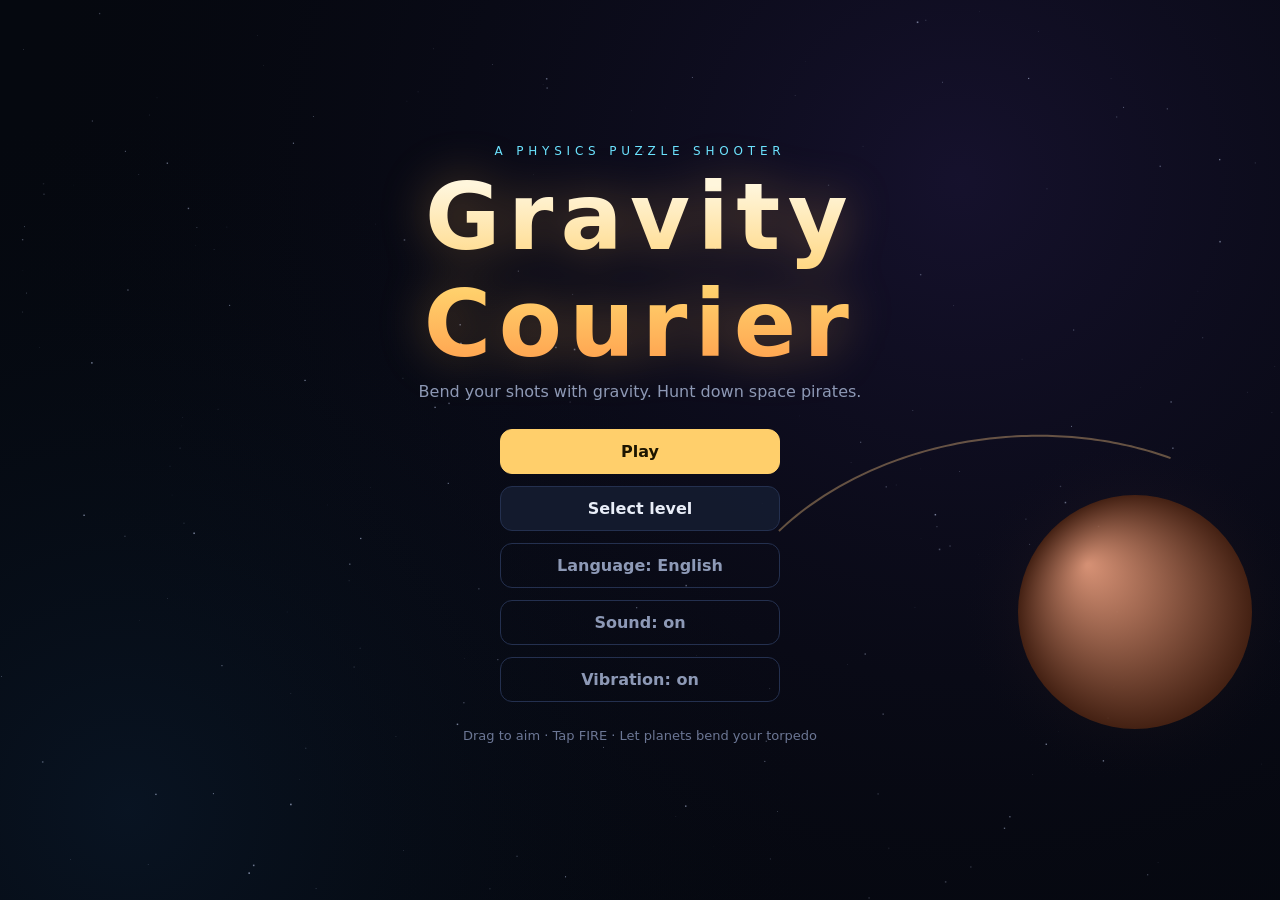
<file: index.html>
<!doctype html>
<html lang="zh-CN">
<head>
<meta charset="utf-8">
<meta name="viewport" content="width=device-width,initial-scale=1,maximum-scale=1,user-scalable=no,viewport-fit=cover">
<meta name="theme-color" content="#05080f">
<title>引力信使 · Gravity Courier</title>
<meta name="description" content="借行星引力让鱼雷拐弯的物理解谜射击游戏：12 章 48 关，电脑和手机浏览器里直接玩。">
<link rel="stylesheet" href="css/style.css">
<link rel="manifest" href="manifest.webmanifest">
<link rel="icon" type="image/png" sizes="32x32" href="icons/favicon-32.png">
<link rel="apple-touch-icon" href="icons/apple-touch-icon.png">
<meta name="application-name" content="引力信使">
<meta name="mobile-web-app-capable" content="yes">
<meta name="apple-mobile-web-app-capable" content="yes">
<meta name="apple-mobile-web-app-title" content="引力信使">
<meta name="apple-mobile-web-app-status-bar-style" content="black-translucent">
</head>
<body>
<canvas id="game"></canvas>

<!-- 游戏内 HUD。data-i18n / data-i18n-aria 的文字由 js/i18n.js 按当前语言填入 -->
<div id="hud" class="hidden">
  <div class="hud-left">
    <button class="icon-btn" id="btnPause" data-i18n-aria="ariaMenu">
      <svg viewBox="0 0 24 24"><path d="M4 6h16M4 12h16M4 18h16"/></svg>
    </button>
    <div class="hud-title">
      <div id="lvTitle"></div>
      <div id="lvSub"></div>
    </div>
  </div>
  <div id="ammo" data-i18n-aria="ariaAmmo"></div>
  <div class="hud-right">
    <button class="help-btn hidden" id="btnAwacs" data-i18n-aria="ariaAwacs">
      <svg viewBox="0 0 24 24"><path d="M12 3c.9 0 1.5.7 1.5 1.6V9l7.5 4.5V16l-7.5-2.3v4.1l2 1.5V21L12 20l-3.5 1v-1.7l2-1.5v-4.1L3 16v-2.5L10.5 9V4.6C10.5 3.7 11.1 3 12 3z"/></svg>
      <span data-i18n="awacsLabel"></span>
    </button>
    <button class="help-btn hidden" id="btnScope" data-i18n-aria="ariaScope">
      <svg viewBox="0 0 24 24"><circle cx="12" cy="12" r="7.5"/><circle cx="12" cy="12" r="1.6"/><path d="M12 1.5v5M12 17.5v5M1.5 12h5M17.5 12h5"/></svg>
      <span data-i18n="scopeLabel"></span>
    </button>
    <button class="icon-btn" id="btnRestart" data-i18n-aria="ariaRestart">
      <svg viewBox="0 0 24 24"><path d="M4 12a8 8 0 1 0 2.4-5.7M4 4v5h5"/></svg>
    </button>
    <button class="icon-btn" id="btnMute" data-i18n-aria="ariaSound"></button>
  </div>
</div>
<div id="toast" class="hidden"></div>
<div id="fastHint" class="hidden" data-i18n="fastHint"></div>

<!-- 瞄准控制：拖动画面粗调，按钮微调，点发射 -->
<div id="controls" class="hidden">
  <div class="ctl-row">
    <span class="ctl-label" data-i18n="angle"></span>
    <button class="ctl" id="angDown" data-i18n-aria="ariaAngDown">
      <svg viewBox="0 0 24 24"><path d="M9 4H4v5M4.6 9A8 8 0 1 1 6 17"/></svg>
    </button>
    <button class="ctl" id="angUp" data-i18n-aria="ariaAngUp">
      <svg viewBox="0 0 24 24"><path d="M15 4h5v5M19.4 9A8 8 0 1 0 18 17"/></svg>
    </button>
    <span class="ctl-val" id="roAng">0.0°</span>
  </div>
  <div class="ctl-row">
    <span class="ctl-label" data-i18n="power"></span>
    <button class="ctl" id="powDown" data-i18n-aria="ariaPowDown">
      <svg viewBox="0 0 24 24"><path d="M5 12h14"/></svg>
    </button>
    <button class="ctl" id="powUp" data-i18n-aria="ariaPowUp">
      <svg viewBox="0 0 24 24"><path d="M5 12h14M12 5v14"/></svg>
    </button>
    <span class="ctl-val" id="roPow">50%</span>
  </div>
  <button id="btnFire" class="fire"></button>
</div>

<!-- 标题 -->
<section id="title" class="screen">
  <div class="title-box">
    <div class="kicker" data-i18n="kicker"></div>
    <h1 data-i18n="title"></h1>
    <p class="tagline" data-i18n="tagline"></p>
    <div class="menu">
      <button class="btn primary" id="btnPlay"></button>
      <button class="btn" id="btnSelect" data-i18n="selectBtn"></button>
      <button class="btn ghost" id="btnLangTitle" data-i18n="lang"></button>
      <button class="btn ghost" id="btnMuteTitle"></button>
      <button class="btn ghost" id="btnVibeTitle"></button>
    </div>
    <p class="howto" data-i18n="howto"></p>
  </div>
</section>

<!-- 选关 -->
<section id="select" class="screen hidden">
  <div class="select-box">
    <div class="select-head">
      <button class="btn small" id="btnBackTitle" data-i18n="back"></button>
      <h2 data-i18n="selectTitle"></h2>
      <div id="starTotal"></div>
    </div>
    <div id="chapters"></div>
  </div>
</section>

<!-- 关卡介绍 -->
<section id="intro" class="overlay hidden">
  <div class="card">
    <div class="card-kicker" id="introNo"></div>
    <h3 id="introName"></h3>
    <p id="introTip"></p>
    <div class="card-foot" data-i18n="introFoot"></div>
  </div>
</section>

<!-- 结算 -->
<section id="result" class="overlay hidden">
  <div class="card">
    <div class="card-kicker" id="resNo"></div>
    <h3 id="resTitle"></h3>
    <div class="stars" id="resStars"></div>
    <p id="resInfo"></p>
    <div class="card-btns" id="resBtns"></div>
  </div>
</section>

<!-- 物理小卡片（盖在结算和选关页上面） -->
<section id="physCard" class="overlay hidden">
  <div class="card phys">
    <div class="card-kicker" id="pcKicker"></div>
    <h3 id="pcTitle"></h3>
    <div class="formula" id="pcFormula"></div>
    <div class="pc-body" id="pcBody"></div>
    <div class="real">
      <b id="pcRealLabel" data-i18n="cardReal"></b>
      <p id="pcReal"></p>
    </div>
    <div class="card-btns"><button class="btn primary" id="pcOk" data-i18n="cardOk"></button></div>
  </div>
</section>

<!-- 暂停 -->
<section id="pause" class="overlay hidden">
  <div class="card">
    <h3 data-i18n="pauseTitle"></h3>
    <div class="card-btns col">
      <button class="btn primary" id="btnResume" data-i18n="resume"></button>
      <button class="btn" id="btnPauseRestart" data-i18n="restartLevel"></button>
      <button class="btn" id="btnPauseSelect" data-i18n="selectLevel"></button>
      <button class="btn" id="btnPauseLang" data-i18n="lang"></button>
      <button class="btn" id="btnPauseVibe"></button>
      <button class="btn ghost" id="btnPauseTitle" data-i18n="backTitle"></button>
    </div>
  </div>
</section>

<script src="js/i18n.js"></script>
<script src="js/cards.js"></script>
<script src="js/physics.js"></script>
<script src="js/levels.js"></script>
<script src="js/audio.js"></script>
<script src="js/game.js"></script>
<script src="js/pwa.js"></script>
</body>
</html>
</file>
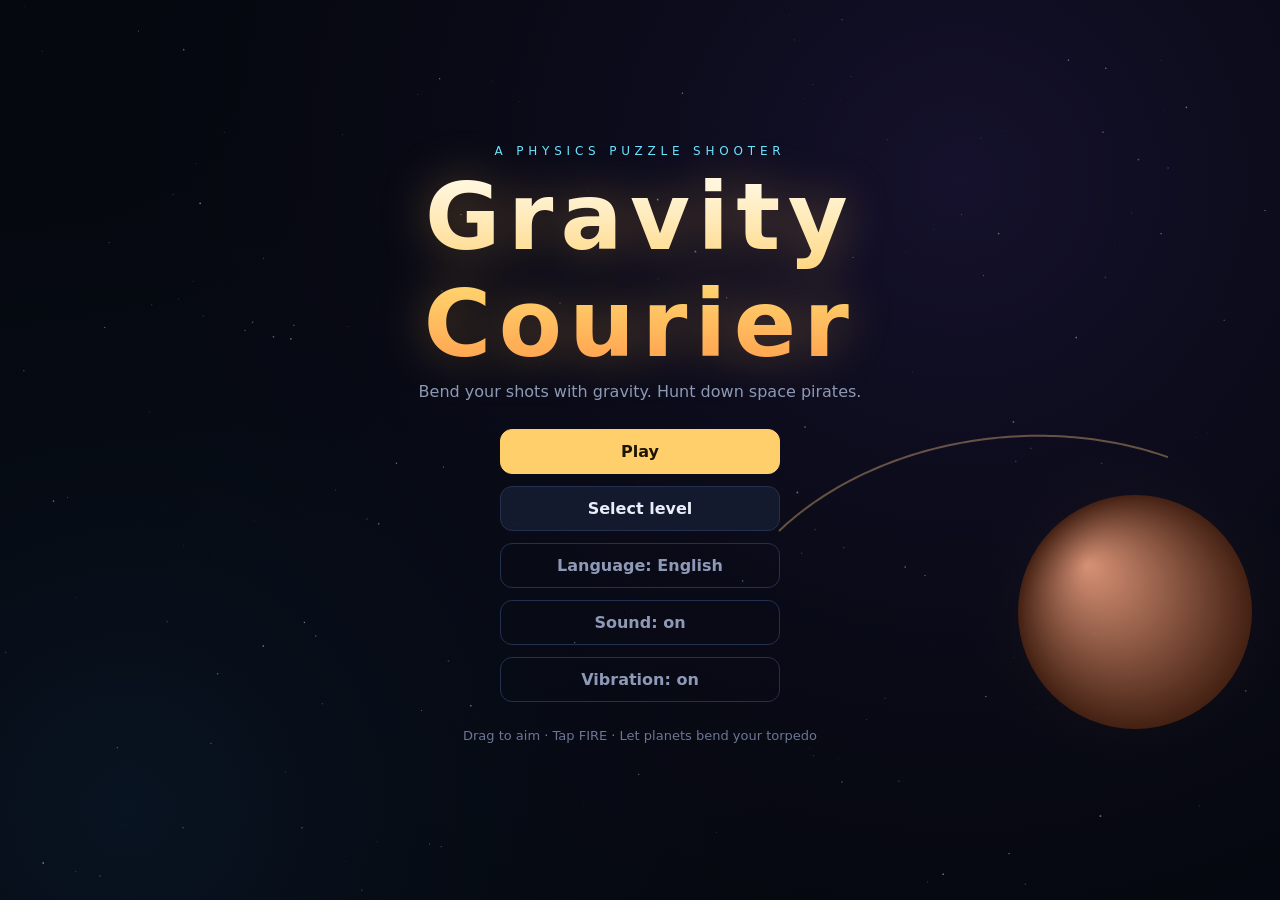
<file: docs/index.html>
<!doctype html>
<html lang="zh-CN">
<head>
<meta charset="utf-8">
<meta name="viewport" content="width=device-width,initial-scale=1,maximum-scale=1,user-scalable=no,viewport-fit=cover">
<meta name="theme-color" content="#05080f">
<title>引力信使 · Gravity Courier</title>
<meta name="description" content="借行星引力让鱼雷拐弯的物理解谜射击游戏：12 章 48 关，电脑和手机浏览器里直接玩。">
<style>
:root {
  --bg: #05080f;
  --panel: rgba(13, 19, 34, 0.92);
  --line: #24304f;
  --text: #e9eef8;
  --muted: #8d99b6;
  --gold: #ffcf6b;
  --cyan: #6be3ff;
  --red: #ff5a6a;
  --font: "PingFang SC", "Microsoft YaHei", "Noto Sans SC", "Hiragino Sans GB", system-ui, sans-serif;
}
* { box-sizing: border-box; -webkit-tap-highlight-color: transparent; }
html, body {
  margin: 0; height: 100%; overflow: hidden; background: var(--bg); color: var(--text);
  font-family: var(--font); user-select: none; -webkit-user-select: none; overscroll-behavior: none;
}
canvas#game { position: fixed; inset: 0; width: 100%; height: 100%; display: block; touch-action: none; }
.hidden { display: none !important; }

button { font-family: inherit; }
.btn {
  appearance: none; border: 1px solid var(--line); background: rgba(20, 28, 48, 0.9); color: var(--text);
  border-radius: 12px; padding: 12px 22px; font-size: 16px; font-weight: 600; cursor: pointer;
  transition: transform .12s, border-color .12s, background .12s;
}
.btn:hover { border-color: #3d4d78; }
.btn:active { transform: scale(0.97); }
.btn.primary { background: var(--gold); border-color: var(--gold); color: #1d1500; }
.btn.primary:hover { background: #ffd987; }
.btn.ghost { background: transparent; color: var(--muted); }
.btn.small { padding: 7px 14px; font-size: 14px; border-radius: 9px; }

/* HUD */
#hud {
  position: fixed; top: 0; left: 0; right: 0; height: 54px; padding: 8px max(12px, env(safe-area-inset-right)) 0 max(12px, env(safe-area-inset-left));
  display: flex; align-items: center; justify-content: space-between; gap: 10px; pointer-events: none;
}
#hud > * { pointer-events: auto; }
.hud-left, .hud-right { display: flex; align-items: center; gap: 10px; min-width: 0; }
.hud-title { min-width: 0; }
#lvTitle { font-weight: 800; font-size: 16px; white-space: nowrap; overflow: hidden; text-overflow: ellipsis; }
#lvSub { font-size: 12px; color: var(--muted); white-space: nowrap; }
.icon-btn {
  width: 38px; height: 38px; border-radius: 10px; border: 1px solid var(--line); background: rgba(13, 19, 34, 0.75);
  display: grid; place-items: center; cursor: pointer; padding: 0; color: var(--text);
}
.icon-btn:hover { border-color: #3d4d78; }
.icon-btn svg { width: 20px; height: 20px; fill: none; stroke: currentColor; stroke-width: 2; stroke-linecap: round; stroke-linejoin: round; }
.help-btn {
  height: 38px; border-radius: 10px; border: 1px solid rgba(123, 227, 160, .6); background: rgba(20, 50, 36, .8); color: #9ff0bf;
  display: flex; align-items: center; gap: 4px; padding: 0 10px 0 8px; cursor: pointer; font-family: inherit; font-size: 14px; font-weight: 700;
  animation: helpPulse 2s ease infinite;
}
.help-btn svg { width: 18px; height: 18px; fill: none; stroke: currentColor; stroke-width: 2; stroke-linecap: round; stroke-linejoin: round; }
.help-btn:disabled { opacity: .5; animation: none; cursor: default; }
.help-btn.on, .help-btn.on:disabled { opacity: 1; background: #7be3a0; color: #062012; border-color: #7be3a0; }
@keyframes helpPulse { 50% { box-shadow: 0 0 14px rgba(123, 227, 160, .45); } }
@media (max-height: 480px) { .help-btn { height: 32px; } }
@media (max-width: 760px) { .help-btn span { display: none; } .help-btn { padding: 0 9px; } }
.help-btn:not(:disabled):active svg { transform: scale(.85); }
.help-btn svg { transition: transform .1s; }
#btnScope.on svg { animation: spin 1.2s linear infinite; }
@keyframes spin { to { transform: rotate(360deg); } }
.fire.wait { background: #1d2844; color: #9ff0bf; border: 1px solid rgba(123, 227, 160, .5); box-shadow: none; font-size: 14px; letter-spacing: 0; white-space: nowrap; }
#ammo { display: flex; gap: 5px; align-items: center; }
#ammo i {
  display: block; width: 9px; height: 20px; border-radius: 5px; background: var(--gold);
  box-shadow: 0 0 8px rgba(255, 207, 107, .6);
}
#ammo i.used { background: #26304a; box-shadow: none; }
#ammo i.par { outline: 1px dashed rgba(255, 207, 107, .55); outline-offset: 2px; }

#toast {
  position: fixed; left: 50%; top: 18%; transform: translateX(-50%); pointer-events: none;
  font-size: clamp(15px, 3.6vw, 26px); font-weight: 800; letter-spacing: .06em; text-shadow: 0 0 18px rgba(0,0,0,.8);
  white-space: nowrap;
  animation: toast 1.8s ease forwards;
}
@keyframes toast { 0% { opacity: 0; transform: translate(-50%, 10px); } 15%, 70% { opacity: 1; transform: translate(-50%, 0); } 100% { opacity: 0; } }
#fastHint {
  position: fixed; bottom: max(14px, env(safe-area-inset-bottom)); left: 50%; transform: translateX(-50%);
  font-size: 12px; color: var(--muted); pointer-events: none; background: rgba(13,19,34,.7); padding: 4px 10px; border-radius: 99px;
}

/* 瞄准控制：横屏在右侧一列，竖屏在底部一行 */
#controls {
  position: fixed; right: 0; top: 56px; bottom: 0; width: 120px;
  padding: 10px max(10px, env(safe-area-inset-right)) max(14px, env(safe-area-inset-bottom)) 10px;
  display: flex; flex-direction: column; justify-content: flex-end; gap: 14px; touch-action: none;
}
.ctl-row { display: grid; grid-template-columns: 1fr 1fr; gap: 6px; align-items: center; }
.ctl-label { grid-column: 1 / -1; font-size: 11px; color: var(--muted); letter-spacing: .1em; }
.ctl-val { grid-column: 1 / -1; text-align: center; font-size: 13px; font-weight: 700; color: var(--gold); font-variant-numeric: tabular-nums; }
.ctl {
  height: 44px; border-radius: 12px; border: 1px solid var(--line); background: rgba(13, 19, 34, 0.85); color: var(--text);
  display: grid; place-items: center; cursor: pointer; padding: 0; touch-action: none;
}
.ctl:active { background: #1d2844; border-color: var(--gold); }
.ctl svg { width: 22px; height: 22px; fill: none; stroke: currentColor; stroke-width: 2.2; stroke-linecap: round; stroke-linejoin: round; }
.fire {
  height: 64px; border-radius: 18px; border: none; background: var(--gold); color: #1d1500; font-size: 18px; font-weight: 800;
  letter-spacing: .1em; cursor: pointer; box-shadow: 0 0 24px rgba(255, 207, 107, .35); touch-action: none; font-family: inherit;
  transition: transform .1s, background .1s;
}
.fire:active { transform: scale(.96); }
.fire.flying { background: #1d2844; color: var(--cyan); box-shadow: none; border: 1px solid var(--line); font-size: 15px; }
.fire.go { background: #7be3a0; color: #062012; box-shadow: 0 0 28px rgba(123, 227, 160, .7); animation: goPulse .4s ease infinite alternate; }
@keyframes goPulse { to { transform: scale(1.04); } }
#controls.busy .ctl, #controls.busy .ctl-val { opacity: .35; }
body.portrait #controls {
  top: auto; left: 0; width: auto; height: 118px; flex-direction: row; align-items: stretch; justify-content: center;
  padding: 8px max(12px, env(safe-area-inset-right)) max(10px, env(safe-area-inset-bottom)) max(12px, env(safe-area-inset-left));
}
body.portrait .ctl-row { flex: 1; max-width: 130px; align-content: center; }
body.portrait .fire { flex: 1.1; max-width: 150px; height: auto; }
@media (max-height: 480px) {
  #controls { top: 44px; gap: 8px; padding-bottom: max(8px, env(safe-area-inset-bottom)); }
  .ctl { height: 38px; }
  .fire { height: 52px; }
}

/* 全屏页 */
.screen { position: fixed; inset: 0; display: flex; align-items: center; justify-content: center; padding: 20px; }
.title-box { text-align: center; max-width: 520px; }
.kicker { font-size: 12px; letter-spacing: .4em; color: var(--cyan); }
h1 {
  font-size: clamp(48px, 11vw, 92px); margin: 6px 0 4px; font-weight: 900; letter-spacing: .08em;
  background: linear-gradient(180deg, #fff6dc 10%, #ffcf6b 60%, #ff9a4a); -webkit-background-clip: text; background-clip: text; color: transparent;
  filter: drop-shadow(0 0 24px rgba(255, 180, 80, .35));
}
.tagline { color: var(--muted); margin: 0 0 28px; font-size: 16px; }
.menu { display: flex; flex-direction: column; gap: 12px; width: min(280px, 80vw); margin: 0 auto; }
.howto { margin-top: 26px; font-size: 13px; color: #6c7795; }

.select-box { width: min(980px, 100%); max-height: 100%; overflow-y: auto; padding: 4px 2px 20px; }
.select-head { display: flex; align-items: center; gap: 14px; margin-bottom: 12px; position: sticky; top: 0; background: linear-gradient(var(--bg) 75%, transparent); padding: 6px 0 12px; z-index: 1; }
.select-head h2 { margin: 0; font-size: 22px; flex: 1; }
#starTotal { color: var(--gold); font-weight: 700; }
.chapter { margin-bottom: 18px; }
.chapter-head { display: flex; align-items: baseline; gap: 10px; margin-bottom: 8px; }
.chapter-head b { font-size: 16px; }
.chapter-head span { font-size: 13px; color: var(--muted); }
.lv-grid { display: grid; grid-template-columns: repeat(5, 1fr); gap: 10px; }
.lv {
  appearance: none; border: 1px solid var(--line); background: var(--panel); color: var(--text); border-radius: 12px;
  padding: 12px 10px; text-align: left; cursor: pointer; min-height: 78px; transition: border-color .12s, transform .12s;
}
.lv:hover:not(:disabled) { border-color: var(--gold); transform: translateY(-1px); }
.lv:disabled { opacity: .4; cursor: not-allowed; }
.lv .no { font-size: 12px; color: var(--muted); }
.lv .nm { display: block; font-weight: 700; font-size: 15px; margin: 2px 0 4px; }
.lv .st { font-size: 13px; letter-spacing: 2px; color: #2b3552; }
.lv .st b { color: var(--gold); font-weight: 400; }

/* 弹窗 */
.overlay { position: fixed; inset: 0; display: flex; align-items: center; justify-content: center; padding: 20px; background: rgba(3, 5, 10, .45); }
.card {
  width: min(420px, 100%); background: var(--panel); border: 1px solid var(--line); border-radius: 18px; padding: 24px 26px;
  text-align: center; box-shadow: 0 20px 60px rgba(0,0,0,.5); animation: pop .25s ease;
}
@keyframes pop { from { transform: scale(.94); opacity: 0; } to { transform: none; opacity: 1; } }
.card-kicker { font-size: 12px; letter-spacing: .2em; color: var(--cyan); }
.card h3 { margin: 6px 0 10px; font-size: 26px; }
.card p { color: #c9d2e6; font-size: 15px; line-height: 1.7; margin: 8px 0; }
.card-foot { margin-top: 16px; font-size: 13px; color: var(--muted); animation: blink 1.6s ease infinite; }
@keyframes blink { 50% { opacity: .4; } }
.card-btns { display: flex; gap: 10px; justify-content: center; margin-top: 18px; flex-wrap: wrap; }
.card-btns.col { flex-direction: column; }
.stars { font-size: 44px; letter-spacing: 8px; margin: 4px 0; color: #2b3552; }
.stars span { display: inline-block; }
.stars span.on { color: var(--gold); text-shadow: 0 0 16px rgba(255, 207, 107, .7); animation: star .45s cubic-bezier(.3, 1.6, .5, 1) backwards; }
@keyframes star { from { transform: scale(0) rotate(-40deg); } }

@media (max-width: 700px) {
  .lv-grid { grid-template-columns: repeat(3, 1fr); }
}
@media (max-height: 480px) {
  #hud { height: 44px; padding-top: 4px; }
  .icon-btn { width: 32px; height: 32px; }
  #lvTitle { font-size: 14px; }
  h1 { font-size: 48px; }
  .tagline { margin-bottom: 14px; }
  .menu { gap: 8px; }
  .btn { padding: 9px 18px; }
  .howto { margin-top: 12px; }
}

/* 物理小卡片 */
.card { max-height: calc(100% - 24px); overflow-y: auto; }
.card.phys { width: min(520px, 100%); text-align: left; border-color: rgba(107, 227, 255, .35); }
.card.phys h3 { margin-top: 4px; }
.formula {
  font-family: "Cambria Math", "STIX Two Math", "Times New Roman", serif; font-size: 20px; text-align: center;
  padding: 10px 12px; margin: 6px 0 12px; border-radius: 10px; background: rgba(107, 227, 255, .08); color: #bdf3ff;
  border: 1px solid rgba(107, 227, 255, .2); overflow-x: auto; white-space: nowrap;
}
.pc-body p { margin: 0 0 10px; }
.real { margin-top: 12px; padding: 10px 12px; border-radius: 10px; background: rgba(255, 207, 107, .08); border-left: 3px solid var(--gold); }
.real b { font-size: 12px; letter-spacing: .1em; color: var(--gold); }
.real p { margin: 4px 0 0; font-size: 14px; }
.card.phys .card-btns { justify-content: flex-end; }
.chapter-head { flex-wrap: wrap; }
.card-link {
  margin-left: auto; appearance: none; border: 1px solid rgba(107, 227, 255, .45); background: rgba(107, 227, 255, .08);
  color: var(--cyan); border-radius: 8px; padding: 3px 10px; font-size: 12px; font-family: inherit; cursor: pointer;
}
.card-link:hover { background: rgba(107, 227, 255, .16); }

/* 英文界面用西文字体（中文字体里的标点和字距不适合英文） */
html[lang="en"] { --font: "Segoe UI", system-ui, -apple-system, Roboto, "Helvetica Neue", Arial, "PingFang SC", "Microsoft YaHei", sans-serif; }
html[lang="en"] body, html[lang="en"] button { font-family: var(--font); }

</style>
<link rel="manifest" href="manifest.webmanifest">
<link rel="icon" type="image/png" sizes="32x32" href="icons/favicon-32.png">
<link rel="apple-touch-icon" href="icons/apple-touch-icon.png">
<meta name="application-name" content="引力信使">
<meta name="mobile-web-app-capable" content="yes">
<meta name="apple-mobile-web-app-capable" content="yes">
<meta name="apple-mobile-web-app-title" content="引力信使">
<meta name="apple-mobile-web-app-status-bar-style" content="black-translucent">
</head>
<body>
<canvas id="game"></canvas>

<!-- 游戏内 HUD。data-i18n / data-i18n-aria 的文字由 js/i18n.js 按当前语言填入 -->
<div id="hud" class="hidden">
  <div class="hud-left">
    <button class="icon-btn" id="btnPause" data-i18n-aria="ariaMenu">
      <svg viewBox="0 0 24 24"><path d="M4 6h16M4 12h16M4 18h16"/></svg>
    </button>
    <div class="hud-title">
      <div id="lvTitle"></div>
      <div id="lvSub"></div>
    </div>
  </div>
  <div id="ammo" data-i18n-aria="ariaAmmo"></div>
  <div class="hud-right">
    <button class="help-btn hidden" id="btnAwacs" data-i18n-aria="ariaAwacs">
      <svg viewBox="0 0 24 24"><path d="M12 3c.9 0 1.5.7 1.5 1.6V9l7.5 4.5V16l-7.5-2.3v4.1l2 1.5V21L12 20l-3.5 1v-1.7l2-1.5v-4.1L3 16v-2.5L10.5 9V4.6C10.5 3.7 11.1 3 12 3z"/></svg>
      <span data-i18n="awacsLabel"></span>
    </button>
    <button class="help-btn hidden" id="btnScope" data-i18n-aria="ariaScope">
      <svg viewBox="0 0 24 24"><circle cx="12" cy="12" r="7.5"/><circle cx="12" cy="12" r="1.6"/><path d="M12 1.5v5M12 17.5v5M1.5 12h5M17.5 12h5"/></svg>
      <span data-i18n="scopeLabel"></span>
    </button>
    <button class="icon-btn" id="btnRestart" data-i18n-aria="ariaRestart">
      <svg viewBox="0 0 24 24"><path d="M4 12a8 8 0 1 0 2.4-5.7M4 4v5h5"/></svg>
    </button>
    <button class="icon-btn" id="btnMute" data-i18n-aria="ariaSound"></button>
  </div>
</div>
<div id="toast" class="hidden"></div>
<div id="fastHint" class="hidden" data-i18n="fastHint"></div>

<!-- 瞄准控制：拖动画面粗调，按钮微调，点发射 -->
<div id="controls" class="hidden">
  <div class="ctl-row">
    <span class="ctl-label" data-i18n="angle"></span>
    <button class="ctl" id="angDown" data-i18n-aria="ariaAngDown">
      <svg viewBox="0 0 24 24"><path d="M9 4H4v5M4.6 9A8 8 0 1 1 6 17"/></svg>
    </button>
    <button class="ctl" id="angUp" data-i18n-aria="ariaAngUp">
      <svg viewBox="0 0 24 24"><path d="M15 4h5v5M19.4 9A8 8 0 1 0 18 17"/></svg>
    </button>
    <span class="ctl-val" id="roAng">0.0°</span>
  </div>
  <div class="ctl-row">
    <span class="ctl-label" data-i18n="power"></span>
    <button class="ctl" id="powDown" data-i18n-aria="ariaPowDown">
      <svg viewBox="0 0 24 24"><path d="M5 12h14"/></svg>
    </button>
    <button class="ctl" id="powUp" data-i18n-aria="ariaPowUp">
      <svg viewBox="0 0 24 24"><path d="M5 12h14M12 5v14"/></svg>
    </button>
    <span class="ctl-val" id="roPow">50%</span>
  </div>
  <button id="btnFire" class="fire"></button>
</div>

<!-- 标题 -->
<section id="title" class="screen">
  <div class="title-box">
    <div class="kicker" data-i18n="kicker"></div>
    <h1 data-i18n="title"></h1>
    <p class="tagline" data-i18n="tagline"></p>
    <div class="menu">
      <button class="btn primary" id="btnPlay"></button>
      <button class="btn" id="btnSelect" data-i18n="selectBtn"></button>
      <button class="btn ghost" id="btnLangTitle" data-i18n="lang"></button>
      <button class="btn ghost" id="btnMuteTitle"></button>
      <button class="btn ghost" id="btnVibeTitle"></button>
    </div>
    <p class="howto" data-i18n="howto"></p>
  </div>
</section>

<!-- 选关 -->
<section id="select" class="screen hidden">
  <div class="select-box">
    <div class="select-head">
      <button class="btn small" id="btnBackTitle" data-i18n="back"></button>
      <h2 data-i18n="selectTitle"></h2>
      <div id="starTotal"></div>
    </div>
    <div id="chapters"></div>
  </div>
</section>

<!-- 关卡介绍 -->
<section id="intro" class="overlay hidden">
  <div class="card">
    <div class="card-kicker" id="introNo"></div>
    <h3 id="introName"></h3>
    <p id="introTip"></p>
    <div class="card-foot" data-i18n="introFoot"></div>
  </div>
</section>

<!-- 结算 -->
<section id="result" class="overlay hidden">
  <div class="card">
    <div class="card-kicker" id="resNo"></div>
    <h3 id="resTitle"></h3>
    <div class="stars" id="resStars"></div>
    <p id="resInfo"></p>
    <div class="card-btns" id="resBtns"></div>
  </div>
</section>

<!-- 物理小卡片（盖在结算和选关页上面） -->
<section id="physCard" class="overlay hidden">
  <div class="card phys">
    <div class="card-kicker" id="pcKicker"></div>
    <h3 id="pcTitle"></h3>
    <div class="formula" id="pcFormula"></div>
    <div class="pc-body" id="pcBody"></div>
    <div class="real">
      <b id="pcRealLabel" data-i18n="cardReal"></b>
      <p id="pcReal"></p>
    </div>
    <div class="card-btns"><button class="btn primary" id="pcOk" data-i18n="cardOk"></button></div>
  </div>
</section>

<!-- 暂停 -->
<section id="pause" class="overlay hidden">
  <div class="card">
    <h3 data-i18n="pauseTitle"></h3>
    <div class="card-btns col">
      <button class="btn primary" id="btnResume" data-i18n="resume"></button>
      <button class="btn" id="btnPauseRestart" data-i18n="restartLevel"></button>
      <button class="btn" id="btnPauseSelect" data-i18n="selectLevel"></button>
      <button class="btn" id="btnPauseLang" data-i18n="lang"></button>
      <button class="btn" id="btnPauseVibe"></button>
      <button class="btn ghost" id="btnPauseTitle" data-i18n="backTitle"></button>
    </div>
  </div>
</section>

<script>
/* 引力信使 · 多语言（中文 / English）
 * t(key, params) 取当前语言的文字，{name} 会被 params 里的值替换。
 * 关卡和章节的英文名、提示放在 LEVEL_EN / CHAPTER_EN 里（关卡数据本身保持中文，求解器不需要文字）。
 */
(function (root) {
  'use strict';
  const STR = {
    zh: {
      title: '引力信使', kicker: 'GRAVITY COURIER',
      tagline: '以引力为弓，猎杀星海里的海盗船',
      play: '开始游戏', selectBtn: '选择关卡',
      howto: '拖拽瞄准 · 点「发射」 · 借行星引力让鱼雷拐弯',
      lang: '语言：中文',
      soundOn: '声音：开', soundOff: '声音：关', vibeOn: '震动：开', vibeOff: '震动：关',
      back: '← 返回', selectTitle: '选择关卡',
      introFoot: '点击任意处开始',
      pauseTitle: '暂停', resume: '继续', restartLevel: '重来本关', selectLevel: '选择关卡', backTitle: '回到标题',
      fastHint: '按住屏幕或「加速」键 3 倍速',
      angle: '角度', power: '力度', fire: '发射',
      ariaMenu: '菜单', ariaRestart: '重来', ariaSound: '声音', ariaAmmo: '剩余鱼雷',
      ariaAngDown: '逆时针微调角度', ariaAngUp: '顺时针微调角度', ariaPowDown: '减小力度', ariaPowUp: '增大力度',
      awacsLabel: '预警机', scopeLabel: '自动瞄准',
      ariaAwacs: '呼叫预警机：显示完整辅助线（本次最多 2 星）', ariaScope: '自动瞄准（本次最多 1 星）',

      replay1: '重玩第 1 关', startGame: '开始游戏', continueLv: '继续 · 第 {lv} 关',
      chapterHead: '第 {n} 章 · {name}', locked: '未解锁',
      introNo: '第 {lv} 关 · 第 {n} 章「{ch}」',
      hudSub: '海盗 {a}/{t} · 三星 ≤ {shots}',
      holdSpeed: '按住加速', locking: '锁定中…', fireIn: '{s} 秒后发射', fireNow: '现在发射！',
      early: '早了 {s} 秒', late: '晚了 {s} 秒',
      awacsArrived: '预警机已到达：完整辅助线，线变绿就能命中',
      noRoute: '剩下的鱼雷找不到航线了，点「重来」再试',
      lockedMoving: '已锁定：等「发射」键变绿再按', lockedStatic: '已锁定：点「发射」',
      doubleKill: '双杀！', combo: '{n} 连击！', bossDown: '母舰击沉！', kill: '击毁',
      bossHit: '母舰受损 · 剩余 {hp}', blocked: '被护盾挡下', civHit: '误伤民船！', split: '潮汐撕裂！',
      lostTorp: '鱼雷飞出了星区',
      resNo: '第 {lv} 关 · {name}',
      allClear: '全部星区肃清', cleared: '海域肃清',
      allClearInfo: '航道恢复了平静，信使号可以继续送货了。本关用了 {n} 发鱼雷。',
      helpedInfo: '用了{tool}，这次最多 {cap} 星。不用求助再通关一次，最多能拿 3 星（≤ {shots}）。',
      toolScope: '自动瞄准', toolAwacs: '预警机',
      usedInfo: '用了 {n} 发鱼雷 · 三星需要 ≤ {shots}', tryBetter: '，再试试更漂亮的打法？',
      next: '下一关', replay: '重玩', viewAll: '查看全部关卡', levels: '选关',
      newChapter: '解锁新章节「{ch}」！',
      civFailTitle: '误伤民船', outOfAmmo: '鱼雷耗尽',
      civFail: '鱼雷击中了民用货船，任务失败。', escaped: '海盗船逃走了。',
      helpHint: '卡住了可以呼叫预警机看完整辅助线（最多 2 星），或用自动瞄准（最多 1 星）。',
      retryHint: '看看虚线留下的上一发轨迹，微调角度和力度再来。',
      retry: '重试', callAwacs: '呼叫预警机', autoAim: '自动瞄准',
      relock: '错过时机，重新锁定…',
      powerPct: '力度 {p}%', dragHint: '在任意位置拖动来瞄准，再点「发射」',
      cardKicker: '物理小卡片 · 第 {n} 章', cardReal: '真实世界', cardOk: '知道了', cardBtn: '物理小卡片',
      cardNew: '新的物理小卡片 · 第 {n} 章',
    },
    en: {
      title: 'Gravity Courier', kicker: 'A PHYSICS PUZZLE SHOOTER',
      tagline: 'Bend your shots with gravity. Hunt down space pirates.',
      play: 'Play', selectBtn: 'Select level',
      howto: 'Drag to aim · Tap FIRE · Let planets bend your torpedo',
      lang: 'Language: English',
      soundOn: 'Sound: on', soundOff: 'Sound: off', vibeOn: 'Vibration: on', vibeOff: 'Vibration: off',
      back: '← Back', selectTitle: 'Select level',
      introFoot: 'Tap anywhere to start',
      pauseTitle: 'Paused', resume: 'Resume', restartLevel: 'Restart level', selectLevel: 'Select level', backTitle: 'Back to title',
      fastHint: 'Hold the screen or the Speed button for 3× speed',
      angle: 'ANGLE', power: 'POWER', fire: 'FIRE',
      ariaMenu: 'Menu', ariaRestart: 'Restart', ariaSound: 'Sound', ariaAmmo: 'Torpedoes left',
      ariaAngDown: 'Rotate aim counterclockwise', ariaAngUp: 'Rotate aim clockwise', ariaPowDown: 'Less power', ariaPowUp: 'More power',
      awacsLabel: 'AWACS', scopeLabel: 'Auto-aim',
      ariaAwacs: 'Call AWACS: show the full guide line (max 2 stars this run)', ariaScope: 'Auto-aim (max 1 star this run)',

      replay1: 'Replay level 1', startGame: 'Play', continueLv: 'Continue · Level {lv}',
      chapterHead: 'Chapter {n} · {name}', locked: 'Locked',
      introNo: 'Level {lv} · Chapter {n}: {ch}',
      hudSub: 'Pirates {a}/{t} · 3★ ≤ {shots}',
      holdSpeed: 'HOLD ×3', locking: 'Locking…', fireIn: 'Fire in {s}s', fireNow: 'FIRE NOW!',
      early: '{s}s too early', late: '{s}s too late',
      awacsArrived: 'AWACS on station: full guide line. Green means hit.',
      noRoute: 'No hitting route with the torpedoes left. Tap Restart.',
      lockedMoving: 'Locked on. Fire when the button turns green.', lockedStatic: 'Locked on. Tap FIRE.',
      doubleKill: 'Double kill!', combo: '{n}× combo!', bossDown: 'Mothership down!', kill: 'Destroyed',
      bossHit: 'Mothership hit · {hp} left', blocked: 'Blocked by shield', civHit: 'Civilian ship hit!', split: 'Tidal split!',
      lostTorp: 'Torpedo left the sector',
      resNo: 'Level {lv} · {name}',
      allClear: 'All sectors cleared', cleared: 'Sector cleared',
      allClearInfo: 'The space lanes are safe again, and the courier is back in business. Torpedoes used: {n}.',
      helpedInfo: 'You used {tool}, so this run is capped at {cap}★. Clear it without help for up to 3★ (≤ {shots}).',
      toolScope: 'auto-aim', toolAwacs: 'AWACS',
      usedInfo: 'Torpedoes used: {n} · 3★ needs ≤ {shots}', tryBetter: '. Can you find a cleaner shot?',
      next: 'Next', replay: 'Replay', viewAll: 'All levels', levels: 'Levels',
      newChapter: 'New chapter unlocked: {ch}!',
      civFailTitle: 'Civilian ship hit', outOfAmmo: 'Out of torpedoes',
      civFail: 'Your torpedo hit a civilian freighter. Mission failed. ', escaped: 'The pirates got away. ',
      helpHint: 'Stuck? Call AWACS for the full guide line (max 2★), or use auto-aim (max 1★).',
      retryHint: 'Check the dashed trail of your last shot, then nudge the angle and power.',
      retry: 'Retry', callAwacs: 'Call AWACS', autoAim: 'Auto-aim',
      relock: 'Missed the window. Locking on again…',
      powerPct: 'Power {p}%', dragHint: 'Drag anywhere to aim, then tap FIRE',
      cardKicker: 'Physics card · Chapter {n}', cardReal: 'In the real world', cardOk: 'Got it', cardBtn: 'Physics card',
      cardNew: 'New physics card · Chapter {n}',
    },
  };

  const CHAPTER_EN = [
    { name: 'First Hunt', desc: 'Let a planet\'s gravity bend your torpedo' },
    { name: 'Rubble Belt', desc: 'Asteroids stop torpedoes. Find the gaps.' },
    { name: 'Patrol Fleet', desc: 'Moving pirates and shielded ships' },
    { name: 'Singularity', desc: 'Black holes and wormholes' },
    { name: 'Mothership', desc: 'Sink the first mothership' },
    { name: 'Repulsor Stars', desc: 'Stars that push your torpedo away' },
    { name: 'Mirrors', desc: 'Torpedoes bounce off mirrors' },
    { name: 'Escort', desc: 'Don\'t hit the freighters. Sink the flagship.' },
    { name: 'Gravity Assist', desc: 'Borrow speed from an orbiting planet' },
    { name: 'Magnetic Fields', desc: 'Lorentz force: faster torpedoes turn wider' },
    { name: 'Tidal Split', desc: 'Cross the Roche limit and the torpedo splits in two' },
    { name: 'Momentum', desc: 'Knock asteroids into the pirates' },
  ];

  const LEVEL_EN = {
    1: ['Slingshot', 'Drag anywhere to aim, like pulling back a slingshot. The dotted line shows where the torpedo will go. Tap FIRE when you\'re happy. Planets pull your torpedo, so you can curve around them to hit the pirate.'],
    2: ['Moon Shadow', 'The pirate is hiding right behind the planet, so a straight shot won\'t work. Try skimming past above or below it.'],
    3: ['Twin Planets'],
    4: ['Boomerang', 'The pirate is behind you. Send the torpedo around the planet and back.'],
    5: ['Two Birds', 'Torpedoes keep flying after destroying a small pirate ship. Take out two with one shot!'],
    6: ['The Gap', 'Asteroids have no gravity, but they will shatter your torpedo.'],
    7: ['Stone Forest'],
    8: ['Triple'],
    9: ['Bunker', 'The pirate is tucked behind rubble. The only opening is at the top.'],
    10: ['Patrol', 'This pirate patrols up and down. Time your shot.'],
    11: ['Shield Ship', 'Shield ships have a shield on the front (the blue arc). Hit them from the side or from behind.'],
    12: ['Orbiting Sentry'],
    13: ['Mixed Fleet'],
    14: ['Black Hole', 'A black hole is tiny but its gravity is fierce. Fall in and the torpedo is gone; skim past and it whips around a sharp turn.'],
    15: ['Wormhole', 'A torpedo that enters one wormhole comes out of the other with the same speed.'],
    16: ['Event Horizon'],
    17: ['Lost Way'],
    18: ['Escort Ring'],
    19: ['Blockade', 'Shield ships are lined up facing you. Find a way around to their backs.'],
    20: ['Mothership', 'The mothership takes 3 hits, its shield slowly rotates, and it swallows torpedoes. Clear the escort first, then wait for a gap in the shield.'],
    21: ['Repulsor', 'Cyan repulsor stars do the opposite of planets: they push torpedoes away. Shoot close past one and it flicks the torpedo outward.'],
    22: ['Bounce Back', 'The pirate is right above you, behind the rubble. Fire slowly at the repulsor star and it will push the torpedo back.'],
    23: ['Repulsor Corridor'],
    24: ['Push and Pull'],
    25: ['Mirror', 'The silver line is a mirror. Torpedoes bounce off it like a billiard ball. Use it to get past the wall.'],
    26: ['Double Bounce'],
    27: ['Pinball'],
    28: ['Ping-Pong', 'Bounce between the two mirrors and plan the exit.'],
    29: ['Friendly Fire', 'The blue ship is a civilian freighter. Hit it and the mission fails. Curve around it using the planet.'],
    30: ['Convoy', 'Freighters are crossing back and forth. Wait for a gap.'],
    31: ['Hostages', 'Freighters flank the shield ship. Use the repulsor star behind it to push the torpedo into its back.'],
    32: ['Pirate Flagship', 'The final battle. The flagship takes 3 hits and its shield rotates. Watch the freighter, and use the mirrors and the repulsor star.'],
    33: ['Hitchhiker', 'The outer planet orbits the star. Pass just behind it and it flings your torpedo faster. Spacecraft use this trick too: it\'s called a gravity assist.'],
    34: ['Two Orbits'],
    35: ['Retrograde', 'The pirate hides right behind the star. The outer planet orbits the other way; use it to swing the torpedo around.'],
    36: ['Crossing Point'],
    37: ['Deflection', 'The purple area is a magnetic field. Your charged torpedo keeps turning inside it but never changes speed. The faster it flies, the wider it turns.'],
    38: ['U-Turn', 'The pirate is above you, behind the rubble. Let the strong field swing the torpedo around in a big loop.'],
    39: ['Speed Selector', 'In the same field, slow torpedoes turn tight circles and fast ones turn wide. Each pirate needs a different power.'],
    40: ['Twin Fields', 'The two fields point in opposite directions, so the torpedo traces an S-curve.'],
    41: ['Split', 'The red dashed ring around the black hole is the Roche limit. Once a torpedo crosses it, tidal forces tear it into two that fly apart.'],
    42: ['Roche'],
    43: ['Split Mirror', 'The two halves go their own ways, and one can still bounce off the mirror.'],
    44: ['Trident', 'Two Roche limits: split twice for three or four torpedoes.'],
    45: ['Billiards', 'Warm-colored asteroids can be pushed. Hit one and momentum carries it forward to smash the pirate for you (your torpedo bounces back a little).'],
    46: ['Cut Shot', 'Hit an asteroid on its side and it flies off along the line between the two centers.'],
    47: ['Newton\'s Cradle', 'A row of asteroids passes the momentum down the line, one to the next.'],
    48: ['Gravity Billiards', 'Knocked asteroids feel gravity too, so they fly in curves.'],
  };

  let cur = 'zh';
  const fill = (s, p) => p ? s.replace(/\{(\w+)\}/g, (_, k) => (p[k] !== undefined ? p[k] : '')) : s;
  function t(key, p) {
    const s = (STR[cur] && STR[cur][key] !== undefined) ? STR[cur][key] : (STR.zh[key] !== undefined ? STR.zh[key] : key);
    return fill(s, p);
  }
  const en = () => cur === 'en';
  root.I18N = {
    t,
    get lang() { return cur; },
    set(l) { cur = STR[l] ? l : 'zh'; },
    detect() { return /^zh/i.test(navigator.language || '') ? 'zh' : 'en'; },
    chName: (c, i) => en() && CHAPTER_EN[i] ? CHAPTER_EN[i].name : c.name,
    chDesc: (c, i) => en() && CHAPTER_EN[i] ? CHAPTER_EN[i].desc : c.desc,
    lvName: L => en() && LEVEL_EN[L.id] ? LEVEL_EN[L.id][0] : L.name,
    shots: n => en() ? (n === 1 ? '1 shot' : `${n} shots`) : `${n} 发`,
    lvTip: L => en() && LEVEL_EN[L.id] ? (LEVEL_EN[L.id][1] || '') : (L.tip || ''),
    // 静态文字：data-i18n 设置文本，data-i18n-aria 设置 aria-label 和 title
    applyStatic() {
      document.querySelectorAll('[data-i18n]').forEach(el => { el.textContent = t(el.dataset.i18n); });
      document.querySelectorAll('[data-i18n-aria]').forEach(el => { const v = t(el.dataset.i18nAria); el.setAttribute('aria-label', v); el.title = v; });
      document.documentElement.lang = cur === 'zh' ? 'zh-CN' : 'en';
      document.title = t('title');
    },
  };
})(window);

</script>
<script>
/* 引力信使 · 物理小卡片（每章一张，章节通关时弹出，选关页可以重看）
 * title 标题 · formula 公式（可选） · body 原理（若干段） · real 真实世界的例子
 */
(function (root) {
  'use strict';
  root.CARDS = [
    { // 第 1 章 初次狩猎
      zh: { title: '万有引力', formula: 'F = G · m₁m₂ / r²',
        body: ['任何两个有质量的物体都在互相吸引。距离越近，引力越大：距离缩短一半，引力变成 4 倍，这叫「平方反比」。',
          '鱼雷飞过行星时，每一刻都被往行星那边拉一点，所以走出的是一条弧线，而不是直线。'],
        real: '月亮绕着地球转、地球绕着太阳转，都是引力把直线运动「拐」成了轨道。牛顿用同一条定律，同时解释了苹果落地和行星运行。' },
      en: { title: 'Universal gravitation', formula: 'F = G · m₁m₂ / r²',
        body: ['Every two objects with mass pull on each other. The closer they are, the stronger the pull: halve the distance and the force becomes 4 times as strong. This is called an inverse-square law.',
          'As your torpedo passes a planet, it is tugged toward it a little at every moment, so it flies in a curve instead of a straight line.'],
        real: 'The Moon circles the Earth and the Earth circles the Sun because gravity keeps bending their straight-line motion into orbits. Newton used one law to explain both a falling apple and the planets.' },
    },
    { // 第 2 章 碎石带
      zh: { title: '惯性（牛顿第一定律）', formula: '合力 = 0  ⇒  速度不变',
        body: ['不受外力时，运动的物体会保持原来的速度和方向，一直飞下去。',
          '碎石几乎没有引力，所以在空旷的地方鱼雷走的是直线，直到撞上什么东西。太空里没有空气阻力，它不会自己慢下来。'],
        real: '真实的小行星带其实非常空旷，相邻的小行星通常相隔几十万公里以上。探测器穿过它时，几乎不用担心撞上。' },
      en: { title: 'Inertia (Newton\'s first law)', formula: 'Net force = 0  ⇒  velocity stays the same',
        body: ['With no force acting on it, a moving object keeps the same speed and direction forever.',
          'Rubble has almost no gravity, so in open space your torpedo flies straight until it hits something. There is no air in space to slow it down.'],
        real: 'The real asteroid belt is mostly empty: neighboring asteroids are usually hundreds of thousands of kilometers apart. Spacecraft fly through it without worrying about collisions.' },
    },
    { // 第 3 章 巡逻舰队
      zh: { title: '相对运动与提前量', formula: '鱼雷到达时间 = 目标到达时间',
        body: ['目标在动的时候，要瞄准它「将来」会在的位置，而不是它现在的位置。',
          '只有鱼雷和目标同一时刻到达同一个点才算命中，所以时机和角度一样重要。'],
        real: '飞往火星要等「发射窗口」：地球和火星的相对位置大约每 26 个月才合适一次，错过就要再等两年多。' },
      en: { title: 'Relative motion and leading the target', formula: 'torpedo arrival time = target arrival time',
        body: ['When the target is moving, aim for where it will be, not where it is now.',
          'A hit only happens if the torpedo and the target reach the same point at the same moment, so timing matters as much as angle.'],
        real: 'Missions to Mars wait for a launch window: Earth and Mars line up well only about once every 26 months. Miss it and you wait more than two years.' },
    },
    { // 第 4 章 奇点
      zh: { title: '黑洞与事件视界', formula: '史瓦西半径 Rₛ = 2GM / c²',
        body: ['黑洞把巨大的质量压缩在极小的空间里，越靠近，引力增大得越快。越过「事件视界」之后，连光都逃不出来。',
          '虫洞是广义相对论允许存在的理论结构（爱因斯坦-罗森桥），能把两处时空连起来，但至今没有观测证据。'],
        real: '2019 年，事件视界望远镜公布了人类拍到的第一张黑洞照片，拍的是 M87 星系中心的超大质量黑洞。' },
      en: { title: 'Black holes and the event horizon', formula: 'Schwarzschild radius Rₛ = 2GM / c²',
        body: ['A black hole packs an enormous mass into a tiny space, so its gravity grows very fast as you get closer. Past the event horizon, not even light can escape.',
          'Wormholes are structures that general relativity allows in theory (Einstein–Rosen bridges). They would connect two places in spacetime, but none has ever been observed.'],
        real: 'In 2019 the Event Horizon Telescope released the first image of a black hole: the supermassive black hole at the center of the galaxy M87.' },
    },
    { // 第 5 章 海盗母舰
      zh: { title: '逃逸速度', formula: 'v = √(2GM / r)',
        body: ['离开一个天体，需要足够快的速度才能挣脱它的引力。',
          '速度不够的鱼雷会被拉回来，绕着行星打转，甚至直接坠落；速度够快才能甩开它，飞向远处的目标。'],
        real: '从地球表面出发，速度要达到约 11.2 公里每秒才能彻底摆脱地球的引力，大约是子弹速度的十几倍。' },
      en: { title: 'Escape velocity', formula: 'v = √(2GM / r)',
        body: ['To leave a planet behind, you need enough speed to break free of its gravity.',
          'A torpedo that is too slow gets pulled back, loops around the planet or crashes into it. Only a fast enough torpedo can shake it off and reach a distant target.'],
        real: 'Leaving Earth for good takes about 11.2 km per second from the surface, more than ten times faster than a rifle bullet.' },
    },
    { // 第 6 章 斥力星
      zh: { title: '平方反比的斥力', formula: '库仑定律 F = k · q₁q₂ / r²',
        body: ['现实中没有会推开东西的「负质量」星球，但同种电荷会互相排斥，而且规律和引力一样，是平方反比。',
          '所以带同种电荷的粒子冲向另一个电荷时，会像游戏里的鱼雷一样被掀开，正面冲过去甚至会被弹回来。'],
        real: '1911 年，卢瑟福用 α 粒子轰击金箔，发现极少数粒子被几乎原路弹回。这说明原子中心有一个又小又重、带正电的原子核。' },
      en: { title: 'Inverse-square repulsion', formula: 'Coulomb\'s law F = k · q₁q₂ / r²',
        body: ['There are no “negative-mass” stars that push things away, but like electric charges repel each other, and the force follows the same inverse-square law as gravity.',
          'A charged particle flying at another like charge gets flicked aside just like your torpedo, and a head-on approach can bounce it straight back.'],
        real: 'In 1911 Rutherford fired alpha particles at gold foil, and a tiny fraction bounced almost straight back. That revealed a small, heavy, positively charged nucleus at the center of every atom.' },
    },
    { // 第 7 章 反射镜
      zh: { title: '反射定律', formula: '入射角 = 反射角',
        body: ['撞上镜面时，垂直于镜面的速度分量反向，平行于镜面的分量不变，所以速率不变，只改方向。',
          '光、台球、游戏里的鱼雷，遵守的都是同一个规律。'],
        real: '阿波罗宇航员在月面放了反射器，科学家至今还在用激光照射它们，测量地月距离，精度达到厘米级。' },
      en: { title: 'Law of reflection', formula: 'angle of incidence = angle of reflection',
        body: ['When something hits a mirror, the part of its velocity perpendicular to the mirror reverses while the part along the mirror stays the same. The speed is unchanged; only the direction flips.',
          'Light, billiard balls and your torpedo all follow the same rule.'],
        real: 'Apollo astronauts left reflectors on the Moon. Scientists still bounce lasers off them to measure the Earth–Moon distance to within centimeters.' },
    },
    { // 第 8 章 护航
      zh: { title: '混沌与敏感依赖', formula: '微小的初始差别  →  巨大的结果差别',
        body: ['只有一个天体时，轨道很好预测。几个天体同时起作用时，发射角度差 0.1°，结果就可能完全不同。',
          '这就是混沌：系统本身完全确定，却对初始条件极其敏感。著名的「三体问题」一般没有通用的解析解。'],
        real: '天文学家对小行星轨道的精确预报只能覆盖有限的时间，越往后误差越大，所以需要不断观测、不断修正。' },
      en: { title: 'Chaos and sensitive dependence', formula: 'tiny difference at the start  →  huge difference at the end',
        body: ['With one body, orbits are easy to predict. With several bodies pulling at once, changing the launch angle by 0.1° can send the torpedo somewhere completely different.',
          'That is chaos: the system is fully deterministic, yet extremely sensitive to its starting conditions. The famous three-body problem has no general closed-form solution.'],
        real: 'Astronomers can only predict asteroid orbits precisely for a limited time. The error grows the further ahead they look, so they keep observing and updating.' },
    },
    { // 第 9 章 引力弹弓
      zh: { title: '引力助推（引力弹弓）', formula: '速度增量最多约为行星速度的 2 倍',
        body: ['站在行星上看，鱼雷飞进来和飞出去的速度一样快；但行星本身在公转，换回恒星的视角，鱼雷就「借」走了一点行星的速度。',
          '从行星身后掠过会加速，从前方掠过会减速。行星损失的那一点速度小到完全察觉不到。'],
        real: '旅行者 2 号先后借助木星、土星、天王星和海王星的引力弹弓，是至今唯一飞掠过天王星和海王星的探测器。' },
      en: { title: 'Gravity assist (slingshot)', formula: 'speed gain up to about 2× the planet\'s speed',
        body: ['Seen from the planet, the torpedo leaves as fast as it arrived. But the planet itself is moving around the star, so from the star\'s point of view the torpedo has borrowed some of the planet\'s speed.',
          'Passing behind a planet speeds you up; passing in front slows you down. The planet loses so little speed that it never notices.'],
        real: 'Voyager 2 used gravity assists from Jupiter, Saturn, Uranus and Neptune. It is still the only spacecraft ever to fly past Uranus and Neptune.' },
    },
    { // 第 10 章 磁场
      zh: { title: '洛伦兹力', formula: 'F = qv × B，半径 r = mv / (qB)',
        body: ['带电粒子在磁场里受的力，始终垂直于它的运动方向，所以只改方向、不改速率，在磁场里画圆。',
          '速度越快，圆的半径越大；所以游戏里同一个磁场，慢鱼雷转小圈，快鱼雷转大圈。'],
        real: '极光就是这样产生的：太阳风里的带电粒子被地球磁场引导，沿着磁感线冲进两极的高层大气，撞击气体发出光。' },
      en: { title: 'Lorentz force', formula: 'F = qv × B,  radius r = mv / (qB)',
        body: ['The force a magnetic field puts on a charged particle is always perpendicular to its motion. It changes the direction but never the speed, so the particle moves in a circle.',
          'The faster it goes, the bigger the circle. That\'s why, in the same field, slow torpedoes turn tight loops and fast ones turn wide.'],
        real: 'This is how auroras happen: charged particles in the solar wind are steered by Earth\'s magnetic field toward the poles, where they slam into the upper atmosphere and make it glow.' },
    },
    { // 第 11 章 潮汐撕裂
      zh: { title: '潮汐力与洛希极限', formula: '近侧引力 − 远侧引力 = 潮汐力',
        body: ['靠近大质量天体时，物体离它近的一侧受的引力比远的一侧大，这个差会把物体拉长。',
          '离得太近、越过「洛希极限」时，物体自身的引力再也拉不住自己，就会被撕开。'],
        real: '1992 年，苏梅克-列维 9 号彗星飞过木星时被潮汐力撕成 20 多块，1994 年这些碎块接连撞上了木星。科学家认为，土星环也可能是这样形成的。' },
      en: { title: 'Tidal forces and the Roche limit', formula: 'pull on the near side − pull on the far side = tidal force',
        body: ['Near a massive body, the side of an object facing it is pulled harder than the far side, and that difference stretches the object.',
          'Get too close, past the Roche limit, and the object\'s own gravity can no longer hold it together, so it gets torn apart.'],
        real: 'In 1992 comet Shoemaker–Levy 9 passed close to Jupiter and was torn into more than 20 pieces. In 1994 the fragments slammed into Jupiter one after another. Saturn\'s rings may have formed in a similar way.' },
    },
    { // 第 12 章 动量碰撞
      zh: { title: '动量守恒与弹性碰撞', formula: 'm₁v₁ + m₂v₂ = m₁v₁′ + m₂v₂′',
        body: ['碰撞前后，系统的总动量不变。弹性碰撞里，总动能也不变。',
          '两个质量相同的物体正面相撞，会完全交换速度，这就是牛顿摆的原理。小行星比鱼雷重，所以鱼雷会被弹回一部分。'],
        real: '2022 年，NASA 的 DART 探测器撞击小行星「迪莫弗斯」，让它绕主星一圈的时间缩短了约 32 分钟，第一次证明人类能改变小行星的轨道。' },
      en: { title: 'Conservation of momentum', formula: 'm₁v₁ + m₂v₂ = m₁v₁′ + m₂v₂′',
        body: ['The total momentum of a system is the same before and after a collision. In an elastic collision, the total kinetic energy is conserved too.',
          'When two equal masses collide head-on, they swap velocities completely. That\'s how a Newton\'s cradle works. The asteroids are heavier than your torpedo, so the torpedo bounces back a little.'],
        real: 'In 2022 NASA\'s DART spacecraft crashed into the asteroid Dimorphos and shortened its orbit around its parent asteroid by about 32 minutes, the first time humans changed an asteroid\'s path.' },
    },
  ];
})(window);

</script>
<script>
/* 引力信使 · 物理核心
 * 游戏、预测线、求助和关卡求解器（tools/solve.js）共用这一份代码，保证结果一致。
 * 世界坐标固定为 1600 x 900，固定步长积分，同样的输入永远得到同样的轨迹。
 *
 * 一次发射是一个 shot：里面可能有多枚鱼雷（潮汐撕裂会一分为二），
 * 被撞飞的小行星（puck）记在 state 里，也会接着飞，直到全部停下这次发射才结束。
 * 调用方式：每一步先 state.t += DT，再 stepShot(level, state, shot, DT, events)。
 */
(function (root) {
  'use strict';
  const W = 1600, H = 900;
  const G = 3200;                 // 行星质量 = G * r^2 * 密度
  const DT = 1 / 240;             // 固定步长
  const MAX_SPEED = 720;          // 满力度发射速度（px/s）
  const MAX_TIME = 10;            // 鱼雷/被撞飞的小行星最长飞行时间
  const SHIELD_HALF = 70 * Math.PI / 180;
  const SHIELD_GAP = 14;          // 护盾弧离船体的距离
  const CIV_R = 26;               // 民用货船的碰撞半径
  const TORP_MASS = 1;            // 鱼雷质量（和可推动小行星做弹性碰撞时用）
  const KINDS = {
    scout: { r: 22, hp: 1 },
    shield: { r: 26, hp: 1 },
    boss: { r: 58, hp: 3 },
  };

  const angDiff = (a, b) => Math.atan2(Math.sin(a - b), Math.cos(a - b));

  // 命中半径：前期关卡的海盗船更大（level.hitScale），母舰不缩放
  function radius(level, kind) {
    return KINDS[kind].r * (kind === 'boss' ? 1 : (level.hitScale || 1));
  }

  // 位置：静止物体直接用 x,y；会动的按 move 描述随时间计算（行星、海盗、民船都适用）
  function entPos(e, t) {
    const m = e.move;
    if (!m) return [e.x, e.y];
    if (m.type === 'orbit') {
      const a = (m.phase || 0) * Math.PI / 180 + m.w * t;
      return [m.cx + Math.cos(a) * m.R, m.cy + Math.sin(a) * m.R];
    }
    // line：在 a、b 两点之间平滑往返
    const s = 0.5 - 0.5 * Math.cos((t / m.period + (m.phase || 0)) * 2 * Math.PI);
    return [m.ax + (m.bx - m.ax) * s, m.ay + (m.by - m.ay) * s];
  }

  // 护盾朝向（弧度）。没写 face 的护盾舰始终朝向玩家。
  function faceOf(level, p, t) {
    if (p.face !== undefined) return (p.face + (p.spin || 0) * t) * Math.PI / 180;
    const [x, y] = entPos(p, t);
    return Math.atan2(level.launch[1] - y, level.launch[0] - x);
  }

  function muPlanet(p) { return G * p.r * p.r * (p.d || 1); }
  function muHole(h) { return G * h.m; }

  // 引力加速度。t 用于计算公转中的行星位置（引力弹弓）。
  function accel(level, x, y, t) {
    let ax = 0, ay = 0;
    const add = (px, py, mu) => {
      const dx = px - x, dy = py - y, d2 = dx * dx + dy * dy + 100, d = Math.sqrt(d2), a = mu / d2;
      ax += a * dx / d; ay += a * dy / d;
    };
    for (const p of level.planets || []) { const [px, py] = entPos(p, t || 0); add(px, py, muPlanet(p)); }
    for (const h of level.holes || []) add(h.x, h.y, muHole(h));
    for (const q of level.repulsors || []) add(q.x, q.y, -G * q.m);   // 斥力星：负质量，把鱼雷推开
    return [ax, ay];
  }

  function createState(level) {
    return {
      t: 0,
      pirates: (level.pirates || []).map((p, i) => ({
        i, kind: p.kind || 'scout', hp: p.hp || KINDS[p.kind || 'scout'].hp, alive: true,
      })),
      // 可以被鱼雷撞动的小行星（动量碰撞）
      pucks: (level.pucks || []).map(p => ({ x: p.x, y: p.y, vx: 0, vy: 0, r: p.r, m: p.m || 2, alive: true, moving: false, age: 0 })),
    };
  }
  function cloneState(st) {
    return { t: st.t, pirates: st.pirates.map(p => ({ ...p })), pucks: st.pucks.map(p => ({ ...p })) };
  }

  function launchVel(angle, power) {
    return [Math.cos(angle) * MAX_SPEED * power, Math.sin(angle) * MAX_SPEED * power];
  }
  const mkTorp = (x, y, vx, vy) => ({ x, y, vx, vy, age: 0, cool: 0, split: false, done: false, end: null });
  function newShot(level, angle, power) {
    const [vx, vy] = launchVel(angle, power);
    return { torps: [mkTorp(level.launch[0], level.launch[1], vx, vy)] };
  }

  /* ───────── 共用的碰撞判定 ───────── */
  // 反射镜：本步位移线段穿过镜面就反弹（两面都能反射）
  function reflect(level, ox, oy, b, events) {
    for (const m of level.mirrors || []) {
      const rx = b.x - ox, ry = b.y - oy, sx = m.bx - m.ax, sy = m.by - m.ay;
      const den = rx * sy - ry * sx;
      if (Math.abs(den) < 1e-9) continue;
      const qx = m.ax - ox, qy = m.ay - oy;
      const u = (qx * sy - qy * sx) / den, v = (qx * ry - qy * rx) / den;
      if (u < 0 || u > 1 || v < 0 || v > 1) continue;
      const len = Math.hypot(sx, sy), nx = -sy / len, ny = sx / len;
      const dot = b.vx * nx + b.vy * ny;
      b.vx -= 2 * dot * nx; b.vy -= 2 * dot * ny;
      const ix = ox + rx * u, iy = oy + ry * u;
      const side = (ox - ix) * nx + (oy - iy) * ny >= 0 ? 1 : -1;
      b.x = ix + nx * side * 0.5; b.y = iy + ny * side * 0.5;
      if (events) events.push({ type: 'bounce', x: ix, y: iy });
      return true;
    }
    return false;
  }
  // 撞上不可破坏的天体。pr 是撞击物自身的半径（鱼雷为 0）。
  function hitSolid(level, t, x, y, pr) {
    for (const p of level.planets || []) { const [px, py] = entPos(p, t); if (Math.hypot(x - px, y - py) < p.r + pr) return 'planet'; }
    for (const h of level.holes || []) if (Math.hypot(x - h.x, y - h.y) < h.r + pr) return 'hole';
    for (const r of level.rocks || []) if (Math.hypot(x - r.x, y - r.y) < r.r + pr) return 'rock';
    for (const q of level.repulsors || []) if (Math.hypot(x - q.x, y - q.y) < q.r + pr) return 'planet';
    return null;
  }
  const outOfBounds = (x, y) => x < -300 || x > W + 300 || y < -300 || y > H + 300;
  function hitCiv(level, state, x, y, pr, events) {
    for (const c of level.civs || []) {
      const [cx, cy] = entPos(c, state.t);
      if (Math.hypot(x - cx, y - cy) < CIV_R + pr) { events.push({ type: 'civ', x: cx, y: cy }); return 'civ'; }
    }
    return null;
  }
  // 海盗：小船被穿透，护盾正面会挡，母舰会吞掉撞击物
  function hitPirates(level, state, x, y, pr, events, by) {
    for (const ps of state.pirates) {
      if (!ps.alive) continue;
      const p = level.pirates[ps.i], r = radius(level, ps.kind) + pr;
      const [px, py] = entPos(p, state.t);
      const d = Math.hypot(x - px, y - py);
      if (d > r + SHIELD_GAP + 2) continue;
      if (ps.kind !== 'scout') {
        const diff = angDiff(Math.atan2(y - py, x - px), faceOf(level, p, state.t));
        if (d < r + SHIELD_GAP && Math.abs(diff) < SHIELD_HALF) {
          events.push({ type: 'block', x, y, i: ps.i });
          return 'blocked';
        }
      }
      if (d < r) {
        ps.hp--;
        if (ps.hp <= 0) { ps.alive = false; events.push({ type: 'kill', i: ps.i, x: px, y: py, by }); }
        else events.push({ type: 'bosshit', i: ps.i, x, y, by });
        if (ps.kind === 'boss') return 'absorbed';
      }
    }
    return null;
  }
  // 弹性碰撞（动量守恒 + 动能守恒），沿连心线交换动量
  function collide(a, ma, b, mb) {
    const dx = b.x - a.x, dy = b.y - a.y, d = Math.hypot(dx, dy) || 1, nx = dx / d, ny = dy / d;
    const vrel = (a.vx - b.vx) * nx + (a.vy - b.vy) * ny;
    if (vrel <= 0) return 0;
    const J = 2 * vrel / (1 / ma + 1 / mb);
    a.vx -= J / ma * nx; a.vy -= J / ma * ny;
    b.vx += J / mb * nx; b.vy += J / mb * ny;
    return J;
  }

  /* 推进一枚鱼雷一步。返回 null 表示继续飞，否则返回结束原因。
   * events 为 null 时是「普通预测线」：不判定海盗、民船，可推动的小行星当作障碍物。 */
  function stepTorpedo(level, state, tp, dt, events, shot) {
    const t = state.t;
    const [ax, ay] = accel(level, tp.x, tp.y, t);
    const ox = tp.x, oy = tp.y;
    tp.vx += ax * dt; tp.vy += ay * dt;
    // 磁场：带电鱼雷受洛伦兹力，速度方向以角速度 w 旋转、速率不变（速度越快，圆弧越大）
    for (const f of level.fields || []) {
      if (Math.hypot(tp.x - f.x, tp.y - f.y) < f.r) {
        const a = f.w * dt, c = Math.cos(a), s = Math.sin(a), vx = tp.vx;
        tp.vx = vx * c - tp.vy * s; tp.vy = vx * s + tp.vy * c;
      }
    }
    tp.x += tp.vx * dt; tp.y += tp.vy * dt;
    tp.age += dt; tp.cool -= dt;

    reflect(level, ox, oy, tp, events);

    if (tp.cool <= 0) {
      for (const w of level.worms || []) {
        const ends = [[w.a, w.b], [w.b, w.a]];
        let warped = false;
        for (const [a, b] of ends) {
          if (Math.hypot(tp.x - a[0], tp.y - a[1]) < w.r) {
            tp.x = b[0] + (tp.x - a[0]); tp.y = b[1] + (tp.y - a[1]);
            tp.cool = 0.35; warped = true;
            if (events) events.push({ type: 'warp', from: a, to: b });
            break;
          }
        }
        if (warped) break;
      }
    }

    // 潮汐撕裂：进入天体的洛希半径（tidal）后，鱼雷被撕成两枚，向两侧张开
    if (!tp.split && shot) {
      for (const b of [...(level.planets || []), ...(level.holes || [])]) {
        if (!b.tidal) continue;
        const [bx, by] = entPos(b, t);
        if (Math.hypot(tp.x - bx, tp.y - by) < b.tidal) {
          const a = (b.spread || 18) * Math.PI / 180, c = Math.cos(a), s = Math.sin(a);
          const t2 = mkTorp(tp.x, tp.y, tp.vx * c + tp.vy * s, -tp.vx * s + tp.vy * c);
          const vx = tp.vx; tp.vx = vx * c - tp.vy * s; tp.vy = vx * s + tp.vy * c;
          tp.split = t2.split = true; t2.age = tp.age; t2.cool = tp.cool;
          shot.torps.push(t2);
          if (events) events.push({ type: 'split', x: tp.x, y: tp.y });
          break;
        }
      }
    }

    const solid = hitSolid(level, t, tp.x, tp.y, 0);
    if (solid) return solid;
    if (outOfBounds(tp.x, tp.y)) return 'lost';
    if (tp.age > MAX_TIME) return 'timeout';

    // 可推动的小行星：弹性碰撞，把动量传给它（鱼雷会被弹回一部分）
    for (const pk of state.pucks) {
      if (!pk.alive) continue;
      const d = Math.hypot(pk.x - tp.x, pk.y - tp.y);
      if (d >= pk.r) continue;
      if (!events) return 'rock';
      const J = collide(tp, TORP_MASS, pk, pk.m);
      if (J > 0) { pk.moving = true; events.push({ type: 'push', x: tp.x, y: tp.y }); }
      const nx = (tp.x - pk.x) / (d || 1), ny = (tp.y - pk.y) / (d || 1);
      tp.x = pk.x + nx * (pk.r + 0.5); tp.y = pk.y + ny * (pk.r + 0.5);
    }

    if (!events) return null;
    return hitCiv(level, state, tp.x, tp.y, 0, events) || hitPirates(level, state, tp.x, tp.y, 0, events, 'torp');
  }

  // 被撞飞的小行星：受引力（不受磁场影响，它不带电），会被镜面反弹，撞到海盗会击毁它
  function stepPuck(level, state, pk, dt, events) {
    const [ax, ay] = accel(level, pk.x, pk.y, state.t);
    const ox = pk.x, oy = pk.y;
    pk.vx += ax * dt; pk.vy += ay * dt;
    pk.x += pk.vx * dt; pk.y += pk.vy * dt; pk.age += dt;
    reflect(level, ox, oy, pk, events);
    // 撞上其他小行星：继续传递动量（牛顿摆）
    for (const o of state.pucks) {
      if (o === pk || !o.alive) continue;
      if (Math.hypot(o.x - pk.x, o.y - pk.y) < o.r + pk.r && collide(pk, pk.m, o, o.m) > 0) {
        o.moving = true;
        if (events) events.push({ type: 'push', x: (o.x + pk.x) / 2, y: (o.y + pk.y) / 2 });
      }
    }
    let end = hitSolid(level, state.t, pk.x, pk.y, pk.r) || (outOfBounds(pk.x, pk.y) ? 'lost' : null) || (pk.age > MAX_TIME ? 'timeout' : null);
    if (!end && events) end = hitCiv(level, state, pk.x, pk.y, pk.r, events) || hitPirates(level, state, pk.x, pk.y, pk.r, events, 'puck');
    if (end) {
      pk.moving = false; pk.alive = false;
      if (events) events.push({ type: 'puckend', reason: end, x: pk.x, y: pk.y });
    }
  }

  /* 推进整次发射一步。返回 true 表示这次发射已经全部结束（所有鱼雷和被撞飞的小行星都停了）。
   * 每枚鱼雷结束时追加 {type:'end', reason, x, y, k}。 */
  function stepShot(level, state, shot, dt, events) {
    const n = shot.torps.length;      // 本步刚撕裂出的鱼雷从下一步开始飞
    for (let k = 0; k < n; k++) {
      const tp = shot.torps[k];
      if (tp.done) continue;
      const r = stepTorpedo(level, state, tp, dt, events, shot);
      if (r) { tp.done = true; tp.end = r; if (events) events.push({ type: 'end', reason: r, x: tp.x, y: tp.y, k }); }
    }
    for (const pk of state.pucks) if (pk.moving) stepPuck(level, state, pk, dt, events);
    return shot.torps.every(tp => tp.done) && !state.pucks.some(pk => pk.moving);
  }

  // 完整模拟一次发射（求解器、自动瞄准用）。返回事件列表和是否打到民船。
  function simulate(level, state, angle, power, onStep) {
    const shot = newShot(level, angle, power), events = [];
    let done = false;
    while (!done) {
      state.t += DT;
      done = stepShot(level, state, shot, DT, events);
      if (onStep) onStep(shot, state);
    }
    return { events, shot, civ: events.some(e => e.type === 'civ') };
  }

  const api = { W, H, G, DT, MAX_SPEED, MAX_TIME, SHIELD_HALF, SHIELD_GAP, CIV_R, KINDS,
    entPos, faceOf, accel, radius, createState, cloneState, launchVel, newShot, stepShot, stepTorpedo, simulate,
    angDiff, muPlanet, muHole };
  if (typeof module !== 'undefined' && module.exports) module.exports = api;
  else root.Physics = api;
})(typeof window !== 'undefined' ? window : globalThis);

</script>
<script>
/* 引力信使 · 关卡数据
 * 坐标系 1600 x 900。launch 为信使号位置；ammo 为鱼雷数；par 为三星所需的发射次数。
 * planets{x,y,r,d?,hue}  holes{x,y,m,r}  rocks{x,y,r}  worms{a:[x,y],b:[x,y],r}
 * repulsors{x,y,r,m}（斥力星）  mirrors{ax,ay,bx,by}（反射镜）  civs{x,y,move?}（民用货船，打到即失败）
 * planets 也可以带 move（公转，引力弹弓）；planets/holes 带 tidal（洛希半径）和 spread（撕裂张角，度）
 * fields{x,y,r,w}（磁场，w 为鱼雷速度方向的旋转角速度，正为顺时针）  pucks{x,y,r,m}（可撞动的小行星）
 * pirates{x,y,kind:'scout'|'shield'|'boss',face?,spin?,hp?,move?}
 *   move: {type:'line',ax,ay,bx,by,period,phase?} | {type:'orbit',cx,cy,R,w,phase?(度)}
 * 每一关都用 tools/solve.js 验证过可解。
 */
(function (root) {
  'use strict';
  const CHAPTERS = [
    { name: '初次狩猎', desc: '借行星的引力把鱼雷「拐」过去' },
    { name: '碎石带', desc: '小行星会拦下鱼雷，找到缝隙' },
    { name: '巡逻舰队', desc: '会动的海盗、会挡的护盾' },
    { name: '奇点', desc: '黑洞与虫洞' },
    { name: '海盗母舰', desc: '击沉第一艘母舰' },
    { name: '斥力星', desc: '会把鱼雷推开的星，能打出回马枪' },
    { name: '反射镜', desc: '鱼雷撞上镜面会反弹' },
    { name: '护航', desc: '别打到民用货船；击沉海盗旗舰' },
    { name: '引力弹弓', desc: '借公转的行星给鱼雷加速、改向' },
    { name: '磁场', desc: '洛伦兹力：鱼雷在磁场里拐弯，越快弯越大' },
    { name: '潮汐撕裂', desc: '越过洛希极限，鱼雷一分为二' },
    { name: '动量碰撞', desc: '撞动小行星，让它替你砸中海盗' },
  ];

  const LEVELS = [
    // ───────── 第 1 章 初次狩猎 ─────────
    { ch: 0, name: '借力', ammo: 5, par: 1, launch: [170, 720],
      tip: '在屏幕任意位置拖动来瞄准（像拉弹弓，往后拉），虚线是预测轨迹。满意后点「发射」。鱼雷会被行星吸引而拐弯，绕过行星击中海盗船。',
      planets: [{ x: 800, y: 480, r: 90, hue: 18 }],
      pirates: [{ x: 1220, y: 230 }] },
    { ch: 0, name: '月影', ammo: 5, par: 1, launch: [170, 450],
      tip: '海盗躲在行星正后方，直线打不到。试试从上方或下方擦过去。',
      planets: [{ x: 760, y: 450, r: 105, hue: 205 }],
      pirates: [{ x: 1300, y: 450 }] },
    { ch: 0, name: '双子星', ammo: 5, par: 2, launch: [170, 760],
      planets: [{ x: 620, y: 330, r: 75, hue: 280 }, { x: 1040, y: 620, r: 85, hue: 140 }],
      pirates: [{ x: 1440, y: 200 }, { x: 1460, y: 760 }] },
    { ch: 0, name: '回旋镖', ammo: 5, par: 1, launch: [220, 640],
      tip: '海盗就在你身后。让鱼雷绕行星转一圈再飞回来。',
      planets: [{ x: 860, y: 450, r: 95, hue: 32 }],
      pirates: [{ x: 230, y: 230 }] },
    { ch: 0, name: '一石二鸟', ammo: 4, par: 1, launch: [170, 450],
      tip: '鱼雷击毁小型海盗船后会继续飞行。一发打掉两艘！',
      planets: [{ x: 800, y: 560, r: 100, hue: 350 }],
      pirates: [{ x: 1120, y: 300 }, { x: 1420, y: 520 }] },

    // ───────── 第 2 章 碎石带 ─────────
    { ch: 1, name: '缝隙', ammo: 5, par: 1, launch: [170, 450],
      tip: '小行星没有引力，但会撞碎鱼雷。',
      planets: [{ x: 700, y: 200, r: 80, hue: 205 }],
      rocks: [{ x: 1100, y: 100, r: 40 }, { x: 1110, y: 190, r: 36 }, { x: 1090, y: 430, r: 42 }, { x: 1105, y: 520, r: 38 },
              { x: 1095, y: 610, r: 40 }, { x: 1110, y: 700, r: 36 }, { x: 1100, y: 790, r: 42 }],
      pirates: [{ x: 1200, y: 225 }] },
    { ch: 1, name: '石林', ammo: 5, par: 2, launch: [170, 700],
      planets: [{ x: 820, y: 450, r: 90, hue: 140 }],
      rocks: [{ x: 520, y: 520, r: 34 }, { x: 600, y: 760, r: 38 }, { x: 1080, y: 250, r: 36 }, { x: 1200, y: 560, r: 40 },
              { x: 1000, y: 760, r: 30 }, { x: 1330, y: 380, r: 30 }],
      pirates: [{ x: 1460, y: 220 }, { x: 1440, y: 720 }] },
    { ch: 1, name: '三连', ammo: 4, par: 2, launch: [170, 450],
      planets: [{ x: 640, y: 260, r: 70, hue: 32 }, { x: 980, y: 640, r: 80, hue: 280 }],
      rocks: [{ x: 1250, y: 450, r: 45 }],
      pirates: [{ x: 1180, y: 200 }, { x: 1450, y: 450 }, { x: 1380, y: 760 }] },
    { ch: 1, name: '掩体', ammo: 5, par: 1, launch: [170, 760],
      tip: '海盗躲在碎石后面，只有上方留了一个口子。',
      planets: [{ x: 1000, y: 260, r: 95, hue: 18 }],
      rocks: [{ x: 1310, y: 600, r: 36 }, { x: 1345, y: 690, r: 36 }, { x: 1420, y: 750, r: 36 },
              { x: 1510, y: 720, r: 36 }, { x: 1555, y: 630, r: 36 }],
      pirates: [{ x: 1430, y: 650 }] },

    // ───────── 第 3 章 巡逻舰队 ─────────
    { ch: 2, name: '巡逻', ammo: 5, par: 1, launch: [170, 450],
      tip: '这艘海盗船在上下巡逻。看准时机再发射。',
      planets: [{ x: 760, y: 450, r: 95, hue: 205 }],
      pirates: [{ x: 0, y: 0, move: { type: 'line', ax: 1350, ay: 180, bx: 1350, by: 720, period: 4 } }] },
    { ch: 2, name: '护盾舰', ammo: 5, par: 1, launch: [170, 450],
      tip: '护盾舰正面有一道护盾（蓝色弧线），只能从侧面或背后击破。',
      planets: [{ x: 1000, y: 260, r: 90, hue: 280 }],
      pirates: [{ x: 1300, y: 560, kind: 'shield' }] },
    { ch: 2, name: '环行哨兵', ammo: 5, par: 1, launch: [170, 700],
      planets: [{ x: 1000, y: 420, r: 80, hue: 140 }],
      pirates: [{ x: 0, y: 0, move: { type: 'orbit', cx: 1000, cy: 420, R: 190, w: 0.9, phase: 0 } }] },
    { ch: 2, name: '混编舰队', ammo: 5, par: 2, launch: [170, 450],
      planets: [{ x: 700, y: 640, r: 85, hue: 32 }, { x: 1050, y: 250, r: 75, hue: 205 }],
      rocks: [{ x: 1200, y: 520, r: 38 }],
      pirates: [{ x: 1440, y: 200, kind: 'shield' },
                { x: 0, y: 0, move: { type: 'line', ax: 1420, ay: 450, bx: 1420, by: 780, period: 3.5 } }] },

    // ───────── 第 4 章 奇点 ─────────
    { ch: 3, name: '黑洞', ammo: 5, par: 1, launch: [170, 760],
      tip: '黑洞体积很小，引力却极强。掉进去就没了，擦边而过能甩出急转弯。',
      holes: [{ x: 800, y: 420, m: 26000, r: 18 }],
      pirates: [{ x: 300, y: 160 }] },
    { ch: 3, name: '虫洞', ammo: 5, par: 1, launch: [170, 450],
      tip: '鱼雷进入一个虫洞，会带着原来的速度从另一个虫洞飞出。',
      planets: [{ x: 640, y: 680, r: 70, hue: 18 }],
      rocks: [{ x: 1250, y: 300, r: 40 }, { x: 1210, y: 390, r: 40 }, { x: 1210, y: 480, r: 40 }, { x: 1250, y: 570, r: 40 },
              { x: 1340, y: 610, r: 40 }, { x: 1430, y: 610, r: 40 }, { x: 1520, y: 570, r: 40 },
              { x: 1340, y: 260, r: 40 }, { x: 1430, y: 260, r: 40 }, { x: 1520, y: 300, r: 40 }, { x: 1560, y: 390, r: 40 }, { x: 1560, y: 480, r: 40 }],
      worms: [{ a: [800, 200], b: [1300, 435], r: 34 }],
      pirates: [{ x: 1460, y: 435 }] },
    { ch: 3, name: '事件视界', ammo: 5, par: 2, launch: [170, 450],
      holes: [{ x: 820, y: 450, m: 22000, r: 18 }],
      planets: [{ x: 1200, y: 180, r: 60, hue: 205 }, { x: 1200, y: 720, r: 60, hue: 350 }],
      pirates: [{ x: 1480, y: 450, kind: 'shield' }, { x: 820, y: 120 }] },
    { ch: 3, name: '迷途', ammo: 5, par: 2, launch: [170, 760],
      planets: [{ x: 600, y: 360, r: 80, hue: 140 }],
      holes: [{ x: 1150, y: 600, m: 18000, r: 18 }],
      worms: [{ a: [420, 130], b: [1380, 140], r: 32 }],
      pirates: [{ x: 1460, y: 420, kind: 'shield', face: 180 }, { x: 0, y: 0, move: { type: 'orbit', cx: 1150, cy: 600, R: 170, w: -1.1 } }] },

    // ───────── 第 5 章 海盗母舰 ─────────
    { ch: 4, name: '护卫环', ammo: 5, par: 2, launch: [170, 450],
      planets: [{ x: 1100, y: 450, r: 85, hue: 32 }],
      pirates: [{ x: 0, y: 0, move: { type: 'orbit', cx: 1100, cy: 450, R: 200, w: 0.8, phase: 0 } },
                { x: 0, y: 0, move: { type: 'orbit', cx: 1100, cy: 450, R: 200, w: 0.8, phase: 120 } },
                { x: 0, y: 0, move: { type: 'orbit', cx: 1100, cy: 450, R: 200, w: 0.8, phase: 240 } }] },
    { ch: 4, name: '封锁线', ammo: 6, par: 3, launch: [170, 450],
      tip: '护盾舰排成一排正对着你。想办法绕到它们身后。',
      planets: [{ x: 700, y: 170, r: 70, hue: 205 }, { x: 700, y: 730, r: 70, hue: 280 }],
      holes: [{ x: 1500, y: 450, m: 9000, r: 18 }],
      pirates: [{ x: 1150, y: 260, kind: 'shield' }, { x: 1150, y: 450, kind: 'shield' }, { x: 1150, y: 640, kind: 'shield' }] },
    { ch: 4, name: '海盗母舰', ammo: 7, par: 4, launch: [170, 450],
      tip: '母舰要命中 3 次，它的护盾会缓慢旋转，而且会吞掉鱼雷。先清掉护卫，再找护盾的空档。',
      planets: [{ x: 700, y: 220, r: 75, hue: 18 }, { x: 700, y: 680, r: 75, hue: 140 }],
      pirates: [{ x: 1250, y: 450, kind: 'boss', face: 180, spin: 25 },
                { x: 0, y: 0, move: { type: 'line', ax: 1000, ay: 200, bx: 1000, by: 700, period: 5 } }] },

    // ───────── 第 6 章 斥力星 ─────────
    { ch: 5, name: '斥力', ammo: 5, par: 2, launch: [170, 760],
      tip: '青色的斥力星和行星相反，会把鱼雷推开。贴着它射过去，鱼雷会被往外掀。',
      repulsors: [{ x: 640, y: 770, r: 36, m: 2500 }],
      rocks: [{ x: 680, y: 530, r: 40 }, { x: 760, y: 470, r: 40 }, { x: 840, y: 410, r: 40 }, { x: 920, y: 350, r: 40 }],
      pirates: [{ x: 1000, y: 430 }, { x: 1400, y: 220 }] },
    { ch: 5, name: '回马枪', ammo: 5, par: 1, launch: [260, 720],
      tip: '海盗躲在碎石后面、就在你头顶。把鱼雷慢慢射向斥力星，它会被推回来。',
      repulsors: [{ x: 900, y: 430, r: 40, m: 12000 }],
      rocks: [{ x: 120, y: 470, r: 42 }, { x: 205, y: 470, r: 42 }, { x: 290, y: 470, r: 42 }, { x: 375, y: 470, r: 42 }, { x: 460, y: 470, r: 42 }],
      pirates: [{ x: 260, y: 200 }] },
    { ch: 5, name: '斥力走廊', ammo: 5, par: 2, launch: [170, 450],
      repulsors: [{ x: 780, y: 190, r: 35, m: 7000 }, { x: 780, y: 710, r: 35, m: 7000 }],
      planets: [{ x: 1120, y: 450, r: 65, hue: 32 }],
      pirates: [{ x: 1460, y: 280 }, { x: 1460, y: 640 }] },
    { ch: 5, name: '一推一拉', ammo: 6, par: 3, launch: [170, 760],
      planets: [{ x: 620, y: 300, r: 80, hue: 205 }],
      repulsors: [{ x: 640, y: 680, r: 35, m: 2500 }],
      pirates: [{ x: 900, y: 150 }, { x: 1400, y: 430 }, { x: 1100, y: 570 }] },

    // ───────── 第 7 章 反射镜 ─────────
    { ch: 6, name: '镜面', ammo: 5, par: 1, launch: [170, 760],
      tip: '银色的是反射镜，鱼雷碰到会像台球一样弹开。用它绕过碎石墙。',
      mirrors: [{ ax: 560, ay: 50, bx: 1420, by: 50 }],
      rocks: [{ x: 800, y: 390, r: 45 }, { x: 800, y: 480, r: 45 }, { x: 800, y: 570, r: 45 }, { x: 800, y: 660, r: 45 }, { x: 800, y: 750, r: 45 }, { x: 800, y: 840, r: 45 }],
      pirates: [{ x: 1250, y: 620 }] },
    { ch: 6, name: '双反射', ammo: 5, par: 1, launch: [170, 300],
      mirrors: [{ ax: 650, ay: 860, bx: 1300, by: 860 }, { ax: 1560, ay: 260, bx: 1560, by: 860 }],
      rocks: [{ x: 1120, y: 70, r: 42 }, { x: 1120, y: 155, r: 42 }, { x: 1120, y: 240, r: 42 }, { x: 1120, y: 325, r: 42 }, { x: 1120, y: 410, r: 42 }, { x: 1120, y: 495, r: 42 }],
      pirates: [{ x: 1380, y: 200 }] },
    { ch: 6, name: '弹珠台', ammo: 6, par: 3, launch: [170, 450],
      mirrors: [{ ax: 420, ay: 40, bx: 1250, by: 40 }, { ax: 420, ay: 860, bx: 1250, by: 860 }],
      planets: [{ x: 820, y: 450, r: 90, hue: 140 }],
      pirates: [{ x: 1460, y: 450, kind: 'shield', face: 180 }, { x: 1460, y: 140 }, { x: 1460, y: 760 }] },
    { ch: 6, name: '乒乓', ammo: 5, par: 1, launch: [170, 450],
      tip: '两面镜子之间来回反弹，算好出口。',
      mirrors: [{ ax: 480, ay: 330, bx: 1200, by: 330 }, { ax: 480, ay: 570, bx: 1200, by: 570 }],
      rocks: [{ x: 1300, y: 120, r: 45 }, { x: 1300, y: 210, r: 45 }, { x: 1300, y: 450, r: 42 }, { x: 1300, y: 690, r: 45 }, { x: 1300, y: 780, r: 45 }],
      pirates: [{ x: 0, y: 0, move: { type: 'line', ax: 1460, ay: 220, bx: 1460, by: 680, period: 4 } }] },

    // ───────── 第 8 章 护航 ─────────
    { ch: 7, name: '误伤', ammo: 5, par: 1, launch: [170, 450],
      tip: '蓝色的是民用货船，鱼雷打到它就算任务失败。借行星绕过去。',
      civs: [{ x: 780, y: 450 }],
      planets: [{ x: 800, y: 200, r: 70, hue: 280 }],
      pirates: [{ x: 1400, y: 450 }] },
    { ch: 7, name: '车队', ammo: 5, par: 2, launch: [170, 450],
      tip: '货船在来回穿行，等出现空档再发射。',
      civs: [{ x: 0, y: 0, move: { type: 'line', ax: 800, ay: 120, bx: 800, by: 780, period: 4 } },
             { x: 0, y: 0, move: { type: 'line', ax: 800, ay: 120, bx: 800, by: 780, period: 4, phase: 0.5 } }],
      pirates: [{ x: 1400, y: 450 }, { x: 1400, y: 180 }] },
    { ch: 7, name: '人质', ammo: 5, par: 1, launch: [170, 450],
      tip: '护盾舰两侧都是货船。从它背后的斥力星借力，把鱼雷推回它的后背。',
      repulsors: [{ x: 1520, y: 450, r: 30, m: 8000 }],
      civs: [{ x: 1250, y: 300 }, { x: 1250, y: 600 }],
      planets: [{ x: 700, y: 450, r: 60, hue: 18 }],
      pirates: [{ x: 1250, y: 450, kind: 'shield' }] },
    { ch: 7, name: '海盗旗舰', ammo: 8, par: 5, launch: [170, 450],
      tip: '最终决战。旗舰要命中 3 次，护盾在转；旁边有货船，镜子和斥力星都能用。',
      mirrors: [{ ax: 500, ay: 40, bx: 1300, by: 40 }, { ax: 500, ay: 860, bx: 1300, by: 860 }],
      repulsors: [{ x: 1540, y: 450, r: 30, m: 6000 }],
      civs: [{ x: 0, y: 0, move: { type: 'orbit', cx: 1250, cy: 450, R: 170, w: 0.7, phase: 90 } }],
      pirates: [{ x: 1250, y: 450, kind: 'boss', face: 180, spin: 30 },
                { x: 900, y: 200 }, { x: 900, y: 700, kind: 'shield' }] },

    // ───────── 第 9 章 引力弹弓 ─────────
    { ch: 8, name: '顺风车', ammo: 5, par: 1, launch: [170, 780],
      tip: '外圈的行星在绕恒星公转。从它身后掠过，鱼雷会被它「甩」得更快——这就是航天器用的引力弹弓。',
      planets: [{ x: 760, y: 470, r: 55, hue: 40 },
                { r: 38, hue: 200, move: { type: 'orbit', cx: 760, cy: 470, R: 250, w: 0.55, phase: 160 } }],
      rocks: [{ x: 1150, y: 560, r: 42 }, { x: 1180, y: 650, r: 42 }, { x: 1200, y: 740, r: 42 }],
      pirates: [{ x: 1450, y: 160 }] },
    { ch: 8, name: '双轨', ammo: 5, par: 2, launch: [170, 450],
      planets: [{ x: 820, y: 450, r: 50, hue: 40 },
                { r: 30, hue: 140, move: { type: 'orbit', cx: 820, cy: 450, R: 180, w: 0.9 } },
                { r: 40, hue: 280, move: { type: 'orbit', cx: 820, cy: 450, R: 330, w: -0.45, phase: 90 } }],
      pirates: [{ x: 1470, y: 220 }, { x: 1470, y: 680 }] },
    { ch: 8, name: '逆行', ammo: 5, par: 1, launch: [170, 450],
      tip: '海盗躲在恒星正后方。外圈行星逆着方向公转，借它把鱼雷绕过去。',
      planets: [{ x: 900, y: 450, r: 60, hue: 40 },
                { r: 42, hue: 350, move: { type: 'orbit', cx: 900, cy: 450, R: 240, w: -0.6, phase: 0 } }],
      pirates: [{ x: 1400, y: 450 }] },
    { ch: 8, name: '交汇点', ammo: 6, par: 2, launch: [170, 760],
      planets: [{ x: 780, y: 420, r: 50, hue: 40 },
                { r: 36, hue: 205, move: { type: 'orbit', cx: 780, cy: 420, R: 230, w: 0.7, phase: 30 } }],
      civs: [{ x: 0, y: 0, move: { type: 'orbit', cx: 780, cy: 420, R: 360, w: -0.35, phase: 0 } }],
      pirates: [{ x: 1460, y: 300 }, { x: 1300, y: 820 }] },

    // ───────── 第 10 章 磁场 ─────────
    { ch: 9, name: '磁偏转', ammo: 5, par: 1, launch: [170, 450],
      tip: '紫色区域是磁场。带电的鱼雷进去后会一直拐弯但速度不变——飞得越快，弯拐得越大。',
      fields: [{ x: 1330, y: 470, r: 240, w: 1.8 }],
      rocks: [{ x: 950, y: 380, r: 42 }, { x: 950, y: 465, r: 42 }, { x: 950, y: 550, r: 42 }, { x: 950, y: 635, r: 42 }, { x: 950, y: 720, r: 42 }, { x: 950, y: 805, r: 42 }],
      pirates: [{ x: 1400, y: 360 }] },
    { ch: 9, name: '掉头', ammo: 5, par: 1, launch: [200, 700],
      tip: '海盗躲在你头顶的碎石后面。让鱼雷在强磁场里转个大圈回来。',
      fields: [{ x: 900, y: 450, r: 330, w: -2.6 }],
      rocks: [{ x: 120, y: 470, r: 42 }, { x: 205, y: 470, r: 42 }, { x: 290, y: 470, r: 42 }, { x: 375, y: 470, r: 42 }],
      pirates: [{ x: 230, y: 200 }] },
    { ch: 9, name: '速度选择', ammo: 5, par: 2, launch: [170, 450],
      tip: '同一个磁场，慢的鱼雷转小圈，快的转大圈。两个海盗要用不同的力度。',
      fields: [{ x: 750, y: 450, r: 300, w: 1.8 }],
      rocks: [{ x: 1180, y: 450, r: 60 }],
      pirates: [{ x: 900, y: 710 }, { x: 900, y: 430 }] },
    { ch: 9, name: '双磁场', ammo: 5, par: 2, launch: [170, 450],
      tip: '两个磁场方向相反，鱼雷会走出一条 S 形。',
      fields: [{ x: 600, y: 320, r: 210, w: -1.8 }, { x: 1050, y: 580, r: 210, w: 1.8 }],
      rocks: [{ x: 830, y: 450, r: 45 }],
      pirates: [{ x: 1000, y: 780 }, { x: 900, y: 150 }] },

    // ───────── 第 11 章 潮汐撕裂 ─────────
    { ch: 10, name: '一分为二', ammo: 5, par: 1, launch: [170, 450],
      tip: '黑洞外的红色虚线圈是洛希极限。鱼雷一旦进入，就会被潮汐力撕成两枚，向两边张开。',
      holes: [{ x: 760, y: 450, m: 3500, r: 18, tidal: 170, spread: 16 }],
      pirates: [{ x: 1400, y: 180 }, { x: 1400, y: 720 }] },
    { ch: 10, name: '洛希', ammo: 5, par: 1, launch: [170, 760],
      planets: [{ x: 760, y: 600, r: 40, hue: 18, tidal: 160, spread: 16 }],
      pirates: [{ x: 1380, y: 130 }, { x: 1380, y: 769 }] },
    { ch: 10, name: '分叉镜', ammo: 5, par: 2, launch: [170, 450],
      tip: '撕裂出的两枚鱼雷各走各的，一枚还能借镜子反弹。',
      holes: [{ x: 640, y: 450, m: 3000, r: 18, tidal: 150, spread: 18 }],
      mirrors: [{ ax: 900, ay: 40, bx: 1400, by: 40 }],
      rocks: [{ x: 1150, y: 300, r: 44 }, { x: 1150, y: 385, r: 44 }],
      pirates: [{ x: 1450, y: 177 }, { x: 1450, y: 760 }, { x: 1450, y: 450 }] },
    { ch: 10, name: '三叉戟', ammo: 6, par: 2, launch: [170, 450],
      tip: '两个洛希极限：撕两次就是三四枚鱼雷。',
      holes: [{ x: 600, y: 450, m: 6000, r: 18, tidal: 120, spread: 18 }],
      planets: [{ x: 1050, y: 450, r: 50, hue: 280, tidal: 130, spread: 18 }],
      civs: [{ x: 1400, y: 450 }],
      pirates: [{ x: 1450, y: 200 }, { x: 1450, y: 700 }, { x: 1250, y: 120 }, { x: 1250, y: 780 }] },

    // ───────── 第 12 章 动量碰撞 ─────────
    { ch: 11, name: '台球', ammo: 5, par: 1, launch: [170, 450],
      tip: '暖色的小行星可以撞动。鱼雷撞上去会按动量守恒把它推出去，它会替你砸中海盗（鱼雷自己会被弹回一部分）。',
      pucks: [{ x: 760, y: 450, r: 40, m: 2 }],
      rocks: [{ x: 1150, y: 330, r: 48 }, { x: 1150, y: 570, r: 48 }, { x: 1000, y: 250, r: 40 }, { x: 1000, y: 650, r: 40 }],
      pirates: [{ x: 1350, y: 450 }] },
    { ch: 11, name: '切球', ammo: 5, par: 1, launch: [170, 760],
      tip: '撞小行星的侧面，它会沿着两球中心连线的方向飞出去。',
      pucks: [{ x: 800, y: 560, r: 40, m: 2 }],
      rocks: [{ x: 1000, y: 330, r: 45 }, { x: 1080, y: 400, r: 45 }, { x: 1160, y: 470, r: 45 }, { x: 1240, y: 540, r: 45 }],
      pirates: [{ x: 1500, y: 570 }] },
    { ch: 11, name: '牛顿摆', ammo: 5, par: 1, launch: [170, 450],
      tip: '一排小行星会把动量一个接一个传下去。',
      pucks: [{ x: 700, y: 450, r: 34, m: 2 }, { x: 790, y: 450, r: 34, m: 2 }, { x: 880, y: 450, r: 34, m: 2 }],
      rocks: [{ x: 790, y: 330, r: 50 }, { x: 790, y: 570, r: 50 }, { x: 1100, y: 330, r: 45 }, { x: 1100, y: 570, r: 45 }],
      pirates: [{ x: 1420, y: 450, kind: 'shield', face: 0 }, { x: 1300, y: 450 }] },
    { ch: 11, name: '引力台球', ammo: 6, par: 2, launch: [170, 450],
      tip: '被撞飞的小行星也受引力影响，会沿弧线飞行。',
      pucks: [{ x: 620, y: 300, r: 36, m: 2 }, { x: 620, y: 620, r: 36, m: 3 }],
      planets: [{ x: 1000, y: 450, r: 75, hue: 205 }],
      civs: [{ x: 1250, y: 450 }],
      pirates: [{ x: 1450, y: 250 }, { x: 1450, y: 650 }] },
  ];

  // 难度曲线：越往后海盗船越小（hitScale 1.8 → 1.0）、预测线越短（preview 2.6s → 0.8s）。
  // 单关可以写自己的 hitScale / preview 覆盖。
  LEVELS.forEach((l, i) => {
    l.id = i + 1;
    const t = i / (LEVELS.length - 1);
    if (l.hitScale === undefined) l.hitScale = +(1.8 - 0.8 * t).toFixed(2);
    if (l.preview === undefined) l.preview = +(2.6 - 1.8 * t).toFixed(2);
  });
  const api = { CHAPTERS, LEVELS };
  if (typeof module !== 'undefined' && module.exports) module.exports = api;
  else root.LevelData = api;
})(typeof window !== 'undefined' ? window : globalThis);

</script>
<script>
/* 引力信使 · 音效（Web Audio 实时合成，不需要音频文件） */
(function (root) {
  'use strict';
  const Sfx = {
    ctx: null, master: null, noiseBuf: null, muted: false,
    init() {
      if (this.ctx) { if (this.ctx.state === 'suspended') this.ctx.resume(); return; }
      try {
        const AC = window.AudioContext || window.webkitAudioContext;
        this.ctx = new AC();
        this.master = this.ctx.createGain();
        this.master.gain.value = this.muted ? 0 : 0.5;
        this.master.connect(this.ctx.destination);
        const len = this.ctx.sampleRate;
        this.noiseBuf = this.ctx.createBuffer(1, len, this.ctx.sampleRate);
        const d = this.noiseBuf.getChannelData(0);
        for (let i = 0; i < len; i++) d[i] = Math.random() * 2 - 1;
      } catch (e) { this.ctx = null; }
    },
    setMuted(m) { this.muted = m; if (this.master) this.master.gain.value = m ? 0 : 0.5; },
    tone(freq, dur, type = 'sine', vol = 0.3, slideTo = null, delay = 0) {
      if (!this.ctx) return;
      const t = this.ctx.currentTime + delay;
      const o = this.ctx.createOscillator(), g = this.ctx.createGain();
      o.type = type; o.frequency.setValueAtTime(freq, t);
      if (slideTo) o.frequency.exponentialRampToValueAtTime(slideTo, t + dur);
      g.gain.setValueAtTime(0.0001, t);
      g.gain.exponentialRampToValueAtTime(vol, t + 0.012);
      g.gain.exponentialRampToValueAtTime(0.0001, t + dur);
      o.connect(g); g.connect(this.master); o.start(t); o.stop(t + dur + 0.05);
    },
    noise(dur, vol = 0.4, freq = 1000, delay = 0) {
      if (!this.ctx) return;
      const t = this.ctx.currentTime + delay;
      const s = this.ctx.createBufferSource(); s.buffer = this.noiseBuf;
      const f = this.ctx.createBiquadFilter(); f.type = 'lowpass';
      f.frequency.setValueAtTime(freq, t); f.frequency.exponentialRampToValueAtTime(60, t + dur);
      const g = this.ctx.createGain();
      g.gain.setValueAtTime(vol, t); g.gain.exponentialRampToValueAtTime(0.0001, t + dur);
      s.connect(f); f.connect(g); g.connect(this.master); s.start(t); s.stop(t + dur + 0.05);
    },
    launch() { this.tone(560, 0.28, 'triangle', 0.18, 150); this.noise(0.22, 0.12, 2400); },
    boom(big) { this.noise(big ? 1.2 : 0.55, big ? 0.7 : 0.45, big ? 700 : 1400); this.tone(big ? 80 : 150, big ? 0.9 : 0.4, 'sine', 0.4, 35); },
    hit() { this.noise(0.3, 0.35, 1800); this.tone(240, 0.25, 'square', 0.08, 90); },
    block() { this.tone(1500, 0.16, 'square', 0.07, 900); this.tone(2300, 0.14, 'sine', 0.08); },
    fizzle() { this.noise(0.3, 0.16, 700); },
    swallow() { this.tone(300, 0.6, 'sine', 0.22, 40); },
    warp() { this.tone(220, 0.35, 'sine', 0.2, 1300); this.tone(330, 0.35, 'triangle', 0.08, 1900, 0.04); },
    win() { [523, 659, 784, 1047].forEach((f, i) => this.tone(f, 0.32, 'triangle', 0.16, null, i * 0.1)); },
    fail() { [392, 330, 262].forEach((f, i) => this.tone(f, 0.38, 'triangle', 0.15, null, i * 0.15)); },
    star(i) { this.tone(700 * Math.pow(1.26, i), 0.3, 'triangle', 0.14); },
    click() { this.tone(880, 0.05, 'square', 0.04); },
    // 预警机：引擎轰鸣 + 两声雷达扫描音
    radar() { this.noise(3.4, 0.12, 500); this.tone(90, 3.4, 'sawtooth', 0.04, 70); [0.4, 1.4, 2.4].forEach(d => this.tone(1200, 0.45, 'sine', 0.1, 600, d)); },
    // 瞄准镜：搜索时的嘀嘀声
    scope() { [0, 0.12, 0.24].forEach(d => this.tone(1800, 0.05, 'square', 0.04, null, d)); },
    // 锁定：上扬的双音
    lock() { this.tone(1000, 0.09, 'square', 0.06); this.tone(1500, 0.18, 'square', 0.06, null, 0.1); },
    bounce() { this.tone(2400, 0.08, 'sine', 0.08, 1600); },
    // 潮汐撕裂：撕开的噪声 + 一分为二的双音
    split() { this.noise(0.25, 0.25, 3000); this.tone(700, 0.25, 'triangle', 0.1, 1100); this.tone(700, 0.25, 'triangle', 0.1, 450); },
    // 撞动小行星：低沉的闷响
    thud() { this.tone(120, 0.22, 'sine', 0.35, 55); this.noise(0.15, 0.25, 600); },
  };
  root.Sfx = Sfx;
})(window);

</script>
<script>
/* 引力信使 · 游戏主逻辑：场景、输入、渲染、存档 */
(() => {
  'use strict';
  const { W, H, DT, KINDS, SHIELD_HALF, SHIELD_GAP } = Physics;
  const { LEVELS, CHAPTERS } = LevelData;
  const TAU = Math.PI * 2;
  const $ = id => document.getElementById(id);
  const rand = (a, b) => a + Math.random() * (b - a);
  const clamp = (v, a, b) => Math.max(a, Math.min(b, v));
  const hsl = (h, s, l, a = 1) => `hsla(${h},${s}%,${l}%,${a})`;
  const T = I18N.t;
  const font = () => I18N.lang === 'en' ? '"Segoe UI",system-ui,Roboto,Arial,sans-serif' : '"PingFang SC","Microsoft YaHei","Noto Sans SC",system-ui,sans-serif';

  /* ───────── 存档 ───────── */
  const SAVE_KEY = 'gravity-courier-v1';
  const save = { stars: {}, muted: false };
  try { Object.assign(save, JSON.parse(localStorage.getItem(SAVE_KEY)) || {}); } catch (e) { /* 无痕模式等情况下忽略 */ }
  const persist = () => { try { localStorage.setItem(SAVE_KEY, JSON.stringify(save)); } catch (e) { /* 忽略 */ } };
  const unlockAll = /[?&]all\b/.test(location.search);
  const starsOf = id => save.stars[id] || 0;
  const unlocked = id => unlockAll || id === 1 || starsOf(id - 1) > 0;
  Sfx.setMuted(!!save.muted);

  /* ───────── 画布与视图 ───────── */
  const canvas = $('game');
  const ctx = canvas.getContext('2d');
  let cw = 0, ch = 0, dpr = 1;
  const view = { s: 1, ox: 0, oy: 0, rot: false };
  let sky = [];

  function layout() {
    cw = innerWidth; ch = innerHeight; dpr = Math.min(window.devicePixelRatio || 1, 2);
    canvas.width = Math.round(cw * dpr); canvas.height = Math.round(ch * dpr);
    const top = ch < 480 ? 44 : 56, pad = 8;
    view.rot = ch > cw * 1.15;           // 竖屏手机：把关卡旋转 90°，发射点在下方
    document.body.classList.toggle('portrait', view.rot);
    const right = view.rot ? 0 : 120, bottom = view.rot ? 118 : 0;   // 给控制按钮留位置
    const aw = cw - pad * 2 - right, ah = ch - top - pad - bottom;
    if (!view.rot) view.s = Math.min(aw / W, ah / H);
    else view.s = Math.min(aw / H, ah / W);
    const ww = (view.rot ? H : W) * view.s, wh = (view.rot ? W : H) * view.s;
    view.ox = (cw - right - ww) / 2; view.oy = top + (ah - wh) / 2;
    sky = Array.from({ length: Math.round(cw * ch / 5000) }, () => ({ x: Math.random() * cw, y: Math.random() * ch, r: Math.random() * 1.3 + 0.3, p: Math.random() * TAU }));
  }
  function worldTransform() {
    const { s, ox, oy } = view;
    if (!view.rot) ctx.setTransform(s * dpr, 0, 0, s * dpr, ox * dpr, oy * dpr);
    else ctx.setTransform(0, -s * dpr, s * dpr, 0, ox * dpr, (oy + W * s) * dpr);
  }
  function screenTransform() { ctx.setTransform(dpr, 0, 0, dpr, 0, 0); }
  function toWorld(sx, sy) {
    const { s, ox, oy } = view;
    return view.rot ? [(oy + W * s - sy) / s, (sx - ox) / s] : [(sx - ox) / s, (sy - oy) / s];
  }
  function toScreen(x, y) {
    const { s, ox, oy } = view;
    return view.rot ? [ox + y * s, oy + (W - x) * s] : [ox + x * s, oy + y * s];
  }

  /* ───────── 绘图工具 ───────── */
  function glow(x, y, r, color) {
    const g = ctx.createRadialGradient(x, y, 0, x, y, r);
    g.addColorStop(0, color); g.addColorStop(1, 'rgba(0,0,0,0)');
    ctx.fillStyle = g; ctx.beginPath(); ctx.arc(x, y, r, 0, TAU); ctx.fill();
  }
  function poly(pts) { ctx.beginPath(); pts.forEach(([x, y], i) => i ? ctx.lineTo(x, y) : ctx.moveTo(x, y)); ctx.closePath(); }
  function seeded(seed) { let s = seed * 9301 + 49297; return () => ((s = (s * 9301 + 49297) % 233280) / 233280); }

  function drawSky(t) {
    screenTransform();
    ctx.fillStyle = '#05080f'; ctx.fillRect(0, 0, cw, ch);
    let g = ctx.createRadialGradient(cw * 0.75, ch * 0.2, 0, cw * 0.75, ch * 0.2, Math.max(cw, ch) * 0.8);
    g.addColorStop(0, 'rgba(80,50,150,0.22)'); g.addColorStop(1, 'rgba(0,0,0,0)');
    ctx.fillStyle = g; ctx.fillRect(0, 0, cw, ch);
    g = ctx.createRadialGradient(cw * 0.1, ch * 0.9, 0, cw * 0.1, ch * 0.9, Math.max(cw, ch) * 0.6);
    g.addColorStop(0, 'rgba(30,90,150,0.14)'); g.addColorStop(1, 'rgba(0,0,0,0)');
    ctx.fillStyle = g; ctx.fillRect(0, 0, cw, ch);
    ctx.fillStyle = '#cfdcff';
    for (const s of sky) { ctx.globalAlpha = 0.25 + 0.3 * Math.sin(t * 1.2 + s.p); ctx.fillRect(s.x, s.y, s.r, s.r); }
    ctx.globalAlpha = 1;
  }

  /* ───────── 界面元素 ───────── */
  const ui = {
    hud: $('hud'), controls: $('controls'), card: $('physCard'), title: $('title'), select: $('select'), intro: $('intro'), result: $('result'), pause: $('pause'), toast: $('toast'), fast: $('fastHint'),
  };
  const show = (el, on) => el.classList.toggle('hidden', !on);
  function muteLabel() {
    const on = !save.muted;
    $('btnMute').innerHTML = on
      ? '<svg viewBox="0 0 24 24"><path d="M4 9h4l5-4v14l-5-4H4zM16 9a4 4 0 0 1 0 6M19 6a8 8 0 0 1 0 12"/></svg>'
      : '<svg viewBox="0 0 24 24"><path d="M4 9h4l5-4v14l-5-4H4zM17 9l5 6M22 9l-5 6"/></svg>';
    $('btnMuteTitle').textContent = T(on ? 'soundOn' : 'soundOff');
  }
  /* ───────── 物理小卡片 ───────── */
  const chapterCleared = ci => { const ls = LEVELS.filter(l => l.ch === ci); return ls.length && starsOf(ls[ls.length - 1].id) > 0; };
  function showCard(ci, isNew) {
    const c = CARDS[ci] && (CARDS[ci][I18N.lang] || CARDS[ci].zh);
    if (!c) return;
    $('pcKicker').textContent = T(isNew ? 'cardNew' : 'cardKicker', { n: ci + 1 });
    $('pcTitle').textContent = c.title;
    $('pcFormula').textContent = c.formula || ''; show($('pcFormula'), !!c.formula);
    const body = $('pcBody'); body.innerHTML = '';
    for (const para of c.body) { const el = document.createElement('p'); el.textContent = para; body.appendChild(el); }
    $('pcReal').textContent = c.real;
    show(ui.card, true);
    if (isNew) { Sfx.star(0); setTimeout(() => Sfx.star(2), 160); }
  }
  /* ───────── 语言 ───────── */
  function setLang(l) {
    save.lang = l; persist();
    I18N.set(l); I18N.applyStatic(); muteLabel(); vibeLabel();
    if (scene === 'title') goTitle();
    else if (scene === 'select') goSelect();
    else if (game) { $('lvTitle').textContent = `${lvLabel(game.L)} ${I18N.lvName(game.L)}`; updateHud(); refreshControls(); }
  }
  const toggleLang = () => setLang(I18N.lang === 'zh' ? 'en' : 'zh');
  function toggleMute() { save.muted = !save.muted; Sfx.setMuted(save.muted); persist(); muteLabel(); }
  // 手机震动（Android 浏览器支持；iOS Safari 没有震动接口，会静默忽略）
  function buzz(pattern) {
    if (save.noVibe || !navigator.vibrate) return;
    try { navigator.vibrate(pattern); } catch (e) { /* 部分环境禁止震动，忽略 */ }
  }
  function vibeLabel() {
    const t = T(save.noVibe ? 'vibeOff' : 'vibeOn');
    $('btnVibeTitle').textContent = t; $('btnPauseVibe').textContent = t;
  }
  function toggleVibe() { save.noVibe = !save.noVibe; persist(); vibeLabel(); if (!save.noVibe) buzz(40); }
  function toast(text, color = '#e9eef8') {
    const el = ui.toast; el.textContent = text; el.style.color = color;
    el.classList.remove('hidden'); el.style.animation = 'none'; void el.offsetWidth; el.style.animation = '';
    clearTimeout(toast.t); toast.t = setTimeout(() => el.classList.add('hidden'), 1800);
  }
  const lvLabel = L => `${L.ch + 1}-${LEVELS.filter(x => x.ch === L.ch).indexOf(L) + 1}`;

  /* ───────── 场景切换 ───────── */
  let scene = 'title';
  let game = null;

  function goTitle() {
    scene = 'title'; game = null;
    [ui.hud, ui.controls, ui.select, ui.intro, ui.result, ui.pause, ui.fast, ui.card].forEach(e => show(e, false));
    show(ui.title, true);
    const next = LEVELS.find(l => !starsOf(l.id));
    $('btnPlay').textContent = !next ? T('replay1') : next.id === 1 ? T('startGame') : T('continueLv', { lv: lvLabel(next) });
  }
  function goSelect() {
    scene = 'select'; game = null;
    [ui.hud, ui.controls, ui.title, ui.intro, ui.result, ui.pause, ui.fast, ui.card].forEach(e => show(e, false));
    show(ui.select, true);
    const total = LEVELS.reduce((s, l) => s + starsOf(l.id), 0);
    $('starTotal').textContent = `★ ${total} / ${LEVELS.length * 3}`;
    const box = $('chapters'); box.innerHTML = '';
    CHAPTERS.forEach((c, ci) => {
      const sec = document.createElement('div'); sec.className = 'chapter';
      const hasCard = chapterCleared(ci) && CARDS[ci];
      sec.innerHTML = `<div class="chapter-head"><b>${T('chapterHead', { n: ci + 1, name: I18N.chName(c, ci) })}</b><span>${I18N.chDesc(c, ci)}</span>` +
        (hasCard ? `<button class="card-link">${T('cardBtn')}</button>` : '') + `</div><div class="lv-grid"></div>`;
      if (hasCard) sec.querySelector('.card-link').onclick = () => { Sfx.init(); Sfx.click(); showCard(ci, false); };
      const grid = sec.querySelector('.lv-grid');
      LEVELS.filter(l => l.ch === ci).forEach(l => {
        const b = document.createElement('button'); b.className = 'lv';
        const st = starsOf(l.id), open = unlocked(l.id);
        b.disabled = !open;
        b.innerHTML = `<span class="no">${lvLabel(l)}</span><span class="nm">${open ? I18N.lvName(l) : T('locked')}</span>` +
          `<span class="st"><b>${'★'.repeat(st)}</b>${'★'.repeat(3 - st)}</span>`;
        b.onclick = () => { Sfx.init(); Sfx.click(); startLevel(l.id, false); };
        grid.appendChild(b);
      });
      box.appendChild(sec);
    });
  }

  /* ───────── 关卡运行 ───────── */
  function startLevel(id, restart) {
    const L = LEVELS[id - 1];
    scene = 'play';
    [ui.title, ui.select, ui.result, ui.pause, ui.card].forEach(e => show(e, false));
    show(ui.hud, true); show(ui.controls, true);
    const rocks = (L.rocks || []).map((r, i) => {
      const rnd = seeded(id * 31 + i * 7);
      const n = 9;
      return {
        pts: Array.from({ length: n }, (_, k) => { const a = k / n * TAU, rr = r.r * (0.82 + rnd() * 0.3); return [r.x + Math.cos(a) * rr, r.y + Math.sin(a) * rr]; }),
        craters: Array.from({ length: 2 }, () => [r.x + (rnd() - 0.5) * r.r, r.y + (rnd() - 0.5) * r.r, r.r * (0.12 + rnd() * 0.12)]),
      };
    });
    const puckShapes = (L.pucks || []).map((pk, i) => {
      const rnd = seeded(id * 53 + i * 11);
      return Array.from({ length: 9 }, (_, k) => [k / 9 * TAU, 0.85 + rnd() * 0.25]);
    });
    const first = L.pirates[0], [fx, fy] = Physics.entPos(first, 0);
    game = {
      L, id, st: Physics.createState(L), torp: null, ptrails: [], ghost: null, used: 0, drag: null,
      aimA: Math.atan2(fy - L.launch[1], fx - L.launch[0]), aimP: 0.5, touched: false,
      parts: [], rings: [], floats: [], shake: 0, fast: false, acc: 0, combo: 0,
      endT: 0, outcome: null, done: false, paused: false, rocks, lastAim: null,
      puckShapes, tick: 0, capStars: 3, fullLine: false, predHit: false, hint: null, searching: false, scope: null, awacsT: -1, aimTween: null, failReason: null,
      angle: Math.atan2(fy - L.launch[1], fx - L.launch[0]),
      phase: L.tip && !restart ? 'intro' : 'aim',
    };
    $('lvTitle').textContent = `${lvLabel(L)} ${I18N.lvName(L)}`;
    updateHud(); refreshControls(); refreshHelp();
    if (game.phase === 'intro') {
      $('introNo').textContent = T('introNo', { lv: lvLabel(L), n: L.ch + 1, ch: I18N.chName(CHAPTERS[L.ch], L.ch) });
      $('introName').textContent = I18N.lvName(L);
      $('introTip').textContent = I18N.lvTip(L);
      show(ui.intro, true);
    } else {
      show(ui.intro, false);
      if (!restart) toast(`${lvLabel(L)} ${I18N.lvName(L)}`);
    }
  }
  function updateHud() {
    const g = game, L = g.L;
    const alive = g.st.pirates.filter(p => p.alive).length;
    $('lvSub').textContent = T('hudSub', { a: alive, t: L.pirates.length, shots: I18N.shots(L.par) });
    $('ammo').innerHTML = Array.from({ length: L.ammo }, (_, i) =>
      `<i class="${i < g.used ? 'used' : ''}${i === L.par - 1 ? ' par' : ''}"></i>`).join('');
  }
  /* 瞄准：角度和力度一直保留，拖动画面做相对调整（像拉弹弓的皮筋），按钮做精细调整，点「发射」才发射 */
  const maxDrag = () => Math.max(110, Math.min(220, Math.min(cw, ch) * 0.32));
  const w2sDir = (x, y) => view.rot ? [y, -x] : [x, y];     // 世界方向 → 屏幕方向
  const s2wDir = (x, y) => view.rot ? [-y, x] : [x, y];     // 屏幕方向 → 世界方向
  const canAim = () => game && !game.paused && game.phase === 'aim' && !game.torp && !game.searching && !game.aimTween;
  function setAim(angle, power) {
    game.aimA = Math.atan2(Math.sin(angle), Math.cos(angle));
    game.aimP = clamp(power, 0, 1);
    refreshControls();
  }
  function refreshControls() {
    if (!game) return;
    let deg = game.aimA * 180 / Math.PI; if (deg < 0) deg += 360;
    $('roAng').textContent = deg.toFixed(1) + '°';
    $('roPow').textContent = Math.round(game.aimP * 100) + '%';
    ui.controls.classList.toggle('busy', !canAim());
    const fire = $('btnFire');
    fire.classList.toggle('flying', !!game.torp);
    let label = game.torp ? T('holdSpeed') : game.searching ? T('locking') : T('fire'), state = '';
    if (timedHint()) {
      const [s, e] = game.hint.win;
      if (game.tick < s) { label = T('fireIn', { s: ((s - game.tick) * DT).toFixed(1) }); state = 'wait'; }
      else if (game.tick <= e) { label = T('fireNow'); state = 'go'; }
    } else if (!game.torp && game.predHit) state = 'go';     // 预警机辅助线显示能命中
    fire.textContent = label;
    fire.classList.toggle('wait', state === 'wait');
    fire.classList.toggle('go', state === 'go');
  }
  function fire() {
    if (!canAim() || game.aimP < 0.06) return;
    if (timedHint()) {
      const [s, e] = game.hint.win;
      if (game.tick < s) toast(T('early', { s: ((s - game.tick) * DT).toFixed(1) }), '#ffcf6b');
      else if (game.tick > e) toast(T('late', { s: ((game.tick - e) * DT).toFixed(1) }), '#ffcf6b');
    }
    launch(game.aimA, game.aimP);
  }
  // 玩家自己改了瞄准：自动瞄准给出的航线就不再成立
  const userAim = () => { game.touched = true; game.aimTween = null; if (game.hint) { game.hint = null; refreshHelp(); } };
  function nudgeAngle(deg) { if (canAim()) { userAim(); setAim(game.aimA + deg * Math.PI / 180, game.aimP); } }
  function nudgePower(d) { if (canAim()) { userAim(); setAim(game.aimA, Math.round((game.aimP + d) * 100) / 100); } }

  /* ───────── 求助（默认可用）─────────
   * 呼叫预警机（飞机图标）：辅助线延长成完整轨迹，并把海盗一起算进去，能命中时线变绿。瞄准仍由玩家调。本次最多 2 星。
   * 自动瞄准（瞄准镜图标）：现场算出一条能命中的航线并设好瞄准；移动目标会提示发射时机。发射仍由玩家按。本次最多 1 星。 */
  const HELP_AFTER = 0;   // 改成 3 则需要同一关失败 3 次后才出现
  const failsOf = id => (save.fails && save.fails[id]) || 0;
  const timedHint = () => !!(game && game.hint && game.hint.win && !game.torp);
  function refreshHelp() {
    const on = !!game && !game.done && failsOf(game.id) >= HELP_AFTER;
    const a = $('btnAwacs'), s = $('btnScope');
    show(a, on); show(s, on);
    if (!on) return;
    const aiming = game.phase === 'aim' && !game.torp;
    a.disabled = game.fullLine; a.classList.toggle('on', game.fullLine);
    s.disabled = game.searching || !!game.hint || !aiming;
    s.classList.toggle('on', game.searching || !!game.hint);
  }
  function callAwacs() {
    const g = game;
    if (!g || g.done || g.fullLine) return;
    g.fullLine = true; g.capStars = Math.min(g.capStars, 2); g.awacsT = 0;
    refreshHelp(); Sfx.radar();
    toast(T('awacsArrived'), '#9ff0bf');
  }

  // 模拟一次发射；record 为 true 时返回所有鱼雷和被撞飞小行星的完整轨迹（穿过虫洞处断开）。打到民船的一发不算。
  function simShot(L, base, t0, angle, power, record) {
    const st = Physics.cloneState(base); st.t = t0;
    const paths = record ? [[[L.launch[0], L.launch[1]]]] : null, ppaths = [];
    let n = 0;
    const r = Physics.simulate(L, st, angle, power, record ? (shot, s2) => {
      if (++n % 2) return;
      shot.torps.forEach((tp, k) => {
        if (tp.rec) return;
        const p = paths[k] || (paths[k] = []), last = p[p.length - 1];
        if (last && Math.hypot(tp.x - last[0], tp.y - last[1]) > 100) p.push(null);
        p.push([tp.x, tp.y]); if (tp.done) tp.rec = true;
      });
      s2.pucks.forEach((pk, k) => { if (pk.moving) (ppaths[k] || (ppaths[k] = [])).push([pk.x, pk.y]); });
    } : null);
    const hits = r.civ ? [] : r.events.filter(e => e.type === 'kill' || e.type === 'bosshit');
    let path = null;
    if (record) { path = []; for (const q of [...paths, ...ppaths]) if (q) { if (path.length) path.push(null); path.push(...q); } }
    return { score: hits.length, path, marks: hits.map(e => [e.x, e.y]) };
  }
  async function autoAim() {
    const g = game;
    if (!g || g.done || g.searching || g.hint || g.phase !== 'aim' || g.torp) return;
    g.searching = true; g.drag = null; g.aimTween = null;
    g.scope = { t: 0, lock: -1, target: null };
    refreshHelp(); refreshControls(); Sfx.scope();
    const L = g.L, moving = L.pirates.some(p => p.move || p.spin) || (L.civs || []).some(c => c.move) || (L.planets || []).some(p => p.move);
    const t = g.st.t, tick = g.tick;      // 计算期间世界时间冻结，算出的发射时机才准
    // 移动目标：至少留 1.5 秒给玩家看倒计时，并挑一个发射时间窗口够宽的航线
    const MIN_LEAD = Math.round(1.2 / DT), WANT = 0.4;
    const waits = moving ? Array.from({ length: 26 }, (_, i) => 1.5 + i * 0.25) : [0];
    const hitAt = (a, p, k) => simShot(L, g.st, t + k * DT, a, p).score > 0;
    const timeWindow = (a, p, k) => {
      const s = 6; let lo = k, hi = k;
      while (k - lo < 240 && lo - s >= MIN_LEAD && hitAt(a, p, lo - s)) lo -= s;
      while (hi - k < 240 && hitAt(a, p, hi + s)) hi += s;
      return [lo, hi];
    };
    const powers = [];
    for (let p = 0.2; p <= 1.0001; p += 0.05) powers.push(+p.toFixed(2));
    powers.sort((a, b) => Math.abs(a - 0.55) - Math.abs(b - 0.55));
    const started = performance.now();
    let found = null, n = 0;
    search: for (const w of waits) {
      const k = Math.round(w / DT), t0 = t + k * DT;
      // 从「直接指向海盗」的方向开始，往两边逐度扩展
      const bases = g.st.pirates.filter(p => p.alive).map(ps => {
        const [x, y] = Physics.entPos(L.pirates[ps.i], t0);
        return Math.atan2(y - L.launch[1], x - L.launch[0]);
      });
      for (let d = 0; d <= 180; d++) for (const b of bases) for (const sgn of d ? [1, -1] : [1]) {
        const a = b + sgn * d * Math.PI / 180;
        for (const p of powers) {
          if (hitAt(a, p, k)) {
            if (!moving) { found = { a, p, k }; break search; }
            const [lo, hi] = timeWindow(a, p, k), len = (hi - lo) * DT;
            if (!found || len > found.len) found = { a, p, k: Math.round((lo + hi) / 2), len };
            if (len >= WANT) break search;
          }
          if (++n % 120 === 0) {
            await new Promise(r => setTimeout(r));
            if (game !== g || g.done) return;
          }
          if (found && n > 20000) break search;     // 找不到够宽的窗口就用目前最好的
        }
      }
    }
    if (!found) {
      g.searching = false; g.scope = null; refreshHelp(); refreshControls();
      toast(T('noRoute'), '#ff9b7e');
      return;
    }
    found.t0 = t + found.k * DT;
    // 取命中范围的中间值，留出容错
    const ok = (a, p) => simShot(L, g.st, found.t0, a, p).score > 0;
    const da = 0.1 * Math.PI / 180, lim = 6 * Math.PI / 180;
    let lo = found.a, hi = found.a;
    while (found.a - lo < lim && ok(lo - da, found.p)) lo -= da;
    while (hi - found.a < lim && ok(hi + da, found.p)) hi += da;
    const a = (lo + hi) / 2;
    let plo = found.p, phi = found.p;
    while (found.p - plo < 0.25 && plo - 0.01 >= 0.1 && ok(a, plo - 0.01)) plo -= 0.01;
    while (phi - found.p < 0.25 && phi + 0.01 <= 1 && ok(a, phi + 0.01)) phi += 0.01;
    let p = Math.round((plo + phi) * 50) / 100;
    if (!ok(a, p)) p = found.p;
    const shot = simShot(L, g.st, found.t0, a, p, true);
    let win = null;
    if (moving) {
      let [wlo, whi] = timeWindow(a, p, found.k);
      if (whi - wlo > 24) { wlo += 6; whi -= 6; }      // 边界只精确到 6 步，往里收一点保险
      win = [tick + wlo, tick + whi];
    }
    // 让瞄准镜的搜索动画至少播 0.7 秒，再锁定
    const wait = 700 - (performance.now() - started);
    if (wait > 0) await new Promise(r => setTimeout(r, wait));
    if (game !== g || g.done) return;
    g.searching = false; g.capStars = 1; g.touched = true;
    g.hint = { angle: a, power: p, path: shot.path, marks: shot.marks, win };
    g.scope = { t: 0, lock: 0, target: shot.marks[0] };
    g.aimTween = { a0: g.aimA, p0: g.aimP, a1: a, p1: p, t: 0 };
    refreshHelp(); refreshControls(); Sfx.lock();
    toast(T(moving ? 'lockedMoving' : 'lockedStatic'), '#9ff0bf');
  }
  function launch(angle, power) {
    const g = game, L = g.L;
    g.torp = Physics.newShot(L, angle, power);     // 一次发射：可能撕裂成多枚鱼雷
    g.torp.torps[0].trail = [[L.launch[0], L.launch[1]]]; g.ptrails = [];
    g.used++; g.angle = angle; g.lastAim = { angle, power }; g.combo = 0;
    g.predHit = false; g.hint = null; g.scope = null;
    g.phase = 'fly';
    for (let i = 0; i < 14; i++) {
      const a = angle + rand(-0.5, 0.5), v = rand(60, 220);
      g.parts.push({ x: L.launch[0], y: L.launch[1], vx: Math.cos(a) * v, vy: Math.sin(a) * v, life: rand(0.2, 0.45), max: 0.45, c: '#ffd88a', s: 3 });
    }
    Sfx.launch(); updateHud(); refreshControls(); refreshHelp();
    if (g.used === 1 && !save.seenFast) { show(ui.fast, true); }
  }
  function explode(x, y, big, hue = 0) {
    const g = game, n = big ? 90 : 40;
    for (let i = 0; i < n; i++) {
      const a = rand(0, TAU), v = rand(40, big ? 420 : 260);
      g.parts.push({ x, y, vx: Math.cos(a) * v, vy: Math.sin(a) * v, life: rand(0.4, big ? 1.6 : 1), max: big ? 1.6 : 1,
        c: Math.random() < 0.5 ? '#ffb46b' : hsl(hue, 90, 65), s: rand(2, 5) });
    }
    g.rings.push({ x, y, r0: 10, r1: big ? 220 : 110, t: 0, dur: big ? 0.8 : 0.5, c: '255,190,120' });
    g.shake = Math.max(g.shake, big ? 1.8 : 0.9);
  }
  function addFloat(x, y, text, color, size = 22) { game.floats.push({ x, y, text, color, size, t: 0 }); }

  function handleEvents(evs) {
    const g = game;
    for (const e of evs) {
      if (e.type === 'kill') {
        const kind = g.st.pirates[e.i].kind;
        explode(e.x, e.y, kind === 'boss', 355);
        Sfx.boom(kind === 'boss');
        buzz(kind === 'boss' ? [120, 50, 160, 50, 220] : g.combo >= 1 ? [50, 30, 70] : 60);
        g.combo++;
        if (g.combo === 2) addFloat(e.x, e.y - 80, T('doubleKill'), '#ffcf6b', 26);
        else if (g.combo >= 3) addFloat(e.x, e.y - 80, T('combo', { n: g.combo }), '#ffcf6b', 30);
        else addFloat(e.x, e.y - 40, kind === 'boss' ? T('bossDown') : T('kill'), '#ff8a7a', kind === 'boss' ? 32 : 18);
        updateHud();
        if (g.st.pirates.every(p => !p.alive) && !g.outcome) { g.outcome = 'win'; g.endT = 1.3; }
      } else if (e.type === 'bosshit') {
        const p = g.st.pirates[e.i];
        explode(e.x, e.y, false, 20); Sfx.hit(); buzz([70, 40, 70]);
        addFloat(e.x, e.y - 30, T('bossHit', { hp: p.hp }), '#ff8a7a', 20);
      } else if (e.type === 'block') {
        for (let i = 0; i < 26; i++) {
          const a = rand(0, TAU), v = rand(80, 300);
          g.parts.push({ x: e.x, y: e.y, vx: Math.cos(a) * v, vy: Math.sin(a) * v, life: rand(0.2, 0.6), max: 0.6, c: '#9ff0ff', s: 2.5 });
        }
        g.rings.push({ x: e.x, y: e.y, r0: 4, r1: 50, t: 0, dur: 0.35, c: '150,235,255' });
        addFloat(e.x, e.y - 30, T('blocked'), '#9ff0ff', 18);
        Sfx.block();
      } else if (e.type === 'bounce') {
        g.rings.push({ x: e.x, y: e.y, r0: 4, r1: 34, t: 0, dur: 0.3, c: '220,230,255' });
        for (let i = 0; i < 10; i++) {
          const a = rand(0, TAU), v = rand(60, 200);
          g.parts.push({ x: e.x, y: e.y, vx: Math.cos(a) * v, vy: Math.sin(a) * v, life: rand(0.15, 0.35), max: 0.35, c: '#e8eeff', s: 2 });
        }
        Sfx.bounce();
      } else if (e.type === 'civ') {
        explode(e.x, e.y, false, 200); Sfx.boom(false); buzz([150, 60, 150, 60, 150]);
        addFloat(e.x, e.y - 40, T('civHit'), '#7fc8ff', 26);
        if (g.outcome !== 'fail') {
          g.outcome = 'fail'; g.failReason = 'civ'; g.endT = 1.4;
          save.fails = save.fails || {}; save.fails[g.id] = failsOf(g.id) + 1; persist();
        }
      } else if (e.type === 'split') {
        g.rings.push({ x: e.x, y: e.y, r0: 6, r1: 70, t: 0, dur: 0.45, c: '255,150,110' });
        for (let i = 0; i < 24; i++) {
          const a = rand(0, TAU), v = rand(80, 260);
          g.parts.push({ x: e.x, y: e.y, vx: Math.cos(a) * v, vy: Math.sin(a) * v, life: rand(0.2, 0.5), max: 0.5, c: '#ffb08a', s: 2.5 });
        }
        addFloat(e.x, e.y - 34, T('split'), '#ffb08a', 22);
        Sfx.split(); buzz([30, 30, 30]);
      } else if (e.type === 'push') {
        g.rings.push({ x: e.x, y: e.y, r0: 6, r1: 46, t: 0, dur: 0.35, c: '255,210,150' });
        for (let i = 0; i < 16; i++) {
          const a = rand(0, TAU), v = rand(60, 220);
          g.parts.push({ x: e.x, y: e.y, vx: Math.cos(a) * v, vy: Math.sin(a) * v, life: rand(0.2, 0.5), max: 0.5, c: '#e8c39a', s: 3 });
        }
        g.shake = Math.max(g.shake, 0.5); Sfx.thud(); buzz(35);
      } else if (e.type === 'puckend') {
        if (e.reason !== 'lost' && e.reason !== 'timeout') { explode(e.x, e.y, false, 30); Sfx.fizzle(); buzz(25); }
      } else if (e.type === 'end') {
        torpEnd(e);
      } else if (e.type === 'warp') {
        g.rings.push({ x: e.from[0], y: e.from[1], r0: 50, r1: 4, t: 0, dur: 0.4, c: '200,150,255' });
        g.rings.push({ x: e.to[0], y: e.to[1], r0: 4, r1: 60, t: 0, dur: 0.45, c: '120,230,255' });
        Sfx.warp();
      }
    }
  }
  // 一枚鱼雷结束（可能还有别的鱼雷或被撞飞的小行星在飞）
  function torpEnd(e) {
    const g = game, tp = g.torp && g.torp.torps[e.k];
    if (tp && tp.trail) tp.trail.push([e.x, e.y]);
    if (e.reason === 'planet' || e.reason === 'rock') { explode(e.x, e.y, false, 30); g.shake = Math.max(g.shake, 0.5); Sfx.fizzle(); buzz(25); }
    else if (e.reason === 'hole') { g.rings.push({ x: e.x, y: e.y, r0: 40, r1: 2, t: 0, dur: 0.5, c: '255,170,90' }); Sfx.swallow(); }
    else if (e.reason === 'lost' || e.reason === 'timeout') { if (!g.outcome) addFloat(clamp(e.x, 80, W - 80), clamp(e.y, 80, H - 80), T('lostTorp'), '#8d99b6', 18); }
  }
  // 记录轨迹（穿过虫洞时断开）
  function trackTrails(g) {
    for (const tp of g.torp.torps) {
      if (!tp.trail) tp.trail = [[tp.x, tp.y]];
      if (tp.done) continue;
      const last = tp.trail[tp.trail.length - 1];
      if (last && Math.hypot(tp.x - last[0], tp.y - last[1]) > 100) tp.trail.push(null);
      tp.trail.push([tp.x, tp.y]);
    }
    g.st.pucks.forEach((pk, k) => { if (pk.moving) (g.ptrails[k] || (g.ptrails[k] = [])).push([pk.x, pk.y]); });
  }
  // 整次发射结束
  function finishShot() {
    const g = game, ghost = [];
    for (const tr of [...g.torp.torps.map(tp => tp.trail), ...g.ptrails]) if (tr) { if (ghost.length) ghost.push(null); ghost.push(...tr); }
    g.ghost = ghost; g.torp = null; g.ptrails = []; g.fast = false; g.combo = 0;
    show(ui.fast, false);
    if (!g.outcome) {
      if (g.used >= g.L.ammo) {
        g.outcome = 'fail'; g.endT = 1.0;
        save.fails = save.fails || {}; save.fails[g.id] = failsOf(g.id) + 1; persist();
      }
      else g.phase = 'aim';
    }
    refreshControls(); refreshHelp();
  }
  function finish() {
    const g = game, L = g.L;
    g.done = true; g.phase = 'done'; g.drag = null; refreshControls();
    const resBtns = $('resBtns'); resBtns.innerHTML = '';
    const btn = (label, cls, fn) => { const b = document.createElement('button'); b.className = 'btn ' + cls; b.textContent = label; b.onclick = () => { Sfx.click(); fn(); }; resBtns.appendChild(b); };
    $('resNo').textContent = T('resNo', { lv: lvLabel(L), name: I18N.lvName(L) });
    const chLast = LEVELS.filter(l => l.ch === L.ch).pop().id === L.id;   // 本章最后一关
    if (g.outcome === 'win') {
      let stars = g.used <= L.par ? 3 : g.used <= L.par + 1 ? 2 : 1;
      stars = Math.min(stars, g.capStars);
      const first = !starsOf(L.id);
      save.stars[L.id] = Math.max(starsOf(L.id), stars); persist();
      const last = L.id === LEVELS.length;
      $('resTitle').textContent = T(last ? 'allClear' : 'cleared');
      $('resStars').innerHTML = [0, 1, 2].map(i => `<span class="${i < stars ? 'on' : ''}" style="animation-delay:${0.15 + i * 0.18}s">★</span>`).join('');
      let info = last ? T('allClearInfo', { n: g.used })
        : g.capStars < 3 ? T('helpedInfo', { tool: T(g.capStars === 1 ? 'toolScope' : 'toolAwacs'), cap: g.capStars, shots: I18N.shots(L.par) })
        : T('usedInfo', { n: g.used, shots: I18N.shots(L.par) }) + (stars < 3 ? T('tryBetter') : '');
      if (first && L.id < LEVELS.length && LEVELS[L.id].ch !== L.ch) info += '\n' + T('newChapter', { ch: I18N.chName(CHAPTERS[LEVELS[L.id].ch], LEVELS[L.id].ch) });
      $('resInfo').textContent = info;
      Sfx.win();
      for (let i = 0; i < stars; i++) setTimeout(() => Sfx.star(i), 300 + i * 180);
      if (!last) btn(T('next'), 'primary', () => startLevel(L.id + 1, false));
      btn(T('replay'), '', () => startLevel(L.id, true));
      if (chLast && CARDS[L.ch]) btn(T('cardBtn'), '', () => showCard(L.ch, false));
      btn(T(last ? 'viewAll' : 'levels'), last ? 'primary' : 'ghost', goSelect);
      // 一章第一次通关：自动弹出这一章的物理小卡片
      if (chLast && CARDS[L.ch] && !(save.cards && save.cards[L.ch])) {
        save.cards = save.cards || {}; save.cards[L.ch] = 1; persist();
        setTimeout(() => { if (game === g) showCard(L.ch, true); }, 1100);
      }
    } else {
      const civ = g.failReason === 'civ';
      $('resTitle').textContent = T(civ ? 'civFailTitle' : 'outOfAmmo');
      $('resStars').innerHTML = '';
      const canHelp = failsOf(L.id) >= HELP_AFTER;
      $('resInfo').textContent = T(civ ? 'civFail' : 'escaped') + T(canHelp ? 'helpHint' : 'retryHint');
      Sfx.fail();
      btn(T('retry'), 'primary', () => startLevel(L.id, true));
      if (canHelp) {
        btn(T('callAwacs'), '', () => { startLevel(L.id, true); callAwacs(); });
        btn(T('autoAim'), '', () => { startLevel(L.id, true); autoAim(); });
      }
      btn(T('levels'), 'ghost', goSelect);
    }
    $('resInfo').style.whiteSpace = 'pre-line';
    show(ui.result, true);
  }

  function updatePlay(dt) {
    const g = game;
    if (g.paused) return;
    const speed = g.torp && g.fast ? 3 : 1;
    g.acc += dt * speed;
    let steps = 0;
    if (g.searching) g.acc = 0;          // 自动瞄准计算期间冻结世界时间，算出的时机才准
    while (g.acc >= DT && steps < 1000) {
      g.acc -= DT; steps++;
      g.st.t += DT; g.tick++;
      if (g.torp) {
        const evs = [];
        const finished = Physics.stepShot(g.L, g.st, g.torp, DT, evs);
        if (evs.length) handleEvents(evs);
        if (steps % 2 === 0 || finished) trackTrails(g);
        if (finished) finishShot();
      }
    }
    // 求助动画与瞄准过渡
    if (g.awacsT >= 0) g.awacsT += dt;
    if (g.scope) g.scope.t += dt;
    if (g.aimTween) {
      const tw = g.aimTween; tw.t += dt;
      const k = Math.min(1, tw.t / 0.45), e = 1 - Math.pow(1 - k, 3);
      const da = Math.atan2(Math.sin(tw.a1 - tw.a0), Math.cos(tw.a1 - tw.a0));
      g.aimA = tw.a0 + da * e; g.aimP = tw.p0 + (tw.p1 - tw.p0) * e;
      if (k >= 1) { g.aimA = tw.a1; g.aimP = tw.p1; g.aimTween = null; }
      refreshControls();
    }
    if (timedHint()) {
      refreshControls();
      // 错过了发射窗口：重新锁定下一次时机
      if (g.tick > g.hint.win[1] && g.phase === 'aim' && !g.outcome) {
        g.hint = null; toast(T('relock'), '#ffcf6b'); autoAim();
      }
    }
    const pdt = dt * speed;
    for (const p of g.parts) { p.x += p.vx * pdt; p.y += p.vy * pdt; p.vx *= 0.985; p.vy *= 0.985; p.life -= pdt; }
    g.parts = g.parts.filter(p => p.life > 0);
    for (const r of g.rings) r.t += pdt;
    g.rings = g.rings.filter(r => r.t < r.dur);
    for (const f of g.floats) f.t += dt;
    g.floats = g.floats.filter(f => f.t < 1.4);
    g.shake = Math.max(0, g.shake - dt * 3);
    if (g.endT > 0) { g.endT -= dt; if (g.endT <= 0 && !g.done) finish(); }
  }

  /* ───────── 渲染：世界 ───────── */
  function drawPlanet(p, t) {
    const [x, y] = Physics.entPos(p, game.st.t);
    if (p.move && p.move.type === 'orbit') {   // 公转轨道
      ctx.strokeStyle = hsl(p.hue, 50, 65, 0.16); ctx.lineWidth = 1.5; ctx.setLineDash([2, 8]);
      ctx.beginPath(); ctx.arc(p.move.cx, p.move.cy, p.move.R, 0, TAU); ctx.stroke(); ctx.setLineDash([]);
    }
    for (let k = 1.8; k <= 3.6; k += 0.9) {
      ctx.setLineDash([4, 10]); ctx.strokeStyle = hsl(p.hue, 60, 65, 0.08); ctx.lineWidth = 1.5;
      ctx.beginPath(); ctx.arc(x, y, p.r * k, 0, TAU); ctx.stroke();
    }
    ctx.setLineDash([]);
    ctx.globalCompositeOperation = 'lighter';
    glow(x, y, p.r * 1.35, hsl(p.hue, 80, 55, 0.22));
    ctx.globalCompositeOperation = 'source-over';
    const g = ctx.createRadialGradient(x - p.r * 0.4, y - p.r * 0.4, p.r * 0.05, x, y, p.r);
    g.addColorStop(0, hsl(p.hue, 70, 74)); g.addColorStop(0.7, hsl(p.hue, 55, 38)); g.addColorStop(1, hsl(p.hue, 60, 18));
    ctx.fillStyle = g; ctx.beginPath(); ctx.arc(x, y, p.r, 0, TAU); ctx.fill();
    ctx.save(); ctx.beginPath(); ctx.arc(x, y, p.r, 0, TAU); ctx.clip();
    ctx.strokeStyle = hsl(p.hue, 60, 80, 0.10); ctx.lineWidth = p.r * 0.12;
    for (let k = -2; k <= 2; k++) { ctx.beginPath(); ctx.ellipse(x, y + k * p.r * 0.38, p.r * 1.2, p.r * 0.12, -0.15, 0, TAU); ctx.stroke(); }
    ctx.restore();
  }
  function drawHole(h, t) {
    ctx.globalCompositeOperation = 'lighter';
    glow(h.x, h.y, 140, 'rgba(255,140,60,0.16)');
    for (let i = 0; i < 6; i++) {
      const a = t * (1.6 + i * 0.3) + i;
      ctx.strokeStyle = `rgba(255,${150 + i * 15},${80 + i * 10},${0.55 - i * 0.07})`; ctx.lineWidth = 3 - i * 0.3;
      ctx.beginPath(); ctx.ellipse(h.x, h.y, 34 + i * 9, 12 + i * 3.5, -0.35, a, a + 2.2); ctx.stroke();
    }
    ctx.globalCompositeOperation = 'source-over';
    ctx.fillStyle = '#000'; ctx.beginPath(); ctx.arc(h.x, h.y, h.r * 1.4, 0, TAU); ctx.fill();
    ctx.strokeStyle = 'rgba(255,220,180,0.85)'; ctx.lineWidth = 1.5; ctx.beginPath(); ctx.arc(h.x, h.y, h.r * 1.4 + 1.5, 0, TAU); ctx.stroke();
  }
  function drawWorm(w, t) {
    [[w.a, 275], [w.b, 190]].forEach(([p, hue], j) => {
      ctx.globalCompositeOperation = 'lighter';
      glow(p[0], p[1], w.r * 2.2, hsl(hue, 90, 60, 0.3));
      for (let i = 0; i < 4; i++) {
        const a = (j ? -1 : 1) * t * 2.5 + i * TAU / 4;
        ctx.strokeStyle = hsl(hue, 90, 70, 0.8); ctx.lineWidth = 2;
        ctx.beginPath(); ctx.arc(p[0], p[1], w.r * (0.45 + i * 0.15), a, a + 2.4); ctx.stroke();
      }
      ctx.globalCompositeOperation = 'source-over';
      ctx.fillStyle = 'rgba(5,4,15,0.85)'; ctx.beginPath(); ctx.arc(p[0], p[1], w.r * 0.32, 0, TAU); ctx.fill();
    });
    ctx.setLineDash([2, 12]); ctx.strokeStyle = 'rgba(200,170,255,0.12)'; ctx.lineWidth = 1.5;
    ctx.beginPath(); ctx.moveTo(w.a[0], w.a[1]); ctx.lineTo(w.b[0], w.b[1]); ctx.stroke(); ctx.setLineDash([]);
  }
  function drawRock(rk) {
    poly(rk.pts); ctx.fillStyle = '#26243a'; ctx.fill(); ctx.strokeStyle = '#6e6890'; ctx.lineWidth = 2; ctx.stroke();
    ctx.fillStyle = 'rgba(0,0,0,0.25)';
    for (const [x, y, r] of rk.craters) { ctx.beginPath(); ctx.arc(x, y, r, 0, TAU); ctx.fill(); }
  }
  const SCOUT = [[26, 0], [-4, -9], [-16, -22], [-11, -5], [-19, 0], [-11, 5], [-16, 22], [-4, 9]];
  const SHIELDER = [[28, 0], [10, -12], [-6, -26], [-22, -18], [-16, -6], [-24, 0], [-16, 6], [-22, 18], [-6, 26], [10, 12]];
  function drawPirate(ps, t) {
    const g = game, L = g.L, p = L.pirates[ps.i], r = Physics.radius(L, ps.kind);
    const [x, y] = Physics.entPos(p, g.st.t);
    const bob = Math.sin(t * 2 + ps.i) * 2;
    if (ps.kind === 'boss') return drawBoss(ps, p, x, y + bob, t);
    const face = ps.kind === 'shield' ? Physics.faceOf(L, p, g.st.t) : Math.atan2(L.launch[1] - y, L.launch[0] - x);
    // 命中范围提示圈（前期船更大，圈也更大）
    ctx.strokeStyle = 'rgba(255,90,106,0.22)'; ctx.lineWidth = 1.5; ctx.setLineDash([3, 5]);
    ctx.beginPath(); ctx.arc(x, y + bob, r, 0, TAU); ctx.stroke(); ctx.setLineDash([]);
    ctx.save(); ctx.translate(x, y + bob); ctx.rotate(face);
    const sc = r / KINDS[ps.kind].r * 0.92; ctx.scale(sc, sc);
    ctx.globalCompositeOperation = 'lighter';
    glow(-20, 0, 16 + Math.random() * 3, 'rgba(255,90,60,0.7)');
    ctx.globalCompositeOperation = 'source-over';
    poly(ps.kind === 'shield' ? SHIELDER : SCOUT);
    ctx.fillStyle = '#3a0d17'; ctx.fill();
    ctx.strokeStyle = '#ff5a6a'; ctx.lineWidth = 2; ctx.stroke();
    ctx.fillStyle = '#ffb0a0'; ctx.beginPath(); ctx.arc(6, 0, 3.5, 0, TAU); ctx.fill();
    ctx.restore();
    ctx.globalCompositeOperation = 'lighter';
    glow(x, y + bob, r * 2.2, 'rgba(255,60,80,0.12)');
    ctx.globalCompositeOperation = 'source-over';
    if (ps.kind === 'shield') drawShield(x, y + bob, r + SHIELD_GAP, face, t);
  }
  function drawShield(x, y, r, face, t) {
    ctx.globalCompositeOperation = 'lighter';
    ctx.strokeStyle = `rgba(120,225,255,${0.55 + 0.25 * Math.sin(t * 5)})`; ctx.lineWidth = 4; ctx.lineCap = 'round';
    ctx.shadowColor = '#6be3ff'; ctx.shadowBlur = 14;
    ctx.beginPath(); ctx.arc(x, y, r, face - SHIELD_HALF, face + SHIELD_HALF); ctx.stroke();
    ctx.shadowBlur = 0; ctx.lineWidth = 1.5; ctx.strokeStyle = 'rgba(160,240,255,0.35)';
    ctx.beginPath(); ctx.arc(x, y, r + 6, face - SHIELD_HALF * 0.8, face + SHIELD_HALF * 0.8); ctx.stroke();
    ctx.globalCompositeOperation = 'source-over'; ctx.lineCap = 'butt';
  }
  function drawBoss(ps, p, x, y, t) {
    const face = Physics.faceOf(game.L, p, game.st.t), r = KINDS.boss.r;
    ctx.globalCompositeOperation = 'lighter';
    glow(x, y, r * 2.4, 'rgba(255,60,80,0.18)');
    ctx.globalCompositeOperation = 'source-over';
    ctx.save(); ctx.translate(x, y); ctx.rotate(t * 0.15);
    const hex = Array.from({ length: 8 }, (_, i) => { const a = i / 8 * TAU, rr = i % 2 ? r * 0.82 : r; return [Math.cos(a) * rr, Math.sin(a) * rr]; });
    poly(hex); ctx.fillStyle = '#300a14'; ctx.fill(); ctx.strokeStyle = '#ff5a6a'; ctx.lineWidth = 3; ctx.stroke();
    ctx.strokeStyle = 'rgba(255,90,106,0.5)'; ctx.lineWidth = 1.5;
    ctx.beginPath(); ctx.arc(0, 0, r * 0.55, 0, TAU); ctx.stroke();
    for (let i = 0; i < 4; i++) { const a = i / 4 * TAU + 0.4; ctx.fillStyle = '#ff7a6a'; ctx.fillRect(Math.cos(a) * r * 0.7 - 4, Math.sin(a) * r * 0.7 - 4, 8, 8); }
    ctx.restore();
    ctx.globalCompositeOperation = 'lighter';
    glow(x, y, r * 0.5, `rgba(255,120,90,${0.5 + 0.3 * Math.sin(t * 4)})`);
    ctx.globalCompositeOperation = 'source-over';
    drawShield(x, y, r + SHIELD_GAP, face, t);
    const total = p.hp || KINDS.boss.hp;
    for (let i = 0; i < total; i++) {
      ctx.fillStyle = i < ps.hp ? '#ff5a6a' : '#3a2230';
      ctx.fillRect(x - total * 11 + i * 22 + 2, y + r + 26, 18, 6);
    }
  }
  function drawCourier(L, angle, t) {
    const [x, y] = L.launch;
    ctx.strokeStyle = 'rgba(255,207,107,0.25)'; ctx.lineWidth = 1.5; ctx.setLineDash([3, 6]);
    ctx.beginPath(); ctx.arc(x, y, 34, 0, TAU); ctx.stroke(); ctx.setLineDash([]);
    ctx.save(); ctx.translate(x, y); ctx.rotate(angle);
    ctx.globalCompositeOperation = 'lighter';
    glow(-18, 0, 14 + Math.sin(t * 20) * 2, 'rgba(120,220,255,0.75)');
    ctx.globalCompositeOperation = 'source-over';
    poly([[24, 0], [4, -8], [-14, -16], [-10, -4], [-16, 0], [-10, 4], [-14, 16], [4, 8]]);
    ctx.fillStyle = '#f4ead0'; ctx.fill(); ctx.strokeStyle = '#ffcf6b'; ctx.lineWidth = 2; ctx.stroke();
    ctx.fillStyle = '#3a6ea0'; ctx.beginPath(); ctx.ellipse(6, 0, 5, 3, 0, 0, TAU); ctx.fill();
    ctx.restore();
  }
  function strokeTrail(tr, style, width, dash) {
    if (!tr || tr.length < 2) return;
    ctx.strokeStyle = style; ctx.lineWidth = width; ctx.setLineDash(dash || []);
    ctx.beginPath();
    let pen = false;
    for (const p of tr) {
      if (!p) { pen = false; continue; }
      if (!pen) { ctx.moveTo(p[0], p[1]); pen = true; } else ctx.lineTo(p[0], p[1]);
    }
    ctx.stroke(); ctx.setLineDash([]);
  }
  /* ───────── 新机制：斥力星、反射镜、民用货船 ───────── */
  function drawRepulsor(q, t) {
    // 向外扩散的波纹表示「推开」
    ctx.globalCompositeOperation = 'lighter';
    for (let k = 0; k < 3; k++) {
      const f = (t * 0.7 + k / 3) % 1;
      ctx.strokeStyle = `rgba(110,240,255,${0.35 * (1 - f)})`; ctx.lineWidth = 2;
      ctx.beginPath(); ctx.arc(q.x, q.y, q.r * (1.2 + f * 3.2), 0, TAU); ctx.stroke();
    }
    glow(q.x, q.y, q.r * 2.2, 'rgba(110,240,255,0.25)');
    ctx.globalCompositeOperation = 'source-over';
    const g = ctx.createRadialGradient(q.x - q.r * 0.3, q.y - q.r * 0.3, 2, q.x, q.y, q.r);
    g.addColorStop(0, '#f2ffff'); g.addColorStop(0.5, '#7fe9ff'); g.addColorStop(1, '#1d6e86');
    ctx.fillStyle = g; ctx.beginPath(); ctx.arc(q.x, q.y, q.r, 0, TAU); ctx.fill();
    // 8 个向外的小箭头
    ctx.strokeStyle = 'rgba(160,245,255,0.7)'; ctx.lineWidth = 2;
    for (let i = 0; i < 8; i++) {
      const a = i / 8 * TAU + t * 0.3, r0 = q.r * 1.35, r1 = q.r * 1.75;
      ctx.beginPath();
      ctx.moveTo(q.x + Math.cos(a) * r0, q.y + Math.sin(a) * r0); ctx.lineTo(q.x + Math.cos(a) * r1, q.y + Math.sin(a) * r1);
      ctx.lineTo(q.x + Math.cos(a + 0.12) * (r1 - 7), q.y + Math.sin(a + 0.12) * (r1 - 7));
      ctx.stroke();
    }
  }
  function drawMirror(m, t) {
    const len = Math.hypot(m.bx - m.ax, m.by - m.ay), nx = -(m.by - m.ay) / len, ny = (m.bx - m.ax) / len;
    ctx.globalCompositeOperation = 'lighter';
    ctx.strokeStyle = 'rgba(200,215,255,0.25)'; ctx.lineWidth = 14; ctx.lineCap = 'round';
    ctx.beginPath(); ctx.moveTo(m.ax, m.ay); ctx.lineTo(m.bx, m.by); ctx.stroke();
    ctx.globalCompositeOperation = 'source-over';
    ctx.strokeStyle = '#dfe7ff'; ctx.lineWidth = 4;
    ctx.beginPath(); ctx.moveTo(m.ax, m.ay); ctx.lineTo(m.bx, m.by); ctx.stroke();
    ctx.lineCap = 'butt';
    // 镜面上滑过的高光
    const k = (t * 0.35) % 1, hx = m.ax + (m.bx - m.ax) * k, hy = m.ay + (m.by - m.ay) * k;
    ctx.globalCompositeOperation = 'lighter'; glow(hx, hy, 26, 'rgba(255,255,255,0.5)'); ctx.globalCompositeOperation = 'source-over';
    // 两侧的短斜纹，表示是镜面
    ctx.strokeStyle = 'rgba(180,195,240,0.35)'; ctx.lineWidth = 1.5;
    for (let d = 10; d < len; d += 22) {
      const x = m.ax + (m.bx - m.ax) * d / len, y = m.ay + (m.by - m.ay) * d / len;
      ctx.beginPath(); ctx.moveTo(x + nx * 6, y + ny * 6); ctx.lineTo(x + nx * 12 - ny * 6, y + ny * 12 + nx * 6); ctx.stroke();
      ctx.beginPath(); ctx.moveTo(x - nx * 6, y - ny * 6); ctx.lineTo(x - nx * 12 + ny * 6, y - ny * 12 - nx * 6); ctx.stroke();
    }
  }
  const CIV_SHAPE = [[30, 0], [20, -12], [-22, -12], [-28, -6], [-28, 6], [-22, 12], [20, 12]];
  function drawCiv(c, t) {
    const [x, y] = Physics.entPos(c, game.st.t);
    let dir = 0;
    if (c.move) { const [x2, y2] = Physics.entPos(c, game.st.t + 0.05); dir = Math.atan2(y2 - y, x2 - x); }
    ctx.strokeStyle = 'rgba(127,200,255,0.25)'; ctx.lineWidth = 1.5; ctx.setLineDash([3, 5]);
    ctx.beginPath(); ctx.arc(x, y, Physics.CIV_R, 0, TAU); ctx.stroke(); ctx.setLineDash([]);
    ctx.save(); ctx.translate(x, y); ctx.rotate(dir);
    poly(CIV_SHAPE); ctx.fillStyle = '#16304d'; ctx.fill(); ctx.strokeStyle = '#7fc8ff'; ctx.lineWidth = 2; ctx.stroke();
    ctx.fillStyle = '#2a5680'; for (let i = 0; i < 3; i++) ctx.fillRect(-18 + i * 12, -8, 9, 16);   // 货柜
    ctx.restore();
    ctx.globalCompositeOperation = 'lighter';
    glow(x, y - 16, 8, `rgba(120,255,170,${0.5 + 0.5 * Math.sin(t * 6)})`);   // 识别灯
    ctx.globalCompositeOperation = 'source-over';
  }

  /* ───────── 求助动画 ───────── */
  // 瞄准镜：搜索时在海盗之间游走，锁定时收缩到命中点
  function drawScope(g, t) {
    const sc = g.scope; if (!sc) return;
    let x, y, r, a, col;
    if (sc.lock < 0) {
      const alive = g.st.pirates.filter(p => p.alive);
      if (!alive.length) return;
      const idx = Math.floor(sc.t * 2.5) % alive.length, k = (sc.t * 2.5) % 1;
      const p0 = Physics.entPos(g.L.pirates[alive[idx].i], g.st.t), p1 = Physics.entPos(g.L.pirates[alive[(idx + 1) % alive.length].i], g.st.t);
      const e = k < 0.6 ? 0 : (k - 0.6) / 0.4;
      x = p0[0] + (p1[0] - p0[0]) * e; y = p0[1] + (p1[1] - p0[1]) * e;
      r = 70 + 10 * Math.sin(sc.t * 9); a = sc.t * 2; col = '255,207,107';
    } else {
      if (!sc.target || sc.t > 1.6) return;
      const k = Math.min(1, sc.t / 0.5), e = 1 - Math.pow(1 - k, 3);
      [x, y] = sc.target; r = 120 - 80 * e; a = (1 - e) * 3; col = '123,227,160';
      ctx.globalAlpha = sc.t > 1.1 ? Math.max(0, 1 - (sc.t - 1.1) / 0.5) : 1;
    }
    ctx.strokeStyle = `rgba(${col},0.95)`; ctx.lineWidth = 2.5;
    ctx.beginPath(); ctx.arc(x, y, r, 0, TAU); ctx.stroke();
    ctx.lineWidth = 1.5; ctx.beginPath(); ctx.arc(x, y, r * 0.55, 0, TAU); ctx.stroke();
    ctx.lineWidth = 3;
    for (let i = 0; i < 4; i++) {
      const b = a + i * Math.PI / 2;
      ctx.beginPath();
      ctx.moveTo(x + Math.cos(b) * r * 0.75, y + Math.sin(b) * r * 0.75);
      ctx.lineTo(x + Math.cos(b) * r * 1.3, y + Math.sin(b) * r * 1.3); ctx.stroke();
    }
    ctx.fillStyle = `rgba(${col},1)`; ctx.beginPath(); ctx.arc(x, y, 3, 0, TAU); ctx.fill();
    ctx.globalAlpha = 1;
  }
  // 预警机：从左到右飞过星区上空，雷达扫描线经过的地方辅助线才显现
  const AWACS_DUR = 3.6;   // 预警机飞过星区的时间（秒）
  function awacsReveal(g) { return g.awacsT < 0 ? 1 : clamp(g.awacsT / AWACS_DUR, 0, 1); }
  function drawAwacs(g, t) {
    if (g.awacsT < 0 || g.awacsT > AWACS_DUR + 0.8) return;
    const k = g.awacsT / AWACS_DUR, x = -200 + (W + 400) * k, y = 110;
    if (k <= 1) {
      // 扫描线
      const sx = -60 + (W + 120) * k;
      const gr = ctx.createLinearGradient(sx - 160, 0, sx, 0);
      gr.addColorStop(0, 'rgba(123,227,160,0)'); gr.addColorStop(1, 'rgba(123,227,160,0.18)');
      ctx.fillStyle = gr; ctx.fillRect(sx - 160, 0, 160, H);
      ctx.strokeStyle = 'rgba(123,227,160,0.7)'; ctx.lineWidth = 2;
      ctx.beginPath(); ctx.moveTo(sx, 0); ctx.lineTo(sx, H); ctx.stroke();
    }
    // 雷达波
    ctx.globalCompositeOperation = 'lighter';
    for (let i = 0; i < 3; i++) {
      const f = (g.awacsT * 1.4 + i / 3) % 1;
      ctx.strokeStyle = `rgba(123,227,160,${0.5 * (1 - f)})`; ctx.lineWidth = 2;
      ctx.beginPath(); ctx.arc(x, y, 20 + f * 160, 0, TAU); ctx.stroke();
    }
    ctx.globalCompositeOperation = 'source-over';
    // 机身（朝右）
    ctx.save(); ctx.translate(x, y);
    poly([[60, 0], [44, -7], [-40, -7], [-58, -26], [-66, -26], [-56, -5], [-56, 5], [-66, 26], [-58, 26], [-40, 7], [44, 7]]);
    ctx.fillStyle = '#d9e2f2'; ctx.fill(); ctx.strokeStyle = '#7be3a0'; ctx.lineWidth = 2; ctx.stroke();
    poly([[18, 0], [-6, -46], [-20, -46], [-8, 0], [-20, 46], [-6, 46]]);
    ctx.fillStyle = '#b9c6dc'; ctx.fill(); ctx.stroke();
    // 机背雷达罩（旋转）
    ctx.fillStyle = '#2b3a55'; ctx.beginPath(); ctx.ellipse(-12, 0, 24, 24 * Math.abs(Math.cos(t * 4)) + 3, 0, 0, TAU); ctx.fill();
    ctx.strokeStyle = '#7be3a0'; ctx.stroke();
    ctx.restore();
    ctx.globalCompositeOperation = 'lighter'; glow(x - 62, y, 16, 'rgba(255,170,90,0.7)'); ctx.globalCompositeOperation = 'source-over';
  }

  /* ───────── 新物理机制：磁场、洛希极限、可推动的小行星 ───────── */
  // 磁场区域：⊙ 表示磁感线指出屏幕、⊗ 表示指入；旋转的箭头弧标出鱼雷会往哪边拐
  function drawField(f, t) {
    const cw = f.w > 0;   // 世界坐标 y 向下，正角速度 = 顺时针
    ctx.save();
    ctx.beginPath(); ctx.arc(f.x, f.y, f.r, 0, TAU); ctx.clip();
    const gr = ctx.createRadialGradient(f.x, f.y, 0, f.x, f.y, f.r);
    gr.addColorStop(0, 'rgba(170,110,255,0.16)'); gr.addColorStop(1, 'rgba(170,110,255,0.05)');
    ctx.fillStyle = gr; ctx.fillRect(f.x - f.r, f.y - f.r, f.r * 2, f.r * 2);
    ctx.strokeStyle = 'rgba(200,160,255,0.45)'; ctx.fillStyle = 'rgba(200,160,255,0.45)'; ctx.lineWidth = 1.5;
    const step = 46;
    for (let gx = f.x - f.r + step / 2; gx < f.x + f.r; gx += step) for (let gy = f.y - f.r + step / 2; gy < f.y + f.r; gy += step) {
      if (Math.hypot(gx - f.x, gy - f.y) > f.r - 10) continue;
      ctx.beginPath(); ctx.arc(gx, gy, 6, 0, TAU); ctx.stroke();
      if (cw) { ctx.beginPath(); ctx.moveTo(gx - 4, gy - 4); ctx.lineTo(gx + 4, gy + 4); ctx.moveTo(gx + 4, gy - 4); ctx.lineTo(gx - 4, gy + 4); ctx.stroke(); }
      else { ctx.beginPath(); ctx.arc(gx, gy, 1.8, 0, TAU); ctx.fill(); }
    }
    ctx.restore();
    ctx.strokeStyle = 'rgba(190,140,255,0.7)'; ctx.lineWidth = 2; ctx.setLineDash([8, 6]);
    ctx.beginPath(); ctx.arc(f.x, f.y, f.r, 0, TAU); ctx.stroke(); ctx.setLineDash([]);
    // 两段旋转箭头
    const dir = cw ? 1 : -1, r = f.r * 0.62;
    ctx.strokeStyle = 'rgba(220,190,255,0.75)'; ctx.lineWidth = 3;
    for (let i = 0; i < 2; i++) {
      const a0 = dir * t * 0.8 + i * Math.PI, a1 = a0 + dir * 1.6;
      ctx.beginPath(); ctx.arc(f.x, f.y, r, Math.min(a0, a1), Math.max(a0, a1)); ctx.stroke();
      const hx = f.x + Math.cos(a1) * r, hy = f.y + Math.sin(a1) * r, ta = a1 + dir * Math.PI / 2;
      ctx.beginPath();
      ctx.moveTo(hx, hy); ctx.lineTo(hx - Math.cos(ta - 0.5) * 12, hy - Math.sin(ta - 0.5) * 12);
      ctx.moveTo(hx, hy); ctx.lineTo(hx - Math.cos(ta + 0.5) * 12, hy - Math.sin(ta + 0.5) * 12);
      ctx.stroke();
    }
  }
  // 洛希极限：进入这个圈，鱼雷会被潮汐力撕成两枚
  function drawRoche(b, t) {
    const [x, y] = Physics.entPos(b, game.st.t);
    ctx.strokeStyle = `rgba(255,140,110,${0.45 + 0.2 * Math.sin(t * 3)})`; ctx.lineWidth = 2; ctx.setLineDash([10, 8]);
    ctx.lineDashOffset = -t * 15;
    ctx.beginPath(); ctx.arc(x, y, b.tidal, 0, TAU); ctx.stroke();
    ctx.setLineDash([]); ctx.lineDashOffset = 0;
  }
  // 可推动的小行星：暖色，带一圈箭头提示「能撞动」
  function drawPuck(pk, shape, t) {
    ctx.save(); ctx.translate(pk.x, pk.y);
    poly(shape.map(([a, k]) => [Math.cos(a) * pk.r * k, Math.sin(a) * pk.r * k]));
    ctx.fillStyle = '#4a3322'; ctx.fill(); ctx.strokeStyle = '#e8b27a'; ctx.lineWidth = 2.5; ctx.stroke();
    ctx.fillStyle = 'rgba(0,0,0,0.25)'; ctx.beginPath(); ctx.arc(pk.r * 0.25, -pk.r * 0.2, pk.r * 0.22, 0, TAU); ctx.fill();
    ctx.restore();
    if (!pk.moving) {
      ctx.strokeStyle = `rgba(232,178,122,${0.35 + 0.2 * Math.sin(t * 3)})`; ctx.lineWidth = 1.5;
      for (let i = 0; i < 4; i++) {
        const a = i * Math.PI / 2 + Math.PI / 4, r0 = pk.r + 8, r1 = pk.r + 16;
        ctx.beginPath(); ctx.moveTo(pk.x + Math.cos(a) * r0, pk.y + Math.sin(a) * r0); ctx.lineTo(pk.x + Math.cos(a) * r1, pk.y + Math.sin(a) * r1); ctx.stroke();
      }
    }
  }

  function drawPrediction(g) {
    const angle = g.aimA, power = g.aimP, L = g.L;
    // 普通模式：只看前 preview 秒，不判定海盗。
    // 预警机模式：一直算到这次发射结束，把海盗、民船、被撞飞的小行星都模拟进去，看此刻发射能不能命中。
    const full = g.fullLine;
    const span = Math.round((L.preview || 0.9) / DT);
    const steps = full ? Math.ceil(Physics.MAX_TIME / DT) * 2 : span;
    const st = Physics.cloneState(g.st);          // 本地副本推进时间（公转的行星会动），不影响真实状态
    const shot = Physics.newShot(L, angle, power);
    const evs = full ? [] : null, pts = [];
    let done = false;
    for (let i = 1; i <= steps && !done; i++) {
      st.t += DT;
      done = Physics.stepShot(L, st, shot, DT, evs);
      if (i % 8 === 0 || done) {
        for (const tp of shot.torps) if (!tp.done || !tp.mark) { pts.push([tp.x, tp.y, i, 0]); if (tp.done) tp.mark = 1; }
        for (const pk of st.pucks) if (pk.moving) pts.push([pk.x, pk.y, i, 1]);
      }
    }
    const civ = full && evs.some(e => e.type === 'civ');
    const hits = full && !civ ? evs.filter(e => e.type === 'kill' || e.type === 'bosshit') : [];
    const hit = hits.length > 0;
    if (full && hit !== !!g.predHit) { g.predHit = hit; refreshControls(); }
    // 预警机刚到时，辅助线随雷达扫描逐步显现
    const reveal = full ? awacsReveal(g) : 1;
    ctx.save();
    if (reveal < 1) { ctx.beginPath(); ctx.rect(-400, -400, 400 + (W + 120) * reveal - 60, H + 800); ctx.clip(); }
    for (const [x, y, i, isPuck] of pts) {
      const f = full ? 0.75 : Math.max(0, 1 - i / span);
      ctx.fillStyle = isPuck ? `rgba(255,190,120,${0.35 + 0.6 * f})`
        : hit ? `rgba(123,227,160,${0.35 + 0.6 * f})` : `rgba(255,232,170,${0.25 + 0.7 * f})`;
      ctx.beginPath(); ctx.arc(x, y, full ? 3 : 2.6 + 1.8 * f, 0, TAU); ctx.fill();
    }
    if (hit) {
      ctx.strokeStyle = 'rgba(123,227,160,0.9)'; ctx.lineWidth = 3; ctx.setLineDash([6, 5]);
      for (const e of hits) { ctx.beginPath(); ctx.arc(e.x, e.y, 36, 0, TAU); ctx.stroke(); }
      ctx.setLineDash([]);
    }
    if (civ) {   // 会打到民船：红圈警告
      const c = evs.find(e => e.type === 'civ');
      ctx.strokeStyle = 'rgba(255,110,110,0.95)'; ctx.lineWidth = 3; ctx.setLineDash([6, 5]);
      ctx.beginPath(); ctx.arc(c.x, c.y, 38, 0, TAU); ctx.stroke(); ctx.setLineDash([]);
    }
    ctx.strokeStyle = 'rgba(255,120,100,0.9)'; ctx.lineWidth = 2.5;
    for (const tp of shot.torps) {
      if (!tp.done || ['lost', 'timeout', 'civ'].includes(tp.end) || (hit && tp.end === 'absorbed')) continue;
      ctx.beginPath(); ctx.moveTo(tp.x - 7, tp.y - 7); ctx.lineTo(tp.x + 7, tp.y + 7); ctx.moveTo(tp.x + 7, tp.y - 7); ctx.lineTo(tp.x - 7, tp.y + 7); ctx.stroke();
    }
    ctx.restore();
    return { angle, power };
  }

  function renderPlay(t) {
    const g = game, L = g.L;
    worldTransform();
    if (g.shake > 0) ctx.translate(rand(-1, 1) * g.shake * 8, rand(-1, 1) * g.shake * 8);
    // 星区边界
    ctx.strokeStyle = 'rgba(120,150,220,0.10)'; ctx.lineWidth = 2;
    ctx.strokeRect(0, 0, W, H);
    for (const w of L.worms || []) drawWorm(w, t);
    for (const p of L.planets || []) drawPlanet(p, t);
    for (const h of L.holes || []) drawHole(h, t);
    for (const rk of g.rocks) drawRock(rk);
    for (const m of L.mirrors || []) drawMirror(m, t);
    for (const q of L.repulsors || []) drawRepulsor(q, t);
    for (const c of L.civs || []) drawCiv(c, t);
    for (const f of L.fields || []) drawField(f, t);
    for (const b of [...(L.planets || []), ...(L.holes || [])]) if (b.tidal) drawRoche(b, t);
    g.st.pucks.forEach((pk, k) => { if (pk.alive) drawPuck(pk, g.puckShapes[k], t); });
    strokeTrail(g.ghost, 'rgba(220,230,255,0.22)', 1.5, [5, 7]);
    ctx.globalCompositeOperation = 'lighter';
    if (g.torp) for (const tp of g.torp.torps) strokeTrail(tp.trail, 'rgba(255,200,110,0.75)', 2.5);
    for (const tr of g.ptrails) strokeTrail(tr, 'rgba(255,190,120,0.55)', 2, [3, 4]);
    ctx.globalCompositeOperation = 'source-over';
    for (const ps of g.st.pirates) if (ps.alive) drawPirate(ps, t);
    let angle = g.angle, power = 0;
    const aiming = g.phase === 'aim' && !g.torp && !g.outcome;
    if (aiming && g.hint && !g.aimTween) {
      // 自动瞄准算出的航线和命中点
      ctx.globalCompositeOperation = 'lighter';
      strokeTrail(g.hint.path, `rgba(123,227,160,${0.55 + 0.3 * Math.sin(t * 4)})`, 3, [10, 7]);
      ctx.globalCompositeOperation = 'source-over';
      ctx.strokeStyle = 'rgba(123,227,160,0.8)'; ctx.lineWidth = 2.5; ctx.setLineDash([6, 5]);
      for (const [x, y] of g.hint.marks || []) { ctx.beginPath(); ctx.arc(x, y, 34 + 4 * Math.sin(t * 5), 0, TAU); ctx.stroke(); }
      ctx.setLineDash([]);
    }
    if (aiming) {
      ({ angle, power } = drawPrediction(g));
    }
    drawScope(g, t);
    drawAwacs(g, t);
    drawCourier(L, angle, t);
    if (aiming) {
      const [x, y] = L.launch;
      ctx.strokeStyle = 'rgba(255,207,107,0.35)'; ctx.lineWidth = 3;
      ctx.beginPath(); ctx.arc(x, y, 44, -Math.PI / 2, -Math.PI / 2 + TAU * power); ctx.stroke();
    }
    if (g.torp) for (const tp of g.torp.torps) {
      if (tp.done) continue;
      ctx.globalCompositeOperation = 'lighter';
      glow(tp.x, tp.y, 22, 'rgba(255,220,150,0.85)');
      ctx.globalCompositeOperation = 'source-over';
      ctx.fillStyle = '#fff'; ctx.beginPath(); ctx.arc(tp.x, tp.y, 4.5, 0, TAU); ctx.fill();
    }
    ctx.globalCompositeOperation = 'lighter';
    for (const p of g.parts) {
      ctx.globalAlpha = clamp(p.life / p.max * 1.4, 0, 1); ctx.fillStyle = p.c;
      ctx.fillRect(p.x - p.s / 2, p.y - p.s / 2, p.s, p.s);
    }
    ctx.globalAlpha = 1;
    for (const r of g.rings) {
      const f = r.t / r.dur, rr = r.r0 + (r.r1 - r.r0) * f;
      ctx.strokeStyle = `rgba(${r.c},${1 - f})`; ctx.lineWidth = 3 * (1 - f) + 1;
      ctx.beginPath(); ctx.arc(r.x, r.y, Math.max(1, rr), 0, TAU); ctx.stroke();
    }
    ctx.globalCompositeOperation = 'source-over';

    // 屏幕空间文字（竖屏旋转时也保持正向）
    screenTransform();
    const sc = clamp(view.s * 1.2, 0.65, 1.2);
    for (const f of g.floats) {
      const [sx, sy] = toScreen(f.x, f.y);
      ctx.globalAlpha = clamp((1.4 - f.t) * 2, 0, 1);
      ctx.font = `800 ${Math.round(f.size * sc)}px ${font()}`; ctx.textAlign = 'center'; ctx.textBaseline = 'middle';
      ctx.lineWidth = 4; ctx.strokeStyle = 'rgba(5,8,15,0.8)'; ctx.strokeText(f.text, sx, sy - f.t * 30);
      ctx.fillStyle = f.color; ctx.fillText(f.text, sx, sy - f.t * 30);
    }
    ctx.globalAlpha = 1;
    if (g.drag) {
      ctx.font = `700 13px ${font()}`; ctx.textAlign = 'center'; ctx.fillStyle = '#ffcf6b';
      const [sx, sy] = toScreen(L.launch[0], L.launch[1]);
      ctx.fillText(T('powerPct', { p: Math.round(power * 100) }), sx, sy - 54 * Math.max(0.6, view.s));
    }
    if (aiming && !g.drag && !g.touched && g.used === 0 && L.id <= 2) {
      // 新手提示：在画面中间示范一次拖动
      const cx = view.ox + (view.rot ? H : W) * view.s * 0.5, cy = view.oy + (view.rot ? W : H) * view.s * 0.62;
      const k = (t % 1.8) / 1.8, d = 60 * Math.min(1, k * 1.6);
      ctx.globalAlpha = 1 - k;
      ctx.fillStyle = '#fff'; ctx.beginPath(); ctx.arc(cx - d, cy + d * 0.4, 10, 0, TAU); ctx.fill();
      ctx.globalAlpha = 0.85; ctx.font = `600 14px ${font()}`; ctx.textAlign = 'center'; ctx.fillStyle = '#e9eef8';
      ctx.fillText(T('dragHint'), cx, cy + 50);
      ctx.globalAlpha = 1;
    }
  }

  /* ───────── 渲染：标题背景 ───────── */
  function renderTitleBg(t) {
    screenTransform();
    const S = Math.min(cw, ch), cx = cw * 0.5, cy = ch * 0.5;
    const pr = S * 0.13, px = cx + S * 0.55 > cw ? cx + S * 0.28 : cx + S * 0.55, py = cy + S * 0.18;
    const g = ctx.createRadialGradient(px - pr * 0.4, py - pr * 0.4, 2, px, py, pr);
    g.addColorStop(0, hsl(18, 70, 70, 0.9)); g.addColorStop(1, hsl(18, 60, 18, 0.9));
    ctx.globalCompositeOperation = 'lighter'; glow(px, py, pr * 1.5, 'rgba(255,140,80,0.15)'); ctx.globalCompositeOperation = 'source-over';
    ctx.fillStyle = g; ctx.beginPath(); ctx.arc(px, py, pr, 0, TAU); ctx.fill();
    // 一条绕行星甩出去的弧线
    ctx.globalCompositeOperation = 'lighter';
    const k = (t * 0.25) % 1;
    ctx.strokeStyle = 'rgba(255,200,110,0.35)'; ctx.lineWidth = 2;
    ctx.beginPath();
    for (let i = 0; i <= 80; i++) {
      const u = i / 80 * k;
      const a = Math.PI * 1.1 + u * Math.PI * 1.5, rr = pr * (3.2 - 1.6 * Math.sin(u * Math.PI));
      const x = px + Math.cos(a) * rr, y = py + Math.sin(a) * rr * 0.7;
      i ? ctx.lineTo(x, y) : ctx.moveTo(x, y);
    }
    ctx.stroke();
    ctx.globalCompositeOperation = 'source-over';
  }

  /* ───────── 主循环 ───────── */
  let last = performance.now(), clock = 0;
  function frame(now) {
    const dt = Math.min(0.05, (now - last) / 1000); last = now; clock += dt;
    if (scene === 'play' && game) updatePlay(dt);
    drawSky(clock);
    if (scene === 'title') renderTitleBg(clock);
    if (scene === 'play' && game) renderPlay(clock);
    requestAnimationFrame(frame);
  }

  /* ───────── 输入 ───────── */
  const pos = e => [e.clientX, e.clientY];
  canvas.addEventListener('pointerdown', e => {
    Sfx.init();
    if (scene !== 'play' || !game || game.paused) return;
    canvas.setPointerCapture(e.pointerId);
    const [x, y] = pos(e);
    if (canAim()) {
      // 从当前瞄准出发做相对调整：手指放哪里都行，不会挡住飞船；触屏灵敏度更低，方便微调
      const m = maxDrag(), [dx, dy] = w2sDir(Math.cos(game.aimA), Math.sin(game.aimA));
      game.drag = { x, y, px: -dx * game.aimP * m, py: -dy * game.aimP * m, gain: e.pointerType === 'mouse' ? 1 : 0.6 };
      game.touched = true;
    } else if (game.torp) fastOn();
    e.preventDefault();
  });
  canvas.addEventListener('pointermove', e => {
    const d = game && game.drag;
    if (!d || !canAim()) return;
    const [x, y] = pos(e), m = maxDrag();
    let px = d.px + (x - d.x) * d.gain, py = d.py + (y - d.y) * d.gain;
    const len = Math.hypot(px, py);
    if (len > m) { px *= m / len; py *= m / len; }
    if (len > 0.5 && Math.hypot(x - d.x, y - d.y) > 3) {
      userAim();
      const [wx, wy] = s2wDir(-px, -py); setAim(Math.atan2(wy, wx), Math.min(len, m) / m);
    }
  });
  const release = () => { if (game) { game.drag = null; game.fast = false; } };
  canvas.addEventListener('pointerup', release);
  canvas.addEventListener('pointercancel', release);
  ui.intro.addEventListener('pointerdown', e => {
    Sfx.init(); e.preventDefault();
    if (game && game.phase === 'intro') { game.phase = 'aim'; show(ui.intro, false); refreshControls(); refreshHelp(); }
  });
  function fastOn() {
    game.fast = true;
    if (!save.seenFast) { save.seenFast = true; persist(); show(ui.fast, false); }
  }

  // 按住连续触发的微调按钮
  function holdRepeat(el, fn) {
    let t1 = 0, t2 = 0;
    const stop = () => { clearTimeout(t1); clearInterval(t2); };
    el.addEventListener('pointerdown', e => {
      e.preventDefault(); Sfx.init(); stop(); fn();
      t1 = setTimeout(() => { t2 = setInterval(fn, 45); }, 320);
    });
    ['pointerup', 'pointerleave', 'pointercancel'].forEach(ev => el.addEventListener(ev, stop));
  }
  holdRepeat($('angDown'), () => nudgeAngle(-0.5));
  holdRepeat($('angUp'), () => nudgeAngle(0.5));
  holdRepeat($('powDown'), () => nudgePower(-0.01));
  holdRepeat($('powUp'), () => nudgePower(0.01));
  const fireBtn = $('btnFire');
  fireBtn.addEventListener('pointerdown', e => {
    e.preventDefault(); Sfx.init();
    if (!game) return;
    if (game.torp) fastOn(); else fire();
  });
  ['pointerup', 'pointerleave', 'pointercancel'].forEach(ev => fireBtn.addEventListener(ev, () => { if (game) game.fast = false; }));
  ui.controls.addEventListener('contextmenu', e => e.preventDefault());

  function pause(on) {
    if (!game || game.done) return;
    game.paused = on; game.drag = null; game.fast = false;
    show(ui.pause, on); refreshControls();
  }
  $('btnPlay').onclick = () => { Sfx.init(); Sfx.click(); const next = LEVELS.find(l => !starsOf(l.id)); startLevel(next ? next.id : 1, false); };
  $('btnSelect').onclick = () => { Sfx.init(); Sfx.click(); goSelect(); };
  $('btnMuteTitle').onclick = () => { Sfx.init(); toggleMute(); };
  $('btnBackTitle').onclick = () => { Sfx.click(); goTitle(); };
  $('btnMute').onclick = () => { Sfx.init(); toggleMute(); };
  $('btnRestart').onclick = () => { Sfx.click(); if (game) startLevel(game.id, true); };
  $('btnAwacs').onclick = () => { Sfx.init(); callAwacs(); };
  $('btnScope').onclick = () => { Sfx.init(); autoAim(); };
  $('btnPause').onclick = () => { Sfx.click(); pause(true); };
  $('btnResume').onclick = () => { Sfx.click(); pause(false); };
  $('btnPauseRestart').onclick = () => { Sfx.click(); startLevel(game.id, true); };
  $('btnPauseSelect').onclick = () => { Sfx.click(); goSelect(); };
  $('btnPauseTitle').onclick = () => { Sfx.click(); goTitle(); };
  $('btnVibeTitle').onclick = () => { Sfx.init(); toggleVibe(); };
  $('btnLangTitle').onclick = () => { Sfx.init(); Sfx.click(); toggleLang(); };
  $('btnPauseLang').onclick = () => { Sfx.click(); toggleLang(); };
  $('pcOk').onclick = () => { Sfx.click(); show(ui.card, false); };
  $('btnPauseVibe').onclick = () => { Sfx.click(); toggleVibe(); };

  addEventListener('keydown', e => {
    if (scene !== 'play' || !game) return;
    if (e.key === 'r' || e.key === 'R') startLevel(game.id, true);
    else if (e.key === 'Escape') pause(!game.paused);
    else if (e.key === ' ' || e.key === 'Enter') {
      e.preventDefault();
      if (game.done) { if (e.key === 'Enter' && game.outcome === 'win' && game.id < LEVELS.length) startLevel(game.id + 1, false); }
      else if (game.phase === 'intro') { game.phase = 'aim'; show(ui.intro, false); refreshControls(); refreshHelp(); }
      else if (game.torp) game.fast = true;
      else if (!e.repeat) fire();
    }
    else if (e.key === 'ArrowLeft' || e.key === 'ArrowRight') { e.preventDefault(); nudgeAngle((e.key === 'ArrowLeft' ? -1 : 1) * (e.shiftKey ? 0.1 : 0.5)); }
    else if (e.key === 'ArrowUp' || e.key === 'ArrowDown') { e.preventDefault(); nudgePower((e.key === 'ArrowDown' ? -1 : 1) * 0.01); }
  });
  addEventListener('keyup', e => { if (e.key === ' ' && game) game.fast = false; });
  addEventListener('resize', layout);
  document.addEventListener('visibilitychange', () => { if (document.hidden && game && !game.done && game.phase !== 'intro') pause(true); });

  /* ───────── 启动 ───────── */
  I18N.set(save.lang || I18N.detect()); I18N.applyStatic();
  layout(); muteLabel(); vibeLabel();
  const m = location.search.match(/[?&]lv=(\d+)/);
  if (m && LEVELS[+m[1] - 1]) startLevel(+m[1], false); else goTitle();
  requestAnimationFrame(frame);

  // 调试/自动化测试用
  window.__game = {
    get state() { return game; }, startLevel, awacs: callAwacs, autoAim, fire,
    predict: () => { worldTransform(); drawPrediction(game); return game.predHit; },
    aim: (deg, pw) => setAim(deg * Math.PI / 180, pw),
    launch: (deg, pw) => { game.phase = 'aim'; show(ui.intro, false); launch(deg * Math.PI / 180, pw); },
    step: sec => { for (let i = 0; i < sec * 60 && game && !game.done; i++) updatePlay(1 / 60); },
  };
})();

</script>
<script>
/* PWA：注册 Service Worker + 提供「安装到桌面」入口。
 * 只在 https（或 localhost）下生效；本地双击打开、itch.io 的 iframe 里会自动跳过，不影响游戏。
 * 依赖 game.js 之前加载的全局 I18N（可选），拿不到就用浏览器语言判断。 */
(function () {
  'use strict';

  var isIOS = /iPad|iPhone|iPod/.test(navigator.userAgent) ||
    (navigator.platform === 'MacIntel' && navigator.maxTouchPoints > 1);
  var standalone = (window.matchMedia && window.matchMedia('(display-mode: standalone)').matches) ||
    navigator.standalone === true;
  var secure = location.protocol === 'https:' || location.hostname === 'localhost' || location.hostname === '127.0.0.1';

  /* ───────── Service Worker ───────── */
  if (secure && 'serviceWorker' in navigator) {
    window.addEventListener('load', function () {
      navigator.serviceWorker.register('sw.js', { scope: './' }).catch(function () {
        /* 注册失败只是没有离线能力，游戏照常玩 */
      });
    });
  }

  /* ───────── Android / 桌面 Chrome：显示安装按钮 ───────── */
  var deferred = null;

  window.addEventListener('beforeinstallprompt', function (e) {
    e.preventDefault();
    deferred = e;
    addInstallButton();
  });

  window.addEventListener('appinstalled', function () {
    deferred = null;
    var b = document.getElementById('btnInstallApp');
    if (b && b.parentNode) b.parentNode.removeChild(b);
  });

  function addInstallButton() {
    if (!deferred || document.getElementById('btnInstallApp')) return;
    var menu = document.querySelector('#title .menu');
    if (!menu) { setTimeout(addInstallButton, 400); return; }

    var b = document.createElement('button');
    b.id = 'btnInstallApp';
    b.className = 'btn ghost';
    b.textContent = '安装到桌面 / Install';
    b.addEventListener('click', function () {
      if (!deferred) return;
      var p = deferred;
      deferred = null;
      p.prompt();
      if (p.userChoice && p.userChoice.then) {
        p.userChoice.then(function () {
          if (b.parentNode) b.parentNode.removeChild(b);
        });
      }
    });
    menu.appendChild(b);
  }

  /* ───────── iOS：没有安装事件，给一次分享提示 ───────── */
  if (isIOS && !standalone && secure) {
    var HINT_KEY = 'gravity-courier-pwa-hint';
    var shown = false;
    try { shown = localStorage.getItem(HINT_KEY) === '1'; } catch (e) { /* 忽略 */ }
    if (!shown) {
      setTimeout(showIOSHint, 1800);
    }

    function showIOSHint() {
      if (document.getElementById('pwaHint')) return;
      var zh = !(window.I18N && window.I18N.lang === 'en');
      var box = document.createElement('div');
      box.id = 'pwaHint';
      box.style.cssText = [
        'position:fixed', 'left:12px', 'right:12px', 'bottom:calc(14px + env(safe-area-inset-bottom))',
        'z-index:60', 'padding:12px 14px', 'border-radius:12px',
        'background:rgba(18,26,44,.94)', 'border:1px solid rgba(107,227,255,.35)',
        'color:#dfe7f5', 'font-size:13px', 'line-height:1.5',
        'box-shadow:0 8px 24px rgba(0,0,0,.45)', 'cursor:pointer'
      ].join(';');
      box.textContent = zh
        ? '想装到桌面？点 Safari 下方的「分享」，选「添加到主屏幕」。点这里关闭。'
        : 'To install: tap Share in Safari, then “Add to Home Screen”. Tap here to dismiss.';
      box.addEventListener('click', function () {
        if (box.parentNode) box.parentNode.removeChild(box);
      });
      document.body.appendChild(box);
      try { localStorage.setItem(HINT_KEY, '1'); } catch (e) { /* 忽略 */ }
      setTimeout(function () { if (box.parentNode) box.parentNode.removeChild(box); }, 14000);
    }
  }
})();

</script>
</body>
</html>
</file>
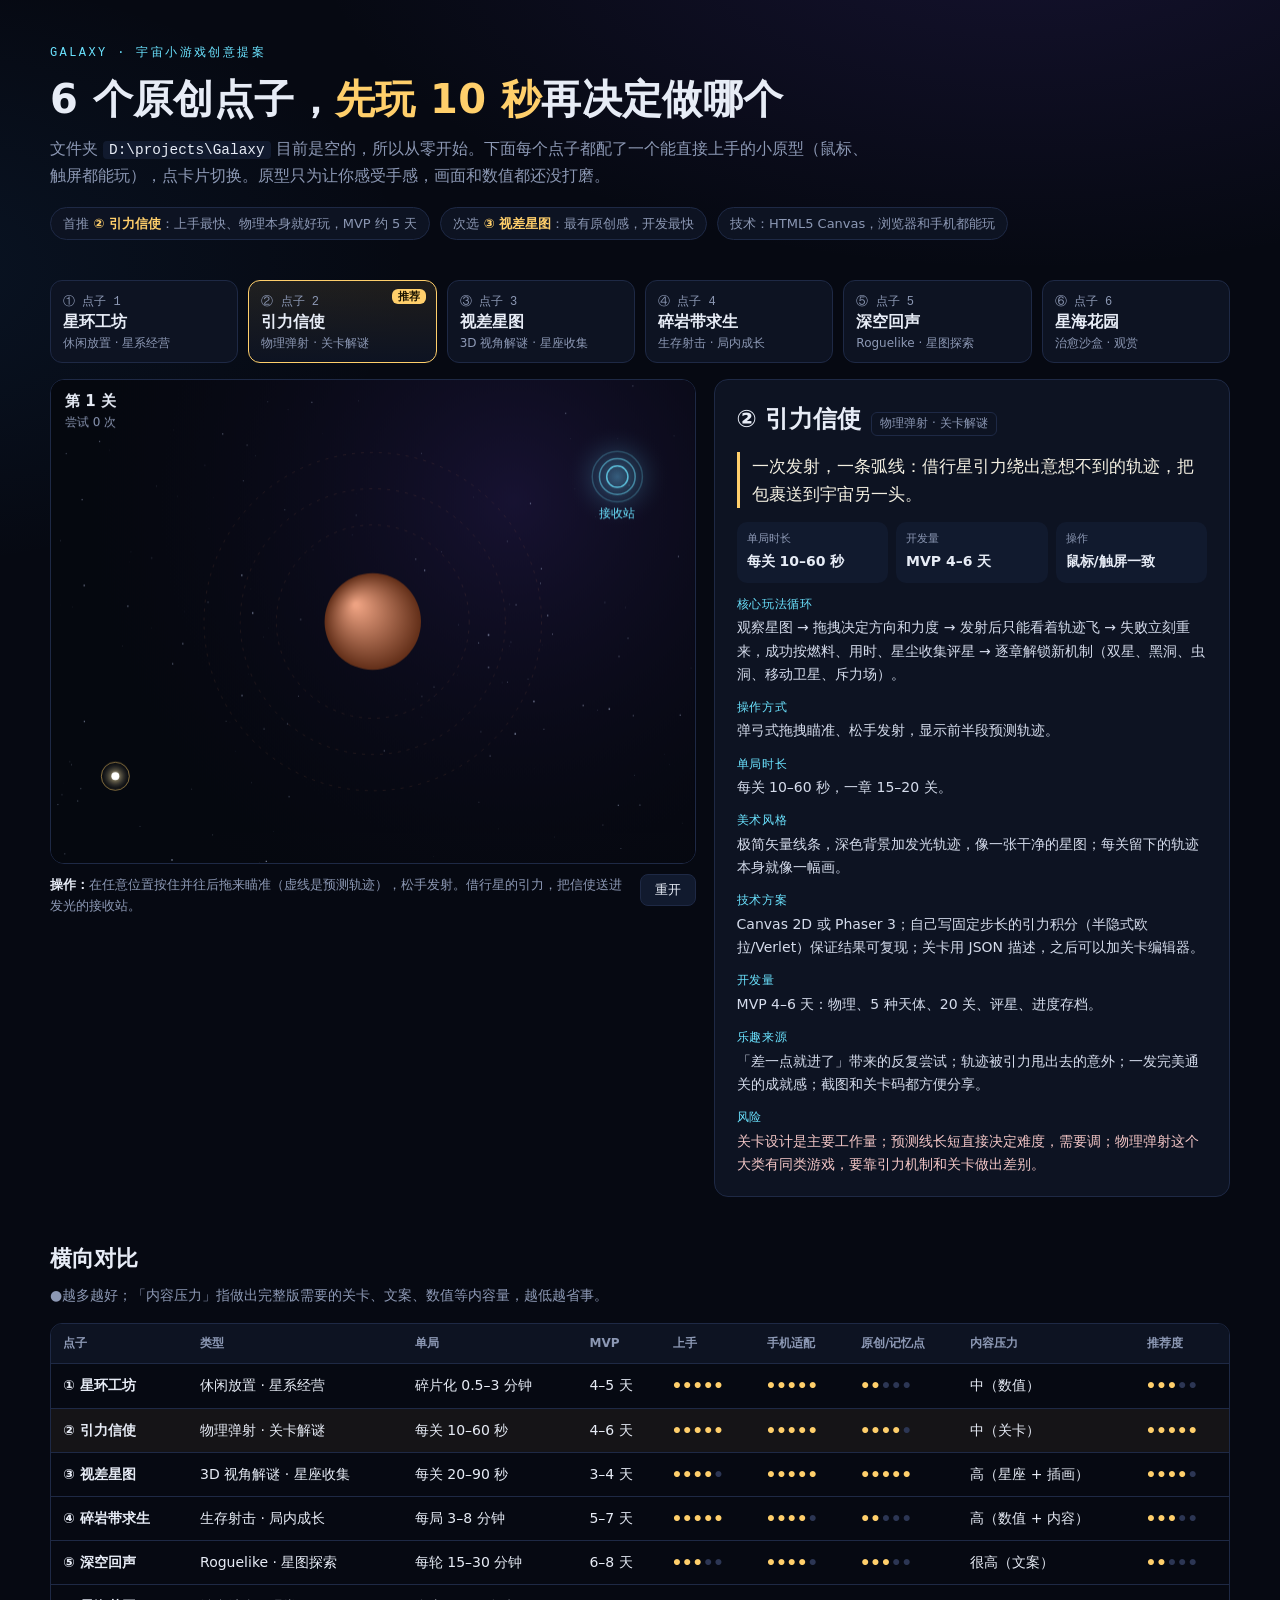
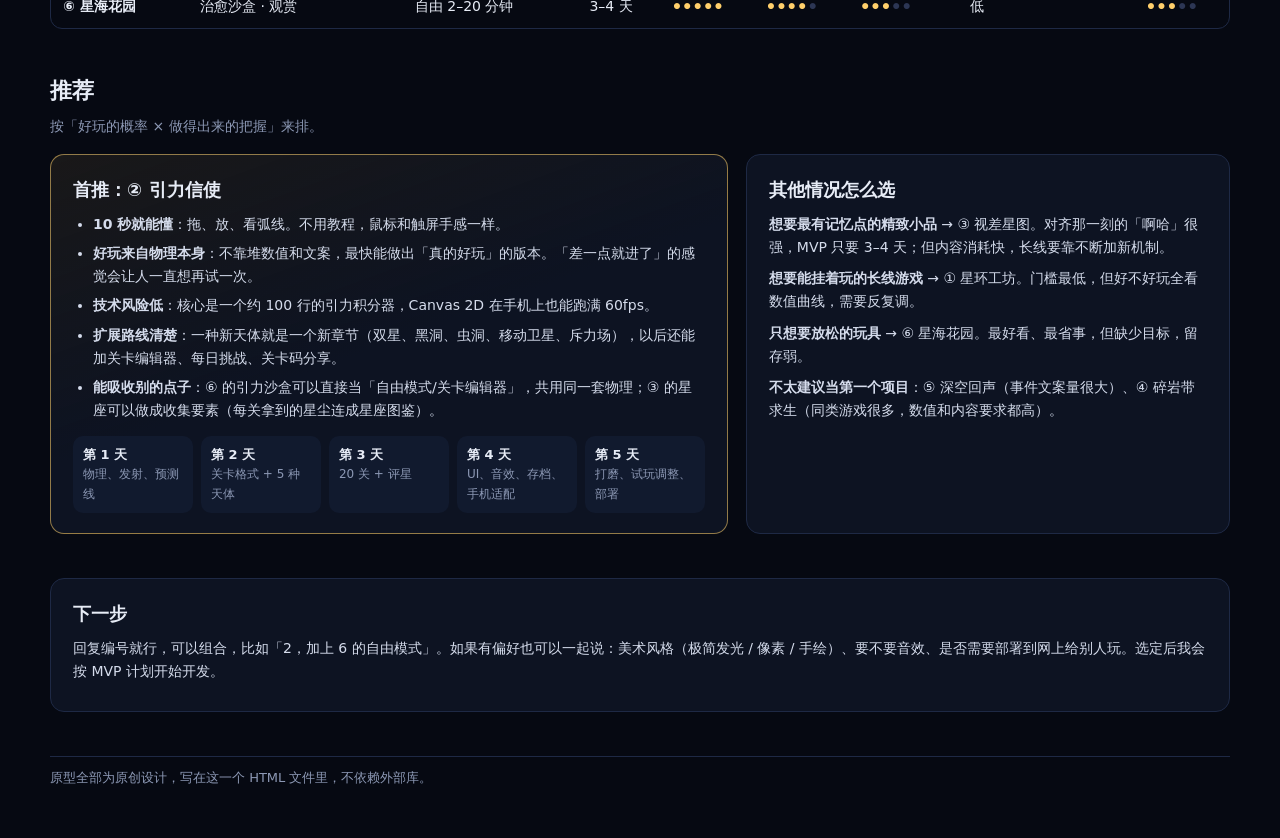
<file: proposal/index.html>
<!doctype html>
<html lang="zh-CN">
<head>
<meta charset="utf-8">
<meta name="viewport" content="width=device-width,initial-scale=1,viewport-fit=cover">
<title>Galaxy 创意提案</title>
<style>
:root{
  --bg:#060912; --panel:#0d1322; --panel2:#111a2e; --line:#1e2945; --text:#e7ecf6; --muted:#8c98b4;
  --gold:#ffcf6b; --cyan:#6be3ff; --pink:#ff7eb6; --green:#7be3a0;
  --font:"PingFang SC","Microsoft YaHei","Noto Sans SC","Hiragino Sans GB",system-ui,sans-serif;
  --mono:ui-monospace,"Cascadia Mono",Consolas,monospace;
}
*{box-sizing:border-box}
html,body{margin:0;background:var(--bg);color:var(--text);font-family:var(--font);line-height:1.65}
body{background:radial-gradient(1200px 600px at 80% -10%,rgba(90,60,180,.18),transparent 60%),radial-gradient(900px 500px at -10% 30%,rgba(40,120,200,.10),transparent 60%),var(--bg);background-attachment:fixed}
.wrap{max-width:1220px;margin:0 auto;padding:0 20px}
header.hero{padding:44px 0 18px}
.kicker{font-family:var(--mono);font-size:12px;letter-spacing:.2em;color:var(--cyan);text-transform:uppercase}
h1{font-size:clamp(26px,4vw,40px);line-height:1.25;margin:10px 0 12px;font-weight:800;letter-spacing:.01em}
h1 em{font-style:normal;color:var(--gold)}
.lead{color:var(--muted);max-width:820px;margin:0}
.lead code{font-family:var(--mono);color:var(--text);background:var(--panel2);padding:1px 6px;border-radius:4px;font-size:.9em}
.tldr{margin-top:18px;display:flex;gap:10px;flex-wrap:wrap}
.pill{border:1px solid var(--line);background:var(--panel);border-radius:999px;padding:5px 12px;font-size:13px;color:var(--muted)}
.pill b{color:var(--gold);font-weight:700}

.tabs{display:grid;grid-template-columns:repeat(6,1fr);gap:10px;margin:22px 0 16px}
.tab{appearance:none;border:1px solid var(--line);background:var(--panel);color:var(--text);border-radius:12px;padding:12px 12px 10px;text-align:left;cursor:pointer;font-family:inherit;transition:border-color .15s,background .15s,transform .15s;position:relative}
.tab:hover{border-color:#34446e;transform:translateY(-1px)}
.tab[aria-selected=true]{border-color:var(--gold);background:linear-gradient(180deg,rgba(255,207,107,.10),var(--panel))}
.tab .n{font-family:var(--mono);font-size:12px;color:var(--muted)}
.tab .t{display:block;font-weight:700;font-size:16px;margin:2px 0}
.tab .g{font-size:12px;color:var(--muted)}
.tab .star{position:absolute;top:8px;right:10px;font-size:11px;color:#1a1300;background:var(--gold);border-radius:6px;padding:0 6px;font-weight:700}

.stage{display:grid;grid-template-columns:minmax(0,1.25fr) minmax(0,1fr);gap:18px;align-items:start}
.play{position:sticky;top:12px}
.canvas-box{position:relative;border:1px solid var(--line);border-radius:14px;overflow:hidden;aspect-ratio:4/3;background:#04060d}
canvas{display:block;width:100%;height:100%;touch-action:none;cursor:crosshair}
.caption{display:flex;gap:12px;align-items:flex-start;justify-content:space-between;margin-top:10px;font-size:13px;color:var(--muted)}
.caption b{color:var(--text)}
.btn{appearance:none;border:1px solid var(--line);background:var(--panel2);color:var(--text);border-radius:8px;padding:6px 14px;font-family:inherit;font-size:13px;cursor:pointer;white-space:nowrap}
.btn:hover{border-color:var(--gold)}

.detail{background:var(--panel);border:1px solid var(--line);border-radius:14px;padding:20px 22px}
.detail .head{display:flex;align-items:baseline;gap:10px;flex-wrap:wrap}
.detail h2{margin:0;font-size:24px}
.chip{font-size:12px;border-radius:6px;padding:1px 8px;border:1px solid var(--line);color:var(--muted)}
.pitch{font-size:17px;margin:12px 0 14px;padding-left:12px;border-left:3px solid var(--gold);color:#f4f0e2}
.metrics{display:grid;grid-template-columns:repeat(3,1fr);gap:8px;margin-bottom:12px}
.metric{background:var(--panel2);border-radius:10px;padding:8px 10px}
.metric small{display:block;color:var(--muted);font-size:11px}
.metric span{font-weight:700;font-size:14px}
dl{margin:0}
dt{font-size:12px;color:var(--cyan);margin-top:12px;letter-spacing:.06em}
dd{margin:2px 0 0;font-size:14px;color:#d5dcec}
dd.risk{color:#f3c6c6}

section.block{margin:44px 0}
section.block h3{font-size:22px;margin:0 0 6px}
section.block .sub{color:var(--muted);margin:0 0 16px;font-size:14px}
.tablewrap{overflow-x:auto;border:1px solid var(--line);border-radius:12px}
table{border-collapse:collapse;width:100%;min-width:820px;font-size:14px}
th,td{padding:10px 12px;text-align:left;border-bottom:1px solid var(--line);white-space:nowrap}
th{font-size:12px;color:var(--muted);font-weight:600;background:var(--panel)}
tr:last-child td{border-bottom:none}
tr.rec td{background:rgba(255,207,107,.06)}
td.dots{font-family:var(--mono);letter-spacing:2px;color:var(--gold)}
td.dots .off{color:#2c3654}

.rec-grid{display:grid;grid-template-columns:1.4fr 1fr;gap:18px}
.card{background:var(--panel);border:1px solid var(--line);border-radius:14px;padding:20px 22px}
.card.hl{border-color:rgba(255,207,107,.55);background:linear-gradient(160deg,rgba(255,207,107,.08),var(--panel) 50%)}
.card h4{margin:0 0 8px;font-size:18px}
.card ul{margin:8px 0 0;padding-left:20px}
.card li{margin:6px 0;font-size:14px;color:#d5dcec}
.card p{font-size:14px;color:#d5dcec;margin:8px 0}
.plan{display:grid;grid-template-columns:repeat(5,1fr);gap:8px;margin-top:14px}
.plan div{background:var(--panel2);border-radius:10px;padding:8px 10px;font-size:12px;color:var(--muted)}
.plan b{display:block;color:var(--text);font-size:13px}
footer{color:var(--muted);font-size:13px;padding:10px 0 50px;border-top:1px solid var(--line);margin-top:30px}

@media (max-width:1000px){
  .tabs{grid-template-columns:repeat(3,1fr)}
  .stage{grid-template-columns:1fr}
  .play{position:static}
  .rec-grid{grid-template-columns:1fr}
}
@media (max-width:640px){
  .wrap{padding:0 16px}
  .tabs{grid-template-columns:repeat(2,1fr)}
  .canvas-box{aspect-ratio:3/4}
  .metrics{grid-template-columns:repeat(3,1fr)}
  .plan{grid-template-columns:1fr 1fr}
}
</style>
</head>
<body>
<div class="wrap">
  <header class="hero">
    <div class="kicker">Galaxy · 宇宙小游戏创意提案</div>
    <h1>6 个原创点子，<em>先玩 10 秒</em>再决定做哪个</h1>
    <p class="lead">文件夹 <code>D:\projects\Galaxy</code> 目前是空的，所以从零开始。下面每个点子都配了一个能直接上手的小原型（鼠标、触屏都能玩），点卡片切换。原型只为让你感受手感，画面和数值都还没打磨。</p>
    <div class="tldr">
      <span class="pill">首推 <b>② 引力信使</b>：上手最快、物理本身就好玩，MVP 约 5 天</span>
      <span class="pill">次选 <b>③ 视差星图</b>：最有原创感，开发最快</span>
      <span class="pill">技术：HTML5 Canvas，浏览器和手机都能玩</span>
    </div>
  </header>

  <nav class="tabs" id="tabs" role="tablist"></nav>

  <div class="stage">
    <div class="play">
      <div class="canvas-box"><canvas id="stage"></canvas></div>
      <div class="caption"><span id="hint"></span><button class="btn" id="reset">重开</button></div>
    </div>
    <article class="detail" id="detail"></article>
  </div>

  <section class="block">
    <h3>横向对比</h3>
    <p class="sub">●越多越好；「内容压力」指做出完整版需要的关卡、文案、数值等内容量，越低越省事。</p>
    <div class="tablewrap"><table id="cmp"></table></div>
  </section>

  <section class="block">
    <h3>推荐</h3>
    <p class="sub">按「好玩的概率 × 做得出来的把握」来排。</p>
    <div class="rec-grid">
      <div class="card hl">
        <h4>首推：② 引力信使</h4>
        <ul>
          <li><b>10 秒就能懂</b>：拖、放、看弧线。不用教程，鼠标和触屏手感一样。</li>
          <li><b>好玩来自物理本身</b>：不靠堆数值和文案，最快能做出「真的好玩」的版本。「差一点就进了」的感觉会让人一直想再试一次。</li>
          <li><b>技术风险低</b>：核心是一个约 100 行的引力积分器，Canvas 2D 在手机上也能跑满 60fps。</li>
          <li><b>扩展路线清楚</b>：一种新天体就是一个新章节（双星、黑洞、虫洞、移动卫星、斥力场），以后还能加关卡编辑器、每日挑战、关卡码分享。</li>
          <li><b>能吸收别的点子</b>：⑥ 的引力沙盒可以直接当「自由模式/关卡编辑器」，共用同一套物理；③ 的星座可以做成收集要素（每关拿到的星尘连成星座图鉴）。</li>
        </ul>
        <div class="plan">
          <div><b>第 1 天</b>物理、发射、预测线</div>
          <div><b>第 2 天</b>关卡格式 + 5 种天体</div>
          <div><b>第 3 天</b>20 关 + 评星</div>
          <div><b>第 4 天</b>UI、音效、存档、手机适配</div>
          <div><b>第 5 天</b>打磨、试玩调整、部署</div>
        </div>
      </div>
      <div class="card">
        <h4>其他情况怎么选</h4>
        <p><b>想要最有记忆点的精致小品</b> → ③ 视差星图。对齐那一刻的「啊哈」很强，MVP 只要 3–4 天；但内容消耗快，长线要靠不断加新机制。</p>
        <p><b>想要能挂着玩的长线游戏</b> → ① 星环工坊。门槛最低，但好不好玩全看数值曲线，需要反复调。</p>
        <p><b>只想要放松的玩具</b> → ⑥ 星海花园。最好看、最省事，但缺少目标，留存弱。</p>
        <p><b>不太建议当第一个项目</b>：⑤ 深空回声（事件文案量很大）、④ 碎岩带求生（同类游戏很多，数值和内容要求都高）。</p>
      </div>
    </div>
  </section>

  <section class="block">
    <div class="card">
      <h4>下一步</h4>
      <p>回复编号就行，可以组合，比如「2，加上 6 的自由模式」。如果有偏好也可以一起说：美术风格（极简发光 / 像素 / 手绘）、要不要音效、是否需要部署到网上给别人玩。选定后我会按 MVP 计划开始开发。</p>
    </div>
  </section>

  <footer>原型全部为原创设计，写在这一个 HTML 文件里，不依赖外部库。</footer>
</div>

<script>
(() => {
const TAU = Math.PI * 2;
const FONT = getComputedStyle(document.documentElement).getPropertyValue('--font');
const rand = (a, b) => a + Math.random() * (b - a);
const clamp = (v, a, b) => Math.max(a, Math.min(b, v));
const hsl = (h, s, l, a = 1) => `hsla(${h},${s}%,${l}%,${a})`;
const fmt = n => n < 1000 ? Math.floor(n).toString() : n < 1e6 ? (n / 1e3).toFixed(1) + 'K' : (n / 1e6).toFixed(2) + 'M';

const canvas = document.getElementById('stage');
const ctx = canvas.getContext('2d');
let W = 0, H = 0;

function glow(x, y, r, color) {
  const g = ctx.createRadialGradient(x, y, 0, x, y, r);
  g.addColorStop(0, color); g.addColorStop(1, 'rgba(0,0,0,0)');
  ctx.fillStyle = g; ctx.beginPath(); ctx.arc(x, y, r, 0, TAU); ctx.fill();
}
function text(s, x, y, o = {}) {
  ctx.font = `${o.weight || 500} ${o.size || 14}px ${FONT}`;
  ctx.fillStyle = o.color || '#e7ecf6';
  ctx.textAlign = o.align || 'left';
  ctx.textBaseline = o.base || 'alphabetic';
  ctx.fillText(s, x, y);
}
function rrect(x, y, w, h, r) {
  ctx.beginPath(); ctx.moveTo(x + r, y); ctx.arcTo(x + w, y, x + w, y + h, r); ctx.arcTo(x + w, y + h, x, y + h, r);
  ctx.arcTo(x, y + h, x, y, r); ctx.arcTo(x, y, x + w, y, r); ctx.closePath();
}
const SKY = Array.from({ length: 170 }, () => ({ x: Math.random(), y: Math.random(), r: Math.random() * 1.3 + 0.3, p: Math.random() * TAU }));
function drawSky(t) {
  ctx.fillStyle = '#05080f'; ctx.fillRect(0, 0, W, H);
  const g = ctx.createRadialGradient(W * 0.72, H * 0.25, 0, W * 0.72, H * 0.25, Math.max(W, H) * 0.8);
  g.addColorStop(0, 'rgba(70,45,140,0.28)'); g.addColorStop(1, 'rgba(0,0,0,0)');
  ctx.fillStyle = g; ctx.fillRect(0, 0, W, H);
  ctx.fillStyle = '#cfdcff';
  for (const s of SKY) { ctx.globalAlpha = 0.3 + 0.3 * Math.sin(t * 1.4 + s.p); ctx.fillRect(s.x * W, s.y * H, s.r, s.r); }
  ctx.globalAlpha = 1;
}
function burst(arr, x, y, n, color, speed) {
  for (let i = 0; i < n; i++) { const a = rand(0, TAU), v = rand(0.2, 1) * speed; arr.push({ x, y, vx: Math.cos(a) * v, vy: Math.sin(a) * v, life: rand(0.4, 0.9), c: color }); }
}
function stepParts(arr, dt) {
  for (const p of arr) { p.x += p.vx * dt; p.y += p.vy * dt; p.vx *= 0.97; p.vy *= 0.97; p.life -= dt; }
  return arr.filter(p => p.life > 0);
}
function drawParts(arr, sx = 1) {
  ctx.globalCompositeOperation = 'lighter';
  for (const p of arr) { ctx.globalAlpha = clamp(p.life * 1.5, 0, 1); ctx.fillStyle = p.c; ctx.fillRect(p.x * sx - 1.5, p.y * sx - 1.5, 3, 3); }
  ctx.globalAlpha = 1; ctx.globalCompositeOperation = 'source-over';
}

/* ============ ① 星环工坊 ============ */
const idle = {
  hint: '<b>操作：</b>轻触恒星采集能量，轻触行星可以爆发收获；能量够了就点下方按钮建造新行星。',
  init() { this.e = 0; this.pl = []; this.cost = 15; this.fl = []; this.pulse = 0; this.add(); },
  geo() { return { cx: W / 2, cy: H * 0.45, S: Math.min(W, H * 0.82) }; },
  add() {
    const i = this.pl.length, hues = [195, 32, 280, 140, 350, 55];
    this.pl.push({ k: 0.14 + i * 0.056, a: Math.random() * TAU, sp: 0.9 / (1 + i * 0.45), sz: 0.022 + (i % 3) * 0.008, h: hues[i % 6], rate: 1 + i * 2, flash: 0 });
  },
  rate() { return this.pl.reduce((s, p) => s + p.rate, 0); },
  btn() { const w = Math.min(260, W - 32); return { x: W / 2 - w / 2, y: H - 56, w, h: 40 }; },
  ppos(p) { const { cx, cy, S } = this.geo(); return [cx + Math.cos(p.a) * p.k * S, cy + Math.sin(p.a) * p.k * S]; },
  update(dt) {
    this.e += this.rate() * dt;
    for (const p of this.pl) { p.a += p.sp * dt; p.flash = Math.max(0, p.flash - dt * 2); }
    this.pulse = Math.max(0, this.pulse - dt * 2.5);
    for (const f of this.fl) { f.y -= 32 * dt; f.life -= dt; }
    this.fl = this.fl.filter(f => f.life > 0);
  },
  draw(t) {
    drawSky(t);
    const { cx, cy, S } = this.geo();
    ctx.strokeStyle = 'rgba(140,170,255,0.16)'; ctx.lineWidth = 1;
    for (const p of this.pl) { ctx.beginPath(); ctx.arc(cx, cy, p.k * S, 0, TAU); ctx.stroke(); }
    ctx.globalCompositeOperation = 'lighter';
    for (const p of this.pl) {
      const [x, y] = this.ppos(p);
      for (let j = 0; j < 3; j++) {
        const f = (t * 0.7 + j / 3 + p.k * 3) % 1;
        ctx.fillStyle = hsl(p.h, 90, 70, 0.7 * (1 - f));
        ctx.beginPath(); ctx.arc(x + (cx - x) * f, y + (cy - y) * f, 1.8, 0, TAU); ctx.fill();
      }
    }
    const sr = S * 0.07 * (1 + this.pulse * 0.18 + 0.03 * Math.sin(t * 3));
    glow(cx, cy, sr * 3.4, 'rgba(255,180,80,0.45)');
    ctx.globalCompositeOperation = 'source-over';
    let g = ctx.createRadialGradient(cx - sr * 0.3, cy - sr * 0.3, sr * 0.1, cx, cy, sr);
    g.addColorStop(0, '#fff7dc'); g.addColorStop(0.6, '#ffc35a'); g.addColorStop(1, '#ff863a');
    ctx.fillStyle = g; ctx.beginPath(); ctx.arc(cx, cy, sr, 0, TAU); ctx.fill();
    for (const p of this.pl) {
      const [x, y] = this.ppos(p), r = p.sz * S * (1 + p.flash * 0.4);
      if (p.flash > 0) { ctx.globalCompositeOperation = 'lighter'; glow(x, y, r * 3.2, hsl(p.h, 90, 65, 0.7 * p.flash)); ctx.globalCompositeOperation = 'source-over'; }
      g = ctx.createRadialGradient(x - r * 0.4, y - r * 0.4, r * 0.1, x, y, r);
      g.addColorStop(0, hsl(p.h, 85, 82)); g.addColorStop(1, hsl(p.h, 70, 32));
      ctx.fillStyle = g; ctx.beginPath(); ctx.arc(x, y, r, 0, TAU); ctx.fill();
    }
    text('能量 ' + fmt(this.e), W / 2, 36, { size: 24, weight: 800, align: 'center', color: '#ffd780' });
    text('+' + fmt(this.rate()) + ' / 秒 · 行星 ' + this.pl.length + '/6', W / 2, 56, { size: 12, align: 'center', color: '#8c98b4' });
    for (const f of this.fl) { ctx.globalAlpha = clamp(f.life * 1.5, 0, 1); text(f.s, f.x, f.y, { size: 14, weight: 700, align: 'center', color: f.c }); }
    ctx.globalAlpha = 1;
    const b = this.btn(), full = this.pl.length >= 6, can = !full && this.e >= this.cost;
    rrect(b.x, b.y, b.w, b.h, 10);
    ctx.fillStyle = can ? '#ffcf6b' : 'rgba(255,255,255,0.07)'; ctx.fill();
    ctx.strokeStyle = can ? '#ffcf6b' : 'rgba(255,255,255,0.15)'; ctx.stroke();
    text(full ? '星系已满（完整版可「超新星重生」）' : `建造新行星 · ${fmt(this.cost)} 能量`, W / 2, b.y + b.h / 2 + 1,
      { size: 14, weight: 700, align: 'center', base: 'middle', color: can ? '#1a1300' : '#8c98b4' });
  },
  down(x, y) {
    const b = this.btn();
    if (x > b.x && x < b.x + b.w && y > b.y && y < b.y + b.h) {
      if (this.pl.length < 6 && this.e >= this.cost) {
        this.e -= this.cost; this.cost = Math.round(this.cost * 2.3); this.add();
        this.fl.push({ x: W / 2, y: b.y - 10, s: '新行星诞生！', life: 1.3, c: '#6be3ff' });
      }
      return;
    }
    const { cx, cy, S } = this.geo();
    for (const p of this.pl) {
      const [px, py] = this.ppos(p);
      if (Math.hypot(x - px, y - py) < p.sz * S + 16) {
        const gain = p.rate * 4; this.e += gain; p.flash = 1;
        this.fl.push({ x: px, y: py - 14, s: '+' + fmt(gain), life: 1, c: hsl(p.h, 90, 75) }); return;
      }
    }
    if (Math.hypot(x - cx, y - cy) < S * 0.07 + 22) {
      const gain = 1 + this.pl.length; this.e += gain; this.pulse = 1;
      this.fl.push({ x: cx, y: cy - S * 0.09, s: '+' + gain, life: 0.9, c: '#ffd780' });
    }
  }
};

/* ============ ② 引力信使 ============ */
const sling = {
  hint: '<b>操作：</b>在任意位置按住并往后拖来瞄准（虚线是预测轨迹），松手发射。借行星的引力，把信使送进发光的接收站。',
  LV: [
    { s: [0.1, 0.82], t: [0.88, 0.2], p: [[0.5, 0.5, 0.1]] },
    { s: [0.08, 0.5], t: [0.92, 0.5], p: [[0.38, 0.3, 0.06], [0.62, 0.7, 0.075], [0.52, 0.5, 0.035]] },
    { s: [0.5, 0.9], t: [0.5, 0.12], p: [[0.5, 0.5, 0.12]] },
  ],
  init() { this.lv = 0; this.tries = 0; this.setup(); },
  randLevel() {
    const p = [];
    const n = Math.random() < 0.5 ? 2 : 3;
    for (let k = 0; k < 60 && p.length < n; k++) {
      const c = [rand(0.3, 0.7), rand(0.18, 0.82), rand(0.045, 0.095)];
      if (p.every(q => Math.hypot((q[0] - c[0]) * this.ww, (q[1] - c[1]) * this.hh) > q[2] + c[2] + 0.12)) p.push(c);
    }
    return { s: [0.08, rand(0.2, 0.8)], t: [0.92, rand(0.2, 0.8)], p };
  },
  setup() {
    const S = this.S = Math.min(W, H); this.ww = W / S; this.hh = H / S;
    const L = this.LV[this.lv] || this.randLevel();
    this.start = { x: L.s[0] * this.ww, y: L.s[1] * this.hh };
    this.tgt = { x: L.t[0] * this.ww, y: L.t[1] * this.hh, r: 0.05 };
    this.planets = L.p.map(([fx, fy, r], i) => ({ x: fx * this.ww, y: fy * this.hh, r, mu: 5.5 * r * r, h: [18, 205, 280, 140][i % 4] }));
    this.state = 'aim'; this.probe = null; this.trail = []; this.drag = null; this.parts = []; this.msg = ''; this.timer = 0;
  },
  accel(x, y) {
    let ax = 0, ay = 0;
    for (const p of this.planets) {
      const dx = p.x - x, dy = p.y - y, d2 = dx * dx + dy * dy + 1e-4, d = Math.sqrt(d2), a = p.mu / d2;
      ax += a * dx / d; ay += a * dy / d;
    }
    return [ax, ay];
  },
  step(o, h) { const [ax, ay] = this.accel(o.x, o.y); o.vx += ax * h; o.vy += ay * h; o.x += o.vx * h; o.y += o.vy * h; },
  check(o) {
    for (const p of this.planets) if (Math.hypot(o.x - p.x, o.y - p.y) < p.r) return 'crash';
    if (Math.hypot(o.x - this.tgt.x, o.y - this.tgt.y) < this.tgt.r) return 'win';
    if (o.x < -0.3 || o.x > this.ww + 0.3 || o.y < -0.3 || o.y > this.hh + 0.3) return 'lost';
    return null;
  },
  vel() {
    let dx = (this.drag.sx - this.drag.x) / this.S, dy = (this.drag.sy - this.drag.y) / this.S;
    const l = Math.hypot(dx, dy), m = 0.32;
    if (l > m) { dx *= m / l; dy *= m / l; }
    return [dx * 2.4, dy * 2.4];
  },
  update(dt) {
    this.parts = stepParts(this.parts, dt);
    if (this.state === 'fly') {
      const sub = 8, h = dt / sub;
      for (let i = 0; i < sub; i++) {
        this.step(this.probe, h);
        const r = this.check(this.probe);
        if (r) { this.finish(r); break; }
      }
      this.trail.push([this.probe.x, this.probe.y]);
      this.timer += dt;
      if (this.state === 'fly' && this.timer > 9) this.finish('lost');
    } else if (this.state === 'end') {
      this.endT -= dt;
      if (this.endT <= 0) { if (this.won) { this.lv++; this.tries = 0; } this.setup(); }
    }
  },
  finish(r) {
    this.state = 'end'; this.won = r === 'win'; this.endT = this.won ? 1.6 : 1.1;
    const o = this.probe;
    if (r === 'crash') { this.msg = '坠毁！再试一次'; burst(this.parts, o.x * this.S, o.y * this.S, 40, '#ffb36b', 160); }
    if (r === 'lost') this.msg = '迷失在深空……';
    if (r === 'win') { this.msg = this.tries === 1 ? '一次送达，完美！' : `送达！共尝试 ${this.tries} 次`; burst(this.parts, this.tgt.x * this.S, this.tgt.y * this.S, 60, '#6be3ff', 200); }
  },
  draw(t) {
    drawSky(t);
    const S = this.S, X = v => v * S;
    for (const p of this.planets) {
      ctx.setLineDash([3, 6]); ctx.strokeStyle = hsl(p.h, 60, 60, 0.12);
      for (let k = 2; k <= 3.5; k += 0.75) { ctx.beginPath(); ctx.arc(X(p.x), X(p.y), X(p.r) * k, 0, TAU); ctx.stroke(); }
      ctx.setLineDash([]);
      const g = ctx.createRadialGradient(X(p.x - p.r * 0.35), X(p.y - p.r * 0.35), 2, X(p.x), X(p.y), X(p.r));
      g.addColorStop(0, hsl(p.h, 75, 72)); g.addColorStop(1, hsl(p.h, 60, 24));
      ctx.fillStyle = g; ctx.beginPath(); ctx.arc(X(p.x), X(p.y), X(p.r), 0, TAU); ctx.fill();
    }
    const tg = this.tgt;
    ctx.globalCompositeOperation = 'lighter';
    glow(X(tg.x), X(tg.y), X(tg.r) * 2.2, 'rgba(107,227,255,0.35)');
    ctx.globalCompositeOperation = 'source-over';
    for (let k = 0; k < 3; k++) {
      const f = (t * 0.6 + k / 3) % 1;
      ctx.strokeStyle = `rgba(107,227,255,${0.8 * (1 - f)})`; ctx.lineWidth = 1.5;
      ctx.beginPath(); ctx.arc(X(tg.x), X(tg.y), X(tg.r) * (0.4 + f * 0.9), 0, TAU); ctx.stroke();
    }
    text('接收站', X(tg.x), X(tg.y) + X(tg.r) + 16, { size: 12, align: 'center', color: '#6be3ff' });
    ctx.strokeStyle = 'rgba(255,207,107,0.5)'; ctx.lineWidth = 1;
    ctx.beginPath(); ctx.arc(X(this.start.x), X(this.start.y), 14, 0, TAU); ctx.stroke();
    if (this.trail.length > 1) {
      ctx.globalCompositeOperation = 'lighter'; ctx.strokeStyle = 'rgba(255,207,107,0.75)'; ctx.lineWidth = 2;
      ctx.beginPath(); ctx.moveTo(X(this.trail[0][0]), X(this.trail[0][1]));
      for (const [x, y] of this.trail) ctx.lineTo(X(x), X(y));
      ctx.stroke(); ctx.globalCompositeOperation = 'source-over';
    }
    if (this.state === 'aim' && this.drag) {
      const [vx, vy] = this.vel();
      const o = { x: this.start.x, y: this.start.y, vx, vy };
      ctx.strokeStyle = 'rgba(255,255,255,0.25)'; ctx.setLineDash([4, 4]);
      ctx.beginPath(); ctx.moveTo(X(this.start.x), X(this.start.y)); ctx.lineTo(this.drag.x, this.drag.y); ctx.stroke(); ctx.setLineDash([]);
      for (let i = 0; i < 60; i++) {
        for (let k = 0; k < 4; k++) this.step(o, 1 / 240);
        if (this.check(o)) break;
        if (i % 2 === 0) { ctx.fillStyle = `rgba(255,230,170,${0.9 * (1 - i / 60)})`; ctx.beginPath(); ctx.arc(X(o.x), X(o.y), 2, 0, TAU); ctx.fill(); }
      }
      text('力度 ' + Math.round(Math.hypot(vx, vy) / 0.768 * 100) + '%', X(this.start.x) + 18, X(this.start.y) - 18, { size: 12, color: '#ffcf6b' });
    }
    const pr = this.state === 'aim' ? this.start : (this.state === 'fly' ? this.probe : null);
    if (pr) { ctx.globalCompositeOperation = 'lighter'; glow(X(pr.x), X(pr.y), 16, 'rgba(255,230,160,0.8)'); ctx.globalCompositeOperation = 'source-over'; ctx.fillStyle = '#fff'; ctx.beginPath(); ctx.arc(X(pr.x), X(pr.y), 4, 0, TAU); ctx.fill(); }
    drawParts(this.parts);
    text(`第 ${this.lv + 1} 关${this.lv >= this.LV.length ? '（随机生成）' : ''}`, 14, 26, { size: 15, weight: 700 });
    text(`尝试 ${this.tries} 次`, 14, 46, { size: 12, color: '#8c98b4' });
    if (this.msg) text(this.msg, W / 2, H / 2, { size: 26, weight: 800, align: 'center', base: 'middle', color: this.won ? '#6be3ff' : '#ffb36b' });
  },
  down(x, y) { if (this.state === 'aim') this.drag = { sx: x, sy: y, x, y }; },
  move(x, y) { if (this.drag) { this.drag.x = x; this.drag.y = y; } },
  up() {
    if (this.state !== 'aim' || !this.drag) return;
    const [vx, vy] = this.vel();
    if (Math.hypot(vx, vy) > 0.06) {
      this.probe = { x: this.start.x, y: this.start.y, vx, vy }; this.trail = []; this.state = 'fly'; this.timer = 0; this.tries++;
    }
    this.drag = null;
  }
};

/* ============ ③ 视差星图 ============ */
const para = {
  hint: '<b>操作：</b>拖动来旋转星空视角。这些星星其实散落在三维空间里，只有转到某个角度才会连成图案，看底部的「共鸣度」找方向。',
  SH: [
    { name: '星帆座', story: '传说第一位远航者用星光织成风帆，至今仍在银河里顺风而行。',
      pts: [[-0.8, 0.3], [0.8, 0.3], [0.5, 0.62], [-0.5, 0.62], [0, -0.85], [0.68, 0.08], [0, 0.3], [-0.45, -0.1]],
      edges: [[0, 1], [1, 2], [2, 3], [3, 0], [6, 4], [4, 5], [5, 6], [4, 7], [7, 6]] },
    { name: '灯狐座', story: '一只提着灯的狐狸，替迷路的彗星照亮回家的路。',
      pts: [[-0.75, -0.85], [-0.45, -0.45], [-0.95, -0.35], [0.1, -0.1], [0.3, 0.45], [-0.35, 0.45], [0.8, 0.05], [0.95, -0.55]],
      edges: [[0, 1], [0, 2], [1, 2], [1, 3], [3, 4], [4, 5], [5, 2], [3, 6], [6, 7]] },
    { name: '星鲸座', story: '它每千年浮出星海换一次气，喷出的水雾成了新的星云。',
      pts: [[-0.9, 0], [-0.5, -0.4], [0.2, -0.45], [0.65, -0.15], [0.95, -0.5], [0.95, 0.2], [0.4, 0.25], [-0.3, 0.35], [-0.35, -0.85]],
      edges: [[0, 1], [1, 2], [2, 3], [3, 4], [3, 5], [3, 6], [6, 7], [7, 0], [1, 8]] },
  ],
  init() { this.i = 0; this.found = 0; this.setup(); },
  setup() {
    const sh = this.sh = this.SH[this.i % this.SH.length];
    this.pts = sh.pts.map(([x, y]) => ({ x, y, z: rand(-1, 1) }));
    this.dis = Array.from({ length: 12 }, () => ({ x: rand(-1.15, 1.15), y: rand(-1, 1), z: rand(-1, 1) }));
    this.yaw = (Math.random() < 0.5 ? -1 : 1) * rand(0.9, 1.5);
    this.pitch = (Math.random() < 0.5 ? -1 : 1) * rand(0.5, 0.9);
    this.state = 'play'; this.prog = 0; this.lt = 0; this.drag = null;
  },
  proj(p) {
    const cy = Math.cos(this.yaw), sy = Math.sin(this.yaw), cp = Math.cos(this.pitch), sp = Math.sin(this.pitch);
    const x1 = p.x * cy - p.z * sy, z1 = p.x * sy + p.z * cy;
    const y2 = p.y * cp - z1 * sp, z2 = p.y * sp + z1 * cp;
    const R = Math.min(W, H) * 0.34;
    return { X: W / 2 + x1 * R, Y: H * 0.47 + y2 * R, z: z2 };
  },
  dist() { return Math.hypot(this.yaw, this.pitch); },
  update(dt) {
    if (this.state === 'play') {
      if (this.dist() < 0.08) { this.state = 'lock'; this.found++; this.drag = null; }
    } else {
      const k = 1 - Math.exp(-dt * 8);
      this.yaw -= this.yaw * k; this.pitch -= this.pitch * k;
      this.prog = Math.min(1, this.prog + dt / 1.4); this.lt += dt;
      if (this.lt > 4.2) { this.i++; this.setup(); }
    }
  },
  draw(t) {
    drawSky(t);
    const lock = this.state === 'lock';
    const P = this.pts.map(p => this.proj(p));
    if (lock) {
      ctx.globalCompositeOperation = 'lighter';
      glow(W / 2, H * 0.47, Math.min(W, H) * 0.5, `rgba(255,200,110,${0.12 * this.prog})`);
      const E = this.sh.edges.length;
      ctx.strokeStyle = '#ffd27a'; ctx.lineWidth = 2; ctx.shadowColor = '#ffb84d'; ctx.shadowBlur = 12;
      this.sh.edges.forEach(([a, b], k) => {
        const f = clamp(this.prog * E - k, 0, 1);
        if (f <= 0) return;
        ctx.beginPath(); ctx.moveTo(P[a].X, P[a].Y); ctx.lineTo(P[a].X + (P[b].X - P[a].X) * f, P[a].Y + (P[b].Y - P[a].Y) * f); ctx.stroke();
      });
      ctx.shadowBlur = 0; ctx.globalCompositeOperation = 'source-over';
    }
    const all = P.map(p => ({ ...p, s: 1 })).concat(this.dis.map(p => ({ ...this.proj(p), s: 0 })));
    all.sort((a, b) => b.z - a.z);
    ctx.globalCompositeOperation = 'lighter';
    for (const p of all) {
      const r = 1.6 + (1.8 - p.z) * 0.9;
      const gold = lock && p.s;
      glow(p.X, p.Y, r * 5, gold ? 'rgba(255,200,110,0.55)' : 'rgba(170,200,255,0.35)');
      ctx.fillStyle = gold ? '#fff2cf' : '#e6eeff';
      ctx.beginPath(); ctx.arc(p.X, p.Y, r, 0, TAU); ctx.fill();
    }
    ctx.globalCompositeOperation = 'source-over';
    const res = lock ? 1 : Math.pow(clamp(1 - this.dist() / 1.8, 0, 1), 1.6);
    const bw = Math.min(240, W - 60), bx = W / 2 - bw / 2, by = H - 34;
    text('共鸣度', W / 2, by - 8, { size: 12, align: 'center', color: '#8c98b4' });
    rrect(bx, by, bw, 8, 4); ctx.fillStyle = 'rgba(255,255,255,0.08)'; ctx.fill();
    rrect(bx, by, Math.max(8, bw * res), 8, 4); ctx.fillStyle = res > 0.8 ? '#ffd27a' : '#6be3ff'; ctx.fill();
    text(`已点亮 ${this.found} 个星座`, 14, 26, { size: 13, color: '#8c98b4' });
    if (lock) {
      const a = clamp(this.prog * 1.6 - 0.4, 0, 1);
      ctx.globalAlpha = a;
      text(this.sh.name, W / 2, 50, { size: 28, weight: 800, align: 'center', color: '#ffd27a' });
      text(this.sh.story, W / 2, 76, { size: Math.min(14, W / 26), align: 'center', color: '#e8dcc0' });
      ctx.globalAlpha = 1;
    }
  },
  down(x, y) { if (this.state === 'play') this.drag = { x, y }; },
  move(x, y) {
    if (!this.drag) return;
    const norm = a => Math.atan2(Math.sin(a), Math.cos(a));
    this.yaw = norm(this.yaw + (x - this.drag.x) * 0.006);
    this.pitch = norm(this.pitch - (y - this.drag.y) * 0.006);
    this.drag = { x, y };
  },
  up() { this.drag = null; }
};

/* ============ ④ 碎岩带求生 ============ */
const surv = {
  hint: '<b>操作：</b>移动鼠标（手机上按住拖动）驾驶飞船，武器会自动开火。击碎小行星，拾取蓝色晶体补充氧气，被撞 3 次或氧气耗尽就失败。',
  init() {
    this.S = Math.min(W, H);
    this.ship = { x: W / 2, y: H / 2, a: -Math.PI / 2 }; this.tx = W / 2; this.ty = H / 2;
    this.ast = []; this.bul = []; this.gems = []; this.parts = [];
    this.o2 = 100; this.hull = 3; this.time = 0; this.spawn = 0.6; this.fire = 0; this.inv = 0; this.shake = 0; this.score = 0; this.over = false;
    for (let i = 0; i < 3; i++) this.spawnAst(3);
  },
  spawnAst(tier, x, y) {
    const S = this.S, r = S * [0, 0.022, 0.036, 0.056][tier];
    let vx, vy;
    if (x === undefined) {
      const side = Math.floor(Math.random() * 4);
      x = side === 0 ? -r : side === 1 ? W + r : rand(0, W);
      y = side === 0 || side === 1 ? rand(0, H) : side === 2 ? -r : H + r;
      const a = Math.atan2(H / 2 - y + rand(-H * 0.3, H * 0.3), W / 2 - x + rand(-W * 0.3, W * 0.3));
      const sp = S * rand(0.08, 0.17) * (1 + this.time * 0.012);
      vx = Math.cos(a) * sp; vy = Math.sin(a) * sp;
    } else {
      const a = rand(0, TAU), sp = S * rand(0.12, 0.25); vx = Math.cos(a) * sp; vy = Math.sin(a) * sp;
    }
    const verts = Array.from({ length: 9 }, () => rand(0.72, 1.15));
    this.ast.push({ x, y, vx, vy, r, tier, verts, rot: rand(0, TAU), vr: rand(-1.5, 1.5), dead: false });
  },
  nearest() {
    let best = null, bd = Infinity;
    for (const a of this.ast) { const d = Math.hypot(a.x - this.ship.x, a.y - this.ship.y); if (d < bd) { bd = d; best = a; } }
    return [best, bd];
  },
  hitAst(a) {
    a.dead = true;
    burst(this.parts, a.x, a.y, 8 + a.tier * 6, '#b9a8ff', this.S * 0.4);
    if (a.tier > 1) { this.spawnAst(a.tier - 1, a.x, a.y); this.spawnAst(a.tier - 1, a.x, a.y); }
    if (a.tier === 1 || (a.tier === 2 && Math.random() < 0.5)) this.gems.push({ x: a.x, y: a.y, life: 8 });
  },
  update(dt) {
    this.parts = stepParts(this.parts, dt);
    if (this.over) return;
    const S = this.S, sh = this.ship;
    this.time += dt; this.o2 -= dt * 4.5; this.inv -= dt; this.shake = Math.max(0, this.shake - dt * 3);
    const dx = this.tx - sh.x, dy = this.ty - sh.y, d = Math.hypot(dx, dy);
    if (d > 1) { const sp = Math.min(d * 6, S * 0.9) * dt; sh.x += dx / d * Math.min(sp, d); sh.y += dy / d * Math.min(sp, d); }
    const [na, nd] = this.nearest();
    if (na) sh.a = Math.atan2(na.y - sh.y, na.x - sh.x);
    this.spawn -= dt;
    if (this.spawn <= 0) { this.spawnAst(Math.random() < 0.6 ? 3 : 2); this.spawn = Math.max(0.45, 1.3 - this.time * 0.03); }
    this.fire -= dt;
    if (this.fire <= 0 && na && nd < S * 0.9) {
      const v = S * 1.5; this.bul.push({ x: sh.x, y: sh.y, vx: Math.cos(sh.a) * v, vy: Math.sin(sh.a) * v, life: 1.1 }); this.fire = 0.16;
    }
    for (const b of this.bul) { b.x += b.vx * dt; b.y += b.vy * dt; b.life -= dt; }
    for (const a of this.ast) { a.x += a.vx * dt; a.y += a.vy * dt; a.rot += a.vr * dt; }
    for (const b of this.bul) {
      if (b.life <= 0) continue;
      for (const a of this.ast) if (!a.dead && Math.hypot(a.x - b.x, a.y - b.y) < a.r) { b.life = 0; this.hitAst(a); break; }
    }
    for (const a of this.ast) {
      if (!a.dead && this.inv <= 0 && Math.hypot(a.x - sh.x, a.y - sh.y) < a.r * 0.85 + S * 0.02) {
        this.hull--; this.inv = 1.2; this.shake = 1; this.hitAst(a);
        burst(this.parts, sh.x, sh.y, 20, '#ff8a6b', S * 0.5);
      }
    }
    const m = 100;
    this.ast = this.ast.filter(a => !a.dead && a.x > -m - a.r && a.x < W + m + a.r && a.y > -m - a.r && a.y < H + m + a.r);
    this.bul = this.bul.filter(b => b.life > 0);
    for (const g of this.gems) {
      g.life -= dt;
      const gx = sh.x - g.x, gy = sh.y - g.y, gd = Math.hypot(gx, gy);
      if (gd < S * 0.2) { const sp = S * 1.2 * dt; g.x += gx / gd * Math.min(sp, gd); g.y += gy / gd * Math.min(sp, gd); }
      if (gd < S * 0.03) { g.life = 0; this.o2 = Math.min(100, this.o2 + 9); this.score++; }
    }
    this.gems = this.gems.filter(g => g.life > 0);
    if (this.hull <= 0) { this.over = true; this.reason = '船体损毁'; }
    else if (this.o2 <= 0) { this.over = true; this.reason = '氧气耗尽'; }
  },
  draw(t) {
    drawSky(t);
    const S = this.S, sh = this.ship;
    ctx.save();
    if (this.shake > 0) ctx.translate(rand(-1, 1) * this.shake * 6, rand(-1, 1) * this.shake * 6);
    for (const a of this.ast) {
      ctx.beginPath();
      a.verts.forEach((v, i) => { const ang = a.rot + i / a.verts.length * TAU; const px = a.x + Math.cos(ang) * a.r * v, py = a.y + Math.sin(ang) * a.r * v; i ? ctx.lineTo(px, py) : ctx.moveTo(px, py); });
      ctx.closePath(); ctx.fillStyle = '#2b2740'; ctx.fill(); ctx.strokeStyle = '#8f84c2'; ctx.lineWidth = 1.5; ctx.stroke();
    }
    ctx.globalCompositeOperation = 'lighter';
    for (const g of this.gems) {
      glow(g.x, g.y, 14, 'rgba(107,227,255,0.5)');
      const s = 5 + Math.sin(t * 6) * 1;
      ctx.fillStyle = '#bff4ff'; ctx.beginPath(); ctx.moveTo(g.x, g.y - s); ctx.lineTo(g.x + s * 0.7, g.y); ctx.lineTo(g.x, g.y + s); ctx.lineTo(g.x - s * 0.7, g.y); ctx.closePath(); ctx.fill();
    }
    ctx.strokeStyle = '#8ff0ff'; ctx.lineWidth = 2;
    for (const b of this.bul) { ctx.beginPath(); ctx.moveTo(b.x, b.y); ctx.lineTo(b.x - b.vx * 0.02, b.y - b.vy * 0.02); ctx.stroke(); }
    ctx.globalCompositeOperation = 'source-over';
    drawParts(this.parts);
    if (!this.over && (this.inv <= 0 || Math.floor(t * 12) % 2)) {
      ctx.save(); ctx.translate(sh.x, sh.y); ctx.rotate(sh.a);
      const s = S * 0.028;
      ctx.globalCompositeOperation = 'lighter'; glow(-s * 1.1, 0, s * (0.9 + Math.random() * 0.4), 'rgba(255,160,80,0.8)'); ctx.globalCompositeOperation = 'source-over';
      ctx.beginPath(); ctx.moveTo(s * 1.3, 0); ctx.lineTo(-s, -s * 0.8); ctx.lineTo(-s * 0.5, 0); ctx.lineTo(-s, s * 0.8); ctx.closePath();
      ctx.fillStyle = '#eef3ff'; ctx.fill(); ctx.strokeStyle = '#6be3ff'; ctx.lineWidth = 1.5; ctx.stroke();
      ctx.restore();
    }
    ctx.restore();
    text('氧气', 14, 24, { size: 12, color: '#8c98b4' });
    rrect(46, 15, 120, 10, 5); ctx.fillStyle = 'rgba(255,255,255,0.08)'; ctx.fill();
    rrect(46, 15, Math.max(10, 120 * clamp(this.o2, 0, 100) / 100), 10, 5); ctx.fillStyle = this.o2 < 30 ? '#ff7e7e' : '#6be3ff'; ctx.fill();
    text('船体 ' + '■'.repeat(Math.max(0, this.hull)) + '□'.repeat(3 - Math.max(0, this.hull)), 14, 46, { size: 12, color: '#ffcf6b' });
    text(`${this.time.toFixed(1)} 秒 · 晶体 ${this.score}`, W - 14, 24, { size: 13, align: 'right', color: '#e7ecf6' });
    if (this.over) {
      ctx.fillStyle = 'rgba(5,8,15,0.6)'; ctx.fillRect(0, 0, W, H);
      text('任务失败 · ' + this.reason, W / 2, H / 2 - 18, { size: 26, weight: 800, align: 'center', color: '#ff9b7e' });
      text(`坚持了 ${this.time.toFixed(1)} 秒，收集晶体 ${this.score} 个`, W / 2, H / 2 + 14, { size: 14, align: 'center', color: '#e7ecf6' });
      text('点击画面再来一局', W / 2, H / 2 + 40, { size: 13, align: 'center', color: '#8c98b4' });
    }
  },
  down(x, y) { if (this.over) { this.init(); return; } this.tx = x; this.ty = y; },
  move(x, y) { this.tx = x; this.ty = y; }
};

/* ============ ⑤ 深空回声 ============ */
const TYPES = [
  { k: 'supply', g: '补', c: '#7be3a0', w: 25 }, { k: 'wreck', g: '残', c: '#d4ad74', w: 25 },
  { k: 'signal', g: '信', c: '#6bb8ff', w: 25 }, { k: 'trader', g: '商', c: '#ffcf6b', w: 12 }, { k: 'nebula', g: '云', c: '#c48bff', w: 13 },
];
function pickType() { let r = Math.random() * 100; for (const t of TYPES) { if ((r -= t.w) < 0) return t; } return TYPES[0]; }
const rogue = {
  hint: '<b>操作：</b>点击发光的相邻星系进行跃迁，每跳消耗 1 燃料。补＝补给站、残＝残骸、信＝未知信号、商＝行商、云＝星云。活着抵达最右侧的信标就进入下一个星区。',
  init() { this.sector = 1; this.fuel = 5; this.hull = 3; this.scrap = 0; this.log = ['引擎预热完毕。燃料有限，规划好路线。']; this.over = false; this.pending = 0; this.gen(); },
  gen() {
    const L = 6; this.layers = [];
    for (let i = 0; i < L; i++) {
      const n = i === 0 || i === L - 1 ? 1 : Math.random() < 0.5 ? 2 : 3, arr = [];
      for (let j = 0; j < n; j++) arr.push({ i, j, n, type: i === 0 ? { k: 'start', g: '起', c: '#8c98b4' } : i === L - 1 ? { k: 'beacon', g: '标', c: '#ffcf6b' } : pickType(), jx: rand(-1, 1), jy: rand(-1, 1), out: [], visited: i === 0 });
      this.layers.push(arr);
    }
    for (let i = 0; i < L - 1; i++) {
      const A = this.layers[i], B = this.layers[i + 1];
      A.forEach((a, ja) => {
        const base = Math.round(A.length === 1 ? (B.length - 1) / 2 : ja / (A.length - 1) * (B.length - 1));
        const add = b => { if (b && !a.out.includes(b)) a.out.push(b); };
        add(B[base]);
        if (Math.random() < 0.6) add(B[base + (Math.random() < 0.5 ? -1 : 1)]);
        if (A.length === 1) B.forEach(add);
      });
      B.forEach(b => { if (!A.some(a => a.out.includes(b))) A[Math.floor(Math.random() * A.length)].out.push(b); });
    }
    this.at = this.layers[0][0]; this.moving = null;
  },
  pos(nd) {
    const L = this.layers.length, mapH = H * 0.68;
    const u = nd.i / (L - 1), v = (nd.j + 1) / (nd.n + 1);
    const edge = nd.i === 0 || nd.i === L - 1;
    return [W * (0.08 + u * 0.84) + (edge ? 0 : nd.jx * W * 0.025), mapH * (0.12 + v * 0.76) + (edge ? 0 : nd.jy * mapH * 0.06)];
  },
  addLog(s) { this.log.push(s); if (this.log.length > 3) this.log.shift(); },
  resolve(nd) {
    nd.visited = true;
    const k = nd.type.k;
    if (k === 'supply') { this.fuel += 2; this.addLog('废弃补给站：燃料 +2'); }
    else if (k === 'wreck') { if (Math.random() < 0.6) { this.scrap += 2; this.addLog('打捞残骸：零件 +2'); } else { this.hull--; this.scrap++; this.addLog('残骸里有自爆装置！船体 -1，零件 +1'); } }
    else if (k === 'signal') {
      const r = Math.random();
      if (r < 0.35) { this.hull = Math.min(5, this.hull + 1); this.addLog('救下一名工程师：船体 +1'); }
      else if (r < 0.7) { this.hull--; this.addLog('信号是海盗的陷阱：船体 -1'); }
      else { this.fuel++; this.addLog('古老信标更新了星图：燃料 +1'); }
    }
    else if (k === 'trader') { if (this.scrap >= 2) { this.scrap -= 2; this.hull = Math.min(5, this.hull + 1); this.addLog('行商收 2 零件帮你补好船体：船体 +1'); } else this.addLog('行商：零件不够，只换到一杯热可可。'); }
    else if (k === 'nebula') { if (Math.random() < 0.5) { this.fuel--; this.addLog('电离星云干扰引擎：燃料 -1'); } else { this.scrap++; this.addLog('星云中采到稀有气体：零件 +1'); } }
    else if (k === 'beacon') { this.addLog(`抵达信标！进入第 ${this.sector + 1} 星区，燃料 +1`); this.sector++; this.fuel++; this.pending = 1; return; }
    if (this.hull <= 0) { this.over = true; this.reason = '飞船解体了'; }
    else if (this.fuel <= 0) { this.over = true; this.reason = '燃料耗尽，在深空中漂流'; }
  },
  update(dt) {
    if (this.pending > 0) { this.pending -= dt; if (this.pending <= 0) this.gen(); }
    if (this.moving) { this.moving.t += dt / 0.7; if (this.moving.t >= 1) { this.at = this.moving.to; this.moving = null; this.resolve(this.at); } }
  },
  draw(t) {
    drawSky(t);
    const reach = this.moving || this.over || this.pending > 0 ? [] : this.at.out;
    ctx.lineWidth = 1.5;
    for (const layer of this.layers) for (const a of layer) for (const b of a.out) {
      const [x1, y1] = this.pos(a), [x2, y2] = this.pos(b);
      const r = a === this.at && reach.includes(b);
      ctx.strokeStyle = r ? 'rgba(255,207,107,0.85)' : 'rgba(140,160,210,0.18)';
      ctx.setLineDash(r ? [6, 6] : []); ctx.lineDashOffset = -t * 20;
      ctx.beginPath(); ctx.moveTo(x1, y1); ctx.lineTo(x2, y2); ctx.stroke();
    }
    ctx.setLineDash([]);
    const R = Math.max(13, Math.min(19, W / 32));
    for (const layer of this.layers) for (const nd of layer) {
      const [x, y] = this.pos(nd), r = reach.includes(nd);
      if (r || nd.type.k === 'beacon') { ctx.globalCompositeOperation = 'lighter'; glow(x, y, R * (2.2 + 0.4 * Math.sin(t * 4)), nd.type.c + '55'); ctx.globalCompositeOperation = 'source-over'; }
      ctx.beginPath(); ctx.arc(x, y, R, 0, TAU);
      ctx.fillStyle = nd.visited ? '#1a2238' : '#0d1322'; ctx.fill();
      ctx.strokeStyle = nd.visited ? '#3a4566' : nd.type.c; ctx.lineWidth = r ? 2.5 : 1.5; ctx.stroke();
      text(nd.type.g, x, y + 1, { size: R * 0.9, weight: 700, align: 'center', base: 'middle', color: nd.visited ? '#56627f' : nd.type.c });
    }
    let sx, sy;
    if (this.moving) { const [x1, y1] = this.pos(this.moving.from), [x2, y2] = this.pos(this.moving.to), f = this.moving.t; sx = x1 + (x2 - x1) * f; sy = y1 + (y2 - y1) * f; }
    else [sx, sy] = this.pos(this.at);
    ctx.save(); ctx.translate(sx, sy - R - 10); ctx.fillStyle = '#fff';
    ctx.beginPath(); ctx.moveTo(0, 6); ctx.lineTo(-6, -4); ctx.lineTo(6, -4); ctx.closePath(); ctx.fill(); ctx.restore();
    const py = H * 0.7;
    ctx.fillStyle = 'rgba(10,15,28,0.92)'; ctx.fillRect(0, py, W, H - py);
    ctx.strokeStyle = '#1e2945'; ctx.beginPath(); ctx.moveTo(0, py); ctx.lineTo(W, py); ctx.stroke();
    text(`燃料 ${this.fuel}   船体 ${this.hull}   零件 ${this.scrap}`, 14, py + 24, { size: 14, weight: 700, color: '#ffcf6b' });
    text(`第 ${this.sector} 星区`, W - 14, py + 24, { size: 13, align: 'right', color: '#8c98b4' });
    const fs = Math.min(13, W / 30);
    this.log.forEach((s, i) => text('› ' + s, 14, py + 48 + i * (fs + 7), { size: fs, color: i === this.log.length - 1 ? '#e7ecf6' : '#6b7694' }));
    if (this.over) {
      ctx.fillStyle = 'rgba(5,8,15,0.65)'; ctx.fillRect(0, 0, W, H);
      text('信号中断 · ' + this.reason, W / 2, H / 2 - 10, { size: Math.min(24, W / 18), weight: 800, align: 'center', color: '#ff9b7e' });
      text(`你抵达了第 ${this.sector} 星区。点击重新出发`, W / 2, H / 2 + 20, { size: 13, align: 'center', color: '#8c98b4' });
    }
  },
  down(x, y) {
    if (this.over) { this.init(); return; }
    if (this.moving || this.pending > 0) return;
    const R = Math.max(13, Math.min(19, W / 32));
    for (const nd of this.at.out) {
      const [nx, ny] = this.pos(nd);
      if (Math.hypot(x - nx, y - ny) < R + 12) { this.fuel--; this.moving = { from: this.at, to: nd, t: 0 }; return; }
    }
  }
};

/* ============ ⑥ 星海花园 ============ */
const garden = {
  hint: '<b>操作：</b>轻点空白处，放入一颗会自动进入轨道的行星；按住拖动可以按方向把它甩出去。天体相撞会合并并发光。',
  init() {
    const S = this.S = Math.min(W, H); this.ww = W / S; this.hh = H / S;
    this.sun = { x: this.ww / 2, y: this.hh / 2, vx: 0, vy: 0, m: 0.06, r: 0.05, h: 40, sun: true, trail: [] };
    this.b = [this.sun]; this.fx = []; this.drag = null;
    for (let i = 0; i < 6; i++) { const a = rand(0, TAU), d = 0.12 + i * 0.058; this.orbitAt(this.sun.x + Math.cos(a) * d, this.sun.y + Math.sin(a) * d); }
  },
  rad(m) { return 0.006 + Math.sqrt(m) * 0.32; },
  add(x, y, vx, vy, m) {
    m = m || rand(0.0003, 0.0015);
    this.b.push({ x, y, vx, vy, m, r: this.rad(m), h: Math.floor(rand(170, 340)), trail: [] });
    if (this.b.length > 90) this.b.splice(1, 1);
  },
  orbitAt(x, y) {
    const s = this.sun, dx = x - s.x, dy = y - s.y, d = Math.hypot(dx, dy);
    if (d < s.r * 1.6) return;
    const v = Math.sqrt(s.m / d) * rand(0.95, 1.05);
    this.add(x, y, -dy / d * v, dx / d * v);
  },
  update(dt) {
    const B = this.b, sub = 4, h = dt / sub;
    for (let s = 0; s < sub; s++) {
      for (const p of B) {
        if (p.sun) continue;
        let ax = 0, ay = 0;
        for (const q of B) {
          if (q === p) continue;
          const dx = q.x - p.x, dy = q.y - p.y, d2 = dx * dx + dy * dy + 0.0006, inv = q.m / (d2 * Math.sqrt(d2));
          ax += dx * inv; ay += dy * inv;
        }
        p.vx += ax * h; p.vy += ay * h;
      }
      for (const p of B) if (!p.sun) { p.x += p.vx * h; p.y += p.vy * h; }
    }
    for (let i = 0; i < B.length; i++) for (let j = i + 1; j < B.length; j++) {
      const a = B[i], c = B[j];
      if (a.dead || c.dead) continue;
      if (Math.hypot(a.x - c.x, a.y - c.y) < (a.r + c.r) * 0.85) {
        const [big, small] = a.sun || (!c.sun && a.m >= c.m) ? [a, c] : [c, a];
        const M = big.m + small.m;
        if (!big.sun) { big.vx = (big.vx * big.m + small.vx * small.m) / M; big.vy = (big.vy * big.m + small.vy * small.m) / M; big.r = this.rad(M); big.h = Math.round((big.h * big.m + small.h * small.m) / M); }
        else big.r = Math.min(0.07, big.r + 0.0015);
        big.m = big.sun ? big.m : M; small.dead = true;
        this.fx.push({ x: small.x, y: small.y, t: 0, h: big.sun ? 40 : big.h });
      }
    }
    this.b = B.filter(p => !p.dead && Math.hypot(p.x - this.ww / 2, p.y - this.hh / 2) < 3);
    for (const p of this.b) if (!p.sun) { p.trail.push(p.x, p.y); if (p.trail.length > 280) p.trail.splice(0, 2); }
    for (const f of this.fx) f.t += dt;
    this.fx = this.fx.filter(f => f.t < 1);
  },
  draw(t) {
    drawSky(t);
    const S = this.S;
    ctx.globalCompositeOperation = 'lighter'; ctx.lineWidth = 1.5;
    for (const p of this.b) {
      const tr = p.trail, n = tr.length / 2;
      if (n < 2) continue;
      const chunks = 5;
      for (let c = 0; c < chunks; c++) {
        const s0 = Math.floor(c * n / chunks), s1 = Math.min(n - 1, Math.floor((c + 1) * n / chunks));
        if (s1 <= s0) continue;
        ctx.strokeStyle = hsl(p.h, 90, 65, 0.08 + 0.12 * c);
        ctx.beginPath(); ctx.moveTo(tr[s0 * 2] * S, tr[s0 * 2 + 1] * S);
        for (let k = s0 + 1; k <= s1; k++) ctx.lineTo(tr[k * 2] * S, tr[k * 2 + 1] * S);
        ctx.stroke();
      }
    }
    for (const p of this.b) {
      const x = p.x * S, y = p.y * S, r = p.r * S;
      if (p.sun) { glow(x, y, r * 4, 'rgba(255,170,80,0.45)'); glow(x, y, r * 1.4, 'rgba(255,230,170,0.9)'); }
      else { glow(x, y, r * 3, hsl(p.h, 90, 65, 0.4)); ctx.fillStyle = hsl(p.h, 90, 85); ctx.beginPath(); ctx.arc(x, y, Math.max(1.5, r * 0.7), 0, TAU); ctx.fill(); }
    }
    for (const f of this.fx) {
      ctx.strokeStyle = hsl(f.h, 90, 70, 1 - f.t); ctx.lineWidth = 2;
      ctx.beginPath(); ctx.arc(f.x * S, f.y * S, 6 + f.t * 40, 0, TAU); ctx.stroke();
      glow(f.x * S, f.y * S, 30 * (1 - f.t), hsl(f.h, 90, 70, 0.6 * (1 - f.t)));
    }
    ctx.globalCompositeOperation = 'source-over';
    if (this.drag && Math.hypot(this.drag.x - this.drag.sx, this.drag.y - this.drag.sy) > 8) {
      const { sx, sy, x, y } = this.drag, a = Math.atan2(y - sy, x - sx);
      ctx.strokeStyle = 'rgba(255,255,255,0.6)'; ctx.lineWidth = 1.5;
      ctx.beginPath(); ctx.moveTo(sx, sy); ctx.lineTo(x, y); ctx.lineTo(x - Math.cos(a - 0.4) * 10, y - Math.sin(a - 0.4) * 10);
      ctx.moveTo(x, y); ctx.lineTo(x - Math.cos(a + 0.4) * 10, y - Math.sin(a + 0.4) * 10); ctx.stroke();
      ctx.fillStyle = '#fff'; ctx.beginPath(); ctx.arc(sx, sy, 4, 0, TAU); ctx.fill();
    }
    text(`天体 ${this.b.length - 1}`, 14, 26, { size: 13, color: '#8c98b4' });
  },
  down(x, y) { this.drag = { sx: x, sy: y, x, y }; },
  move(x, y) { if (this.drag) { this.drag.x = x; this.drag.y = y; } },
  up() {
    if (!this.drag) return;
    const { sx, sy, x, y } = this.drag, S = this.S;
    if (Math.hypot(x - sx, y - sy) < 8) this.orbitAt(sx / S, sy / S);
    else this.add(sx / S, sy / S, (x - sx) / S * 1.6, (y - sy) / S * 1.6);
    this.drag = null;
  }
};

/* ============ 提案数据 ============ */
const IDEAS = [
  { proto: idle, name: '星环工坊', genre: '休闲放置 · 星系经营',
    pitch: '从一颗孤零零的恒星起步，把一片死寂的星域经营成热闹的星系，关掉网页也在继续增长。',
    m: ['碎片化 0.5–3 分钟', 'MVP 4–5 天', '竖屏单手'],
    loop: '采集能量（点击 + 自动）→ 建造行星和轨道设施 → 产出翻倍，解锁新星种（气态巨星、冰星、生命行星）→ 星系发展到上限后「超新星重生」，换取永久星尘加成 → 下一轮更快。',
    ctrl: '纯点击/轻触，单手竖屏就能玩。',
    time: '每次打开看 30 秒到 3 分钟；完整流程持续数天（放置类节奏）。',
    art: '扁平风加霓虹描边，行星是几何渐变球体，数字跳动有反馈；配色以深蓝紫为底、暖金点缀。',
    tech: '原生 Canvas 2D 画星系，DOM 做 UI；localStorage 存档并计算离线收益；数值写在 JSON 配置表里方便调。',
    dev: 'MVP 4–5 天：核心循环、5 种建筑、重生系统、存档。',
    fun: '数字膨胀的爽快感；星系一点点变满的视觉成就；门槛极低。',
    risk: '放置类同质化严重；好不好玩全看数值曲线，需要反复调；前 5 分钟抓不住人就会流失；短时间试玩很难体现长线乐趣。' },
  { proto: sling, name: '引力信使', genre: '物理弹射 · 关卡解谜', rec: true,
    pitch: '一次发射，一条弧线：借行星引力绕出意想不到的轨迹，把包裹送到宇宙另一头。',
    m: ['每关 10–60 秒', 'MVP 4–6 天', '鼠标/触屏一致'],
    loop: '观察星图 → 拖拽决定方向和力度 → 发射后只能看着轨迹飞 → 失败立刻重来，成功按燃料、用时、星尘收集评星 → 逐章解锁新机制（双星、黑洞、虫洞、移动卫星、斥力场）。',
    ctrl: '弹弓式拖拽瞄准、松手发射，显示前半段预测轨迹。',
    time: '每关 10–60 秒，一章 15–20 关。',
    art: '极简矢量线条，深色背景加发光轨迹，像一张干净的星图；每关留下的轨迹本身就像一幅画。',
    tech: 'Canvas 2D 或 Phaser 3；自己写固定步长的引力积分（半隐式欧拉/Verlet）保证结果可复现；关卡用 JSON 描述，之后可以加关卡编辑器。',
    dev: 'MVP 4–6 天：物理、5 种天体、20 关、评星、进度存档。',
    fun: '「差一点就进了」带来的反复尝试；轨迹被引力甩出去的意外；一发完美通关的成就感；截图和关卡码都方便分享。',
    risk: '关卡设计是主要工作量；预测线长短直接决定难度，需要调；物理弹射这个大类有同类游戏，要靠引力机制和关卡做出差别。' },
  { proto: para, name: '视差星图', genre: '3D 视角解谜 · 星座收集',
    pitch: '星座只在一个角度成立：在三维星空里旋转视角，找到古人看到的那幅图。',
    m: ['每关 20–90 秒', 'MVP 3–4 天', '单指拖拽'],
    loop: '进入一团散乱的星星 → 拖动旋转视角，跟着共鸣度找方向 → 对齐的瞬间星线点亮，星座「活过来」播放小动画和神话短文 → 收进图鉴 → 后续加入多个星座重叠、星云遮挡、需要移动观测位置等新机制。',
    ctrl: '单指/鼠标拖拽旋转；后期可加双指缩放。',
    time: '每关 20–90 秒，30 个星座约 1 小时。',
    art: '深蓝夜空配金色星线，对齐后浮现古星图/版画质感的星座插画；空灵配乐。',
    tech: 'Three.js（点精灵 + Bloom 辉光），或像原型这样用 Canvas 2D 自己做 3D 投影；一关的数据就是星点坐标 + 目标视角。',
    dev: 'MVP 3–4 天：旋转、判定、20 个星座、图鉴。',
    fun: '强烈的「啊哈」顿悟；对齐那一刻的视觉回报；节奏舒缓不焦虑，适合全年龄。',
    risk: '玩法单一，后期需要新机制防止重复；星座图案和插画的内容产出量大；太简单会无聊、太难会变成乱转碰运气，需要设计提示系统。' },
  { proto: surv, name: '碎岩带求生', genre: '生存射击 · 局内成长',
    pitch: '氧气在漏，陨石在飞：武器自动开火，你只管走位，再贪几颗晶体。',
    m: ['每局 3–8 分钟', 'MVP 5–7 天', '单指移动'],
    loop: '移动躲避 → 自动射击，击碎小行星（大块会分裂成小块）→ 拾取晶体补氧气、攒经验 → 升级时三选一强化（散射、护盾、磁吸……）→ 撑到撤离点或死亡 → 用晶体解锁新飞船。',
    ctrl: '单指拖动或鼠标指向来移动，射击全自动，手机单手可玩。',
    time: '每局 3–8 分钟。',
    art: '像素风或低多边形，靠爆炸粒子和屏幕震动加强打击感。',
    tech: 'Phaser 3（物理、粒子、对象池）或 Canvas 2D；需要对象池保证手机上 60fps。',
    dev: 'MVP 5–7 天：移动射击、3 种小行星、10 种强化、1 个 Boss、局外成长。',
    fun: '割草的爽感；强化组合构筑；「再来一局」的强循环。',
    risk: '割草生存类竞争非常激烈，需要独特钩子（氧气机制、小行星分裂物理）；对数值和内容量要求高；手机性能和发热问题。' },
  { proto: rogue, name: '深空回声', genre: 'Roguelike · 星图探索',
    pitch: '燃料只够跳十次：每个星系都是一场赌博，每段航程都是一个故事。',
    m: ['每轮 15–30 分钟', 'MVP 6–8 天', '回合制点击'],
    loop: '在星图上选下一跳 → 触发事件（补给、遇险、信号、行商、异常）并做选择 → 管理燃料、船体、零件 → 抵达信标进入下一星区 → 死亡后解锁新船员、新飞船、新事件。',
    ctrl: '点击选择节点和事件选项，回合制，没有时间压力。',
    time: '一轮 15–30 分钟（3 个星区）。',
    art: '复古终端/扫描线 UI 配手绘星球卡片，以文字叙事为主。',
    tech: 'DOM + Canvas 就够；程序化生成分层星图；事件用 JSON 剧本加条件/效果表达式。',
    dev: 'MVP 6–8 天：地图生成、30 个事件、资源系统、商店、3 个星区、局外解锁。（原型里事件是自动结算的，完整版会给出选项。）',
    fun: '抉择的紧张感；随机拼出的故事；规划路线的策略感；每局都不一样。',
    risk: '体验高度依赖事件文案的数量和质量，写作量大；平衡难；10 秒原型最难体现乐趣；节奏偏慢，不适合想要动作感的玩家。' },
  { proto: garden, name: '星海花园', genre: '治愈沙盒 · 观赏',
    pitch: '没有目标，也不会失败：撒下星辰，看它们在引力中跳一支永不重复的舞。',
    m: ['自由 2–20 分钟', 'MVP 3–4 天', '点击 + 甩动'],
    loop: '放置恒星、行星、彗星 → 拖拽给初速度 → 观察轨道、碰撞合并、潮汐碎裂 → 每次合并奏出一个音符，汇成环境音乐 → 截图或录 GIF 分享。可加「轻目标」：维持稳定三体 60 秒、让卫星形成星环等成就。',
    ctrl: '点击放置、拖拽甩出；支持慢放、快进、暂停。',
    time: '没有固定时长，通常 2–20 分钟。',
    art: '柔和的发光粒子加长尾轨迹，渐变配色，像长曝光摄影。',
    tech: 'Canvas 2D（200 个天体以内），或 WebGL/Three.js 粒子（上千个）；Web Audio 实时生成音乐；可选 Barnes-Hut 优化。',
    dev: 'MVP 3–4 天：放置、引力、合并、轨迹、音效、截图。',
    fun: '放松和美；偶然的惊喜（意外形成稳定轨道）。',
    risk: '没有目标导致留存低，更像玩具而不是游戏；需要成就或挑战模式补足；N 体计算有性能上限。' },
];
const CMP = [
  // 上手, 手机, 原创/记忆点, 内容压力(低=好), 推荐
  [5, 5, 2, 3, 3, '中（数值）'],
  [5, 5, 4, 3, 5, '中（关卡）'],
  [4, 5, 5, 2, 4, '高（星座 + 插画）'],
  [5, 4, 2, 2, 3, '高（数值 + 内容）'],
  [3, 4, 3, 1, 2, '很高（文案）'],
  [5, 4, 3, 5, 3, '低'],
];

/* ============ 页面 ============ */
const tabs = document.getElementById('tabs');
const detail = document.getElementById('detail');
const hint = document.getElementById('hint');
const nums = ['①', '②', '③', '④', '⑤', '⑥'];
let cur = 0;

IDEAS.forEach((d, i) => {
  const b = document.createElement('button');
  b.className = 'tab'; b.setAttribute('role', 'tab');
  b.innerHTML = `<span class="n">${nums[i]} 点子 ${i + 1}</span><span class="t">${d.name}</span><span class="g">${d.genre}</span>${d.rec ? '<span class="star">推荐</span>' : ''}`;
  b.onclick = () => select(i);
  tabs.appendChild(b);
});

const dots = n => '●'.repeat(n) + `<span class="off">${'●'.repeat(5 - n)}</span>`;
document.getElementById('cmp').innerHTML =
  '<thead><tr><th>点子</th><th>类型</th><th>单局</th><th>MVP</th><th>上手</th><th>手机适配</th><th>原创/记忆点</th><th>内容压力</th><th>推荐度</th></tr></thead><tbody>' +
  IDEAS.map((d, i) => { const c = CMP[i]; return `<tr class="${d.rec ? 'rec' : ''}"><td><b>${nums[i]} ${d.name}</b></td><td>${d.genre}</td><td>${d.m[0]}</td><td>${d.m[1].replace('MVP ', '')}</td><td class="dots">${dots(c[0])}</td><td class="dots">${dots(c[1])}</td><td class="dots">${dots(c[2])}</td><td>${c[5]}</td><td class="dots">${dots(c[4])}</td></tr>`; }).join('') +
  '</tbody>';

function select(i) {
  cur = i;
  [...tabs.children].forEach((b, k) => b.setAttribute('aria-selected', k === i));
  const d = IDEAS[i];
  hint.innerHTML = d.proto.hint;
  detail.innerHTML = `
    <div class="head"><h2>${nums[i]} ${d.name}</h2><span class="chip">${d.genre}</span></div>
    <p class="pitch">${d.pitch}</p>
    <div class="metrics">${['单局时长', '开发量', '操作'].map((k, j) => `<div class="metric"><small>${k}</small><span>${d.m[j]}</span></div>`).join('')}</div>
    <dl>
      <dt>核心玩法循环</dt><dd>${d.loop}</dd>
      <dt>操作方式</dt><dd>${d.ctrl}</dd>
      <dt>单局时长</dt><dd>${d.time}</dd>
      <dt>美术风格</dt><dd>${d.art}</dd>
      <dt>技术方案</dt><dd>${d.tech}</dd>
      <dt>开发量</dt><dd>${d.dev}</dd>
      <dt>乐趣来源</dt><dd>${d.fun}</dd>
      <dt>风险</dt><dd class="risk">${d.risk}</dd>
    </dl>`;
  if (W > 0) d.proto.init();
  try { history.replaceState(null, '', '#' + (i + 1)); } catch (e) {}
}

function resize() {
  const r = canvas.getBoundingClientRect();
  if (!r.width || (Math.abs(r.width - W) < 1 && Math.abs(r.height - H) < 1)) return;
  const dpr = Math.min(window.devicePixelRatio || 1, 2);
  canvas.width = Math.round(r.width * dpr); canvas.height = Math.round(r.height * dpr);
  ctx.setTransform(dpr, 0, 0, dpr, 0, 0);
  W = r.width; H = r.height;
  IDEAS[cur].proto.init();
}
new ResizeObserver(resize).observe(canvas);

const P = () => IDEAS[cur].proto;
const pos = e => { const r = canvas.getBoundingClientRect(); return [e.clientX - r.left, e.clientY - r.top]; };
canvas.addEventListener('pointerdown', e => { canvas.setPointerCapture(e.pointerId); const [x, y] = pos(e); P().down && P().down(x, y); e.preventDefault(); });
canvas.addEventListener('pointermove', e => { const [x, y] = pos(e); P().move && P().move(x, y); });
const up = e => { const [x, y] = pos(e); P().up && P().up(x, y); };
canvas.addEventListener('pointerup', up);
canvas.addEventListener('pointercancel', up);
document.getElementById('reset').onclick = () => P().init();

const start = parseInt(location.hash.slice(1), 10);
select(start >= 1 && start <= 6 ? start - 1 : 1);
resize();

let last = performance.now(), T = 0;
function frame(now) {
  const dt = Math.min(0.033, (now - last) / 1000); last = now; T += dt;
  if (W > 0) { const p = P(); p.update(dt); ctx.save(); p.draw(T); ctx.restore(); }
  requestAnimationFrame(frame);
}
requestAnimationFrame(frame);
})();
</script>
</body>
</html>
</file>
<file: css/style.css>
:root {
  --bg: #05080f;
  --panel: rgba(13, 19, 34, 0.92);
  --line: #24304f;
  --text: #e9eef8;
  --muted: #8d99b6;
  --gold: #ffcf6b;
  --cyan: #6be3ff;
  --red: #ff5a6a;
  --font: "PingFang SC", "Microsoft YaHei", "Noto Sans SC", "Hiragino Sans GB", system-ui, sans-serif;
}
* { box-sizing: border-box; -webkit-tap-highlight-color: transparent; }
html, body {
  margin: 0; height: 100%; overflow: hidden; background: var(--bg); color: var(--text);
  font-family: var(--font); user-select: none; -webkit-user-select: none; overscroll-behavior: none;
}
canvas#game { position: fixed; inset: 0; width: 100%; height: 100%; display: block; touch-action: none; }
.hidden { display: none !important; }

button { font-family: inherit; }
.btn {
  appearance: none; border: 1px solid var(--line); background: rgba(20, 28, 48, 0.9); color: var(--text);
  border-radius: 12px; padding: 12px 22px; font-size: 16px; font-weight: 600; cursor: pointer;
  transition: transform .12s, border-color .12s, background .12s;
}
.btn:hover { border-color: #3d4d78; }
.btn:active { transform: scale(0.97); }
.btn.primary { background: var(--gold); border-color: var(--gold); color: #1d1500; }
.btn.primary:hover { background: #ffd987; }
.btn.ghost { background: transparent; color: var(--muted); }
.btn.small { padding: 7px 14px; font-size: 14px; border-radius: 9px; }

/* HUD */
#hud {
  position: fixed; top: 0; left: 0; right: 0; height: 54px; padding: 8px max(12px, env(safe-area-inset-right)) 0 max(12px, env(safe-area-inset-left));
  display: flex; align-items: center; justify-content: space-between; gap: 10px; pointer-events: none;
}
#hud > * { pointer-events: auto; }
.hud-left, .hud-right { display: flex; align-items: center; gap: 10px; min-width: 0; }
.hud-title { min-width: 0; }
#lvTitle { font-weight: 800; font-size: 16px; white-space: nowrap; overflow: hidden; text-overflow: ellipsis; }
#lvSub { font-size: 12px; color: var(--muted); white-space: nowrap; }
.icon-btn {
  width: 38px; height: 38px; border-radius: 10px; border: 1px solid var(--line); background: rgba(13, 19, 34, 0.75);
  display: grid; place-items: center; cursor: pointer; padding: 0; color: var(--text);
}
.icon-btn:hover { border-color: #3d4d78; }
.icon-btn svg { width: 20px; height: 20px; fill: none; stroke: currentColor; stroke-width: 2; stroke-linecap: round; stroke-linejoin: round; }
.help-btn {
  height: 38px; border-radius: 10px; border: 1px solid rgba(123, 227, 160, .6); background: rgba(20, 50, 36, .8); color: #9ff0bf;
  display: flex; align-items: center; gap: 4px; padding: 0 10px 0 8px; cursor: pointer; font-family: inherit; font-size: 14px; font-weight: 700;
  animation: helpPulse 2s ease infinite;
}
.help-btn svg { width: 18px; height: 18px; fill: none; stroke: currentColor; stroke-width: 2; stroke-linecap: round; stroke-linejoin: round; }
.help-btn:disabled { opacity: .5; animation: none; cursor: default; }
.help-btn.on, .help-btn.on:disabled { opacity: 1; background: #7be3a0; color: #062012; border-color: #7be3a0; }
@keyframes helpPulse { 50% { box-shadow: 0 0 14px rgba(123, 227, 160, .45); } }
@media (max-height: 480px) { .help-btn { height: 32px; } }
@media (max-width: 760px) { .help-btn span { display: none; } .help-btn { padding: 0 9px; } }
.help-btn:not(:disabled):active svg { transform: scale(.85); }
.help-btn svg { transition: transform .1s; }
#btnScope.on svg { animation: spin 1.2s linear infinite; }
@keyframes spin { to { transform: rotate(360deg); } }
.fire.wait { background: #1d2844; color: #9ff0bf; border: 1px solid rgba(123, 227, 160, .5); box-shadow: none; font-size: 14px; letter-spacing: 0; white-space: nowrap; }
#ammo { display: flex; gap: 5px; align-items: center; }
#ammo i {
  display: block; width: 9px; height: 20px; border-radius: 5px; background: var(--gold);
  box-shadow: 0 0 8px rgba(255, 207, 107, .6);
}
#ammo i.used { background: #26304a; box-shadow: none; }
#ammo i.par { outline: 1px dashed rgba(255, 207, 107, .55); outline-offset: 2px; }

#toast {
  position: fixed; left: 50%; top: 18%; transform: translateX(-50%); pointer-events: none;
  font-size: clamp(15px, 3.6vw, 26px); font-weight: 800; letter-spacing: .06em; text-shadow: 0 0 18px rgba(0,0,0,.8);
  white-space: nowrap;
  animation: toast 1.8s ease forwards;
}
@keyframes toast { 0% { opacity: 0; transform: translate(-50%, 10px); } 15%, 70% { opacity: 1; transform: translate(-50%, 0); } 100% { opacity: 0; } }
#fastHint {
  position: fixed; bottom: max(14px, env(safe-area-inset-bottom)); left: 50%; transform: translateX(-50%);
  font-size: 12px; color: var(--muted); pointer-events: none; background: rgba(13,19,34,.7); padding: 4px 10px; border-radius: 99px;
}

/* 瞄准控制：横屏在右侧一列，竖屏在底部一行 */
#controls {
  position: fixed; right: 0; top: 56px; bottom: 0; width: 120px;
  padding: 10px max(10px, env(safe-area-inset-right)) max(14px, env(safe-area-inset-bottom)) 10px;
  display: flex; flex-direction: column; justify-content: flex-end; gap: 14px; touch-action: none;
}
.ctl-row { display: grid; grid-template-columns: 1fr 1fr; gap: 6px; align-items: center; }
.ctl-label { grid-column: 1 / -1; font-size: 11px; color: var(--muted); letter-spacing: .1em; }
.ctl-val { grid-column: 1 / -1; text-align: center; font-size: 13px; font-weight: 700; color: var(--gold); font-variant-numeric: tabular-nums; }
.ctl {
  height: 44px; border-radius: 12px; border: 1px solid var(--line); background: rgba(13, 19, 34, 0.85); color: var(--text);
  display: grid; place-items: center; cursor: pointer; padding: 0; touch-action: none;
}
.ctl:active { background: #1d2844; border-color: var(--gold); }
.ctl svg { width: 22px; height: 22px; fill: none; stroke: currentColor; stroke-width: 2.2; stroke-linecap: round; stroke-linejoin: round; }
.fire {
  height: 64px; border-radius: 18px; border: none; background: var(--gold); color: #1d1500; font-size: 18px; font-weight: 800;
  letter-spacing: .1em; cursor: pointer; box-shadow: 0 0 24px rgba(255, 207, 107, .35); touch-action: none; font-family: inherit;
  transition: transform .1s, background .1s;
}
.fire:active { transform: scale(.96); }
.fire.flying { background: #1d2844; color: var(--cyan); box-shadow: none; border: 1px solid var(--line); font-size: 15px; }
.fire.go { background: #7be3a0; color: #062012; box-shadow: 0 0 28px rgba(123, 227, 160, .7); animation: goPulse .4s ease infinite alternate; }
@keyframes goPulse { to { transform: scale(1.04); } }
#controls.busy .ctl, #controls.busy .ctl-val { opacity: .35; }
body.portrait #controls {
  top: auto; left: 0; width: auto; height: 118px; flex-direction: row; align-items: stretch; justify-content: center;
  padding: 8px max(12px, env(safe-area-inset-right)) max(10px, env(safe-area-inset-bottom)) max(12px, env(safe-area-inset-left));
}
body.portrait .ctl-row { flex: 1; max-width: 130px; align-content: center; }
body.portrait .fire { flex: 1.1; max-width: 150px; height: auto; }
@media (max-height: 480px) {
  #controls { top: 44px; gap: 8px; padding-bottom: max(8px, env(safe-area-inset-bottom)); }
  .ctl { height: 38px; }
  .fire { height: 52px; }
}

/* 全屏页 */
.screen { position: fixed; inset: 0; display: flex; align-items: center; justify-content: center; padding: 20px; }
.title-box { text-align: center; max-width: 520px; }
.kicker { font-size: 12px; letter-spacing: .4em; color: var(--cyan); }
h1 {
  font-size: clamp(48px, 11vw, 92px); margin: 6px 0 4px; font-weight: 900; letter-spacing: .08em;
  background: linear-gradient(180deg, #fff6dc 10%, #ffcf6b 60%, #ff9a4a); -webkit-background-clip: text; background-clip: text; color: transparent;
  filter: drop-shadow(0 0 24px rgba(255, 180, 80, .35));
}
.tagline { color: var(--muted); margin: 0 0 28px; font-size: 16px; }
.menu { display: flex; flex-direction: column; gap: 12px; width: min(280px, 80vw); margin: 0 auto; }
.howto { margin-top: 26px; font-size: 13px; color: #6c7795; }

.select-box { width: min(980px, 100%); max-height: 100%; overflow-y: auto; padding: 4px 2px 20px; }
.select-head { display: flex; align-items: center; gap: 14px; margin-bottom: 12px; position: sticky; top: 0; background: linear-gradient(var(--bg) 75%, transparent); padding: 6px 0 12px; z-index: 1; }
.select-head h2 { margin: 0; font-size: 22px; flex: 1; }
#starTotal { color: var(--gold); font-weight: 700; }
.chapter { margin-bottom: 18px; }
.chapter-head { display: flex; align-items: baseline; gap: 10px; margin-bottom: 8px; }
.chapter-head b { font-size: 16px; }
.chapter-head span { font-size: 13px; color: var(--muted); }
.lv-grid { display: grid; grid-template-columns: repeat(5, 1fr); gap: 10px; }
.lv {
  appearance: none; border: 1px solid var(--line); background: var(--panel); color: var(--text); border-radius: 12px;
  padding: 12px 10px; text-align: left; cursor: pointer; min-height: 78px; transition: border-color .12s, transform .12s;
}
.lv:hover:not(:disabled) { border-color: var(--gold); transform: translateY(-1px); }
.lv:disabled { opacity: .4; cursor: not-allowed; }
.lv .no { font-size: 12px; color: var(--muted); }
.lv .nm { display: block; font-weight: 700; font-size: 15px; margin: 2px 0 4px; }
.lv .st { font-size: 13px; letter-spacing: 2px; color: #2b3552; }
.lv .st b { color: var(--gold); font-weight: 400; }

/* 弹窗 */
.overlay { position: fixed; inset: 0; display: flex; align-items: center; justify-content: center; padding: 20px; background: rgba(3, 5, 10, .45); }
.card {
  width: min(420px, 100%); background: var(--panel); border: 1px solid var(--line); border-radius: 18px; padding: 24px 26px;
  text-align: center; box-shadow: 0 20px 60px rgba(0,0,0,.5); animation: pop .25s ease;
}
@keyframes pop { from { transform: scale(.94); opacity: 0; } to { transform: none; opacity: 1; } }
.card-kicker { font-size: 12px; letter-spacing: .2em; color: var(--cyan); }
.card h3 { margin: 6px 0 10px; font-size: 26px; }
.card p { color: #c9d2e6; font-size: 15px; line-height: 1.7; margin: 8px 0; }
.card-foot { margin-top: 16px; font-size: 13px; color: var(--muted); animation: blink 1.6s ease infinite; }
@keyframes blink { 50% { opacity: .4; } }
.card-btns { display: flex; gap: 10px; justify-content: center; margin-top: 18px; flex-wrap: wrap; }
.card-btns.col { flex-direction: column; }
.stars { font-size: 44px; letter-spacing: 8px; margin: 4px 0; color: #2b3552; }
.stars span { display: inline-block; }
.stars span.on { color: var(--gold); text-shadow: 0 0 16px rgba(255, 207, 107, .7); animation: star .45s cubic-bezier(.3, 1.6, .5, 1) backwards; }
@keyframes star { from { transform: scale(0) rotate(-40deg); } }

@media (max-width: 700px) {
  .lv-grid { grid-template-columns: repeat(3, 1fr); }
}
@media (max-height: 480px) {
  #hud { height: 44px; padding-top: 4px; }
  .icon-btn { width: 32px; height: 32px; }
  #lvTitle { font-size: 14px; }
  h1 { font-size: 48px; }
  .tagline { margin-bottom: 14px; }
  .menu { gap: 8px; }
  .btn { padding: 9px 18px; }
  .howto { margin-top: 12px; }
}

/* 物理小卡片 */
.card { max-height: calc(100% - 24px); overflow-y: auto; }
.card.phys { width: min(520px, 100%); text-align: left; border-color: rgba(107, 227, 255, .35); }
.card.phys h3 { margin-top: 4px; }
.formula {
  font-family: "Cambria Math", "STIX Two Math", "Times New Roman", serif; font-size: 20px; text-align: center;
  padding: 10px 12px; margin: 6px 0 12px; border-radius: 10px; background: rgba(107, 227, 255, .08); color: #bdf3ff;
  border: 1px solid rgba(107, 227, 255, .2); overflow-x: auto; white-space: nowrap;
}
.pc-body p { margin: 0 0 10px; }
.real { margin-top: 12px; padding: 10px 12px; border-radius: 10px; background: rgba(255, 207, 107, .08); border-left: 3px solid var(--gold); }
.real b { font-size: 12px; letter-spacing: .1em; color: var(--gold); }
.real p { margin: 4px 0 0; font-size: 14px; }
.card.phys .card-btns { justify-content: flex-end; }
.chapter-head { flex-wrap: wrap; }
.card-link {
  margin-left: auto; appearance: none; border: 1px solid rgba(107, 227, 255, .45); background: rgba(107, 227, 255, .08);
  color: var(--cyan); border-radius: 8px; padding: 3px 10px; font-size: 12px; font-family: inherit; cursor: pointer;
}
.card-link:hover { background: rgba(107, 227, 255, .16); }

/* 英文界面用西文字体（中文字体里的标点和字距不适合英文） */
html[lang="en"] { --font: "Segoe UI", system-ui, -apple-system, Roboto, "Helvetica Neue", Arial, "PingFang SC", "Microsoft YaHei", sans-serif; }
html[lang="en"] body, html[lang="en"] button { font-family: var(--font); }
</file>
